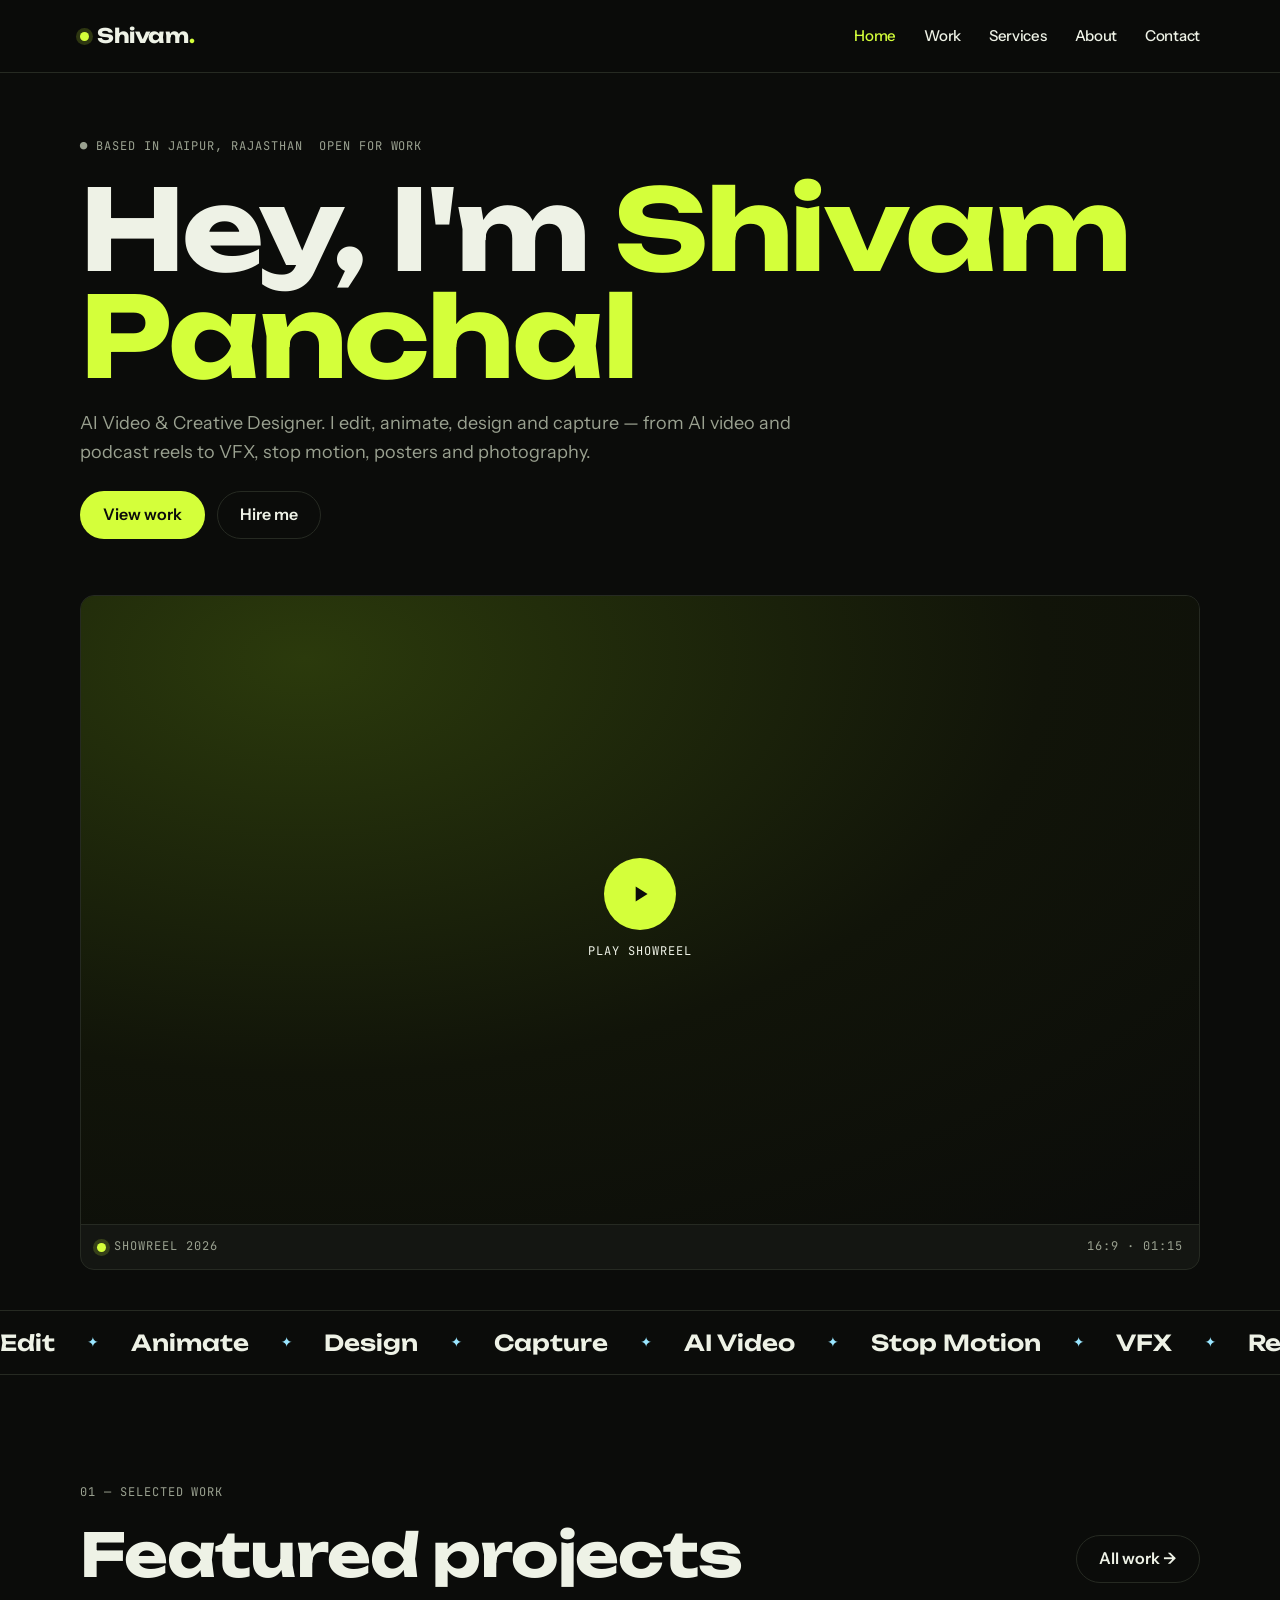
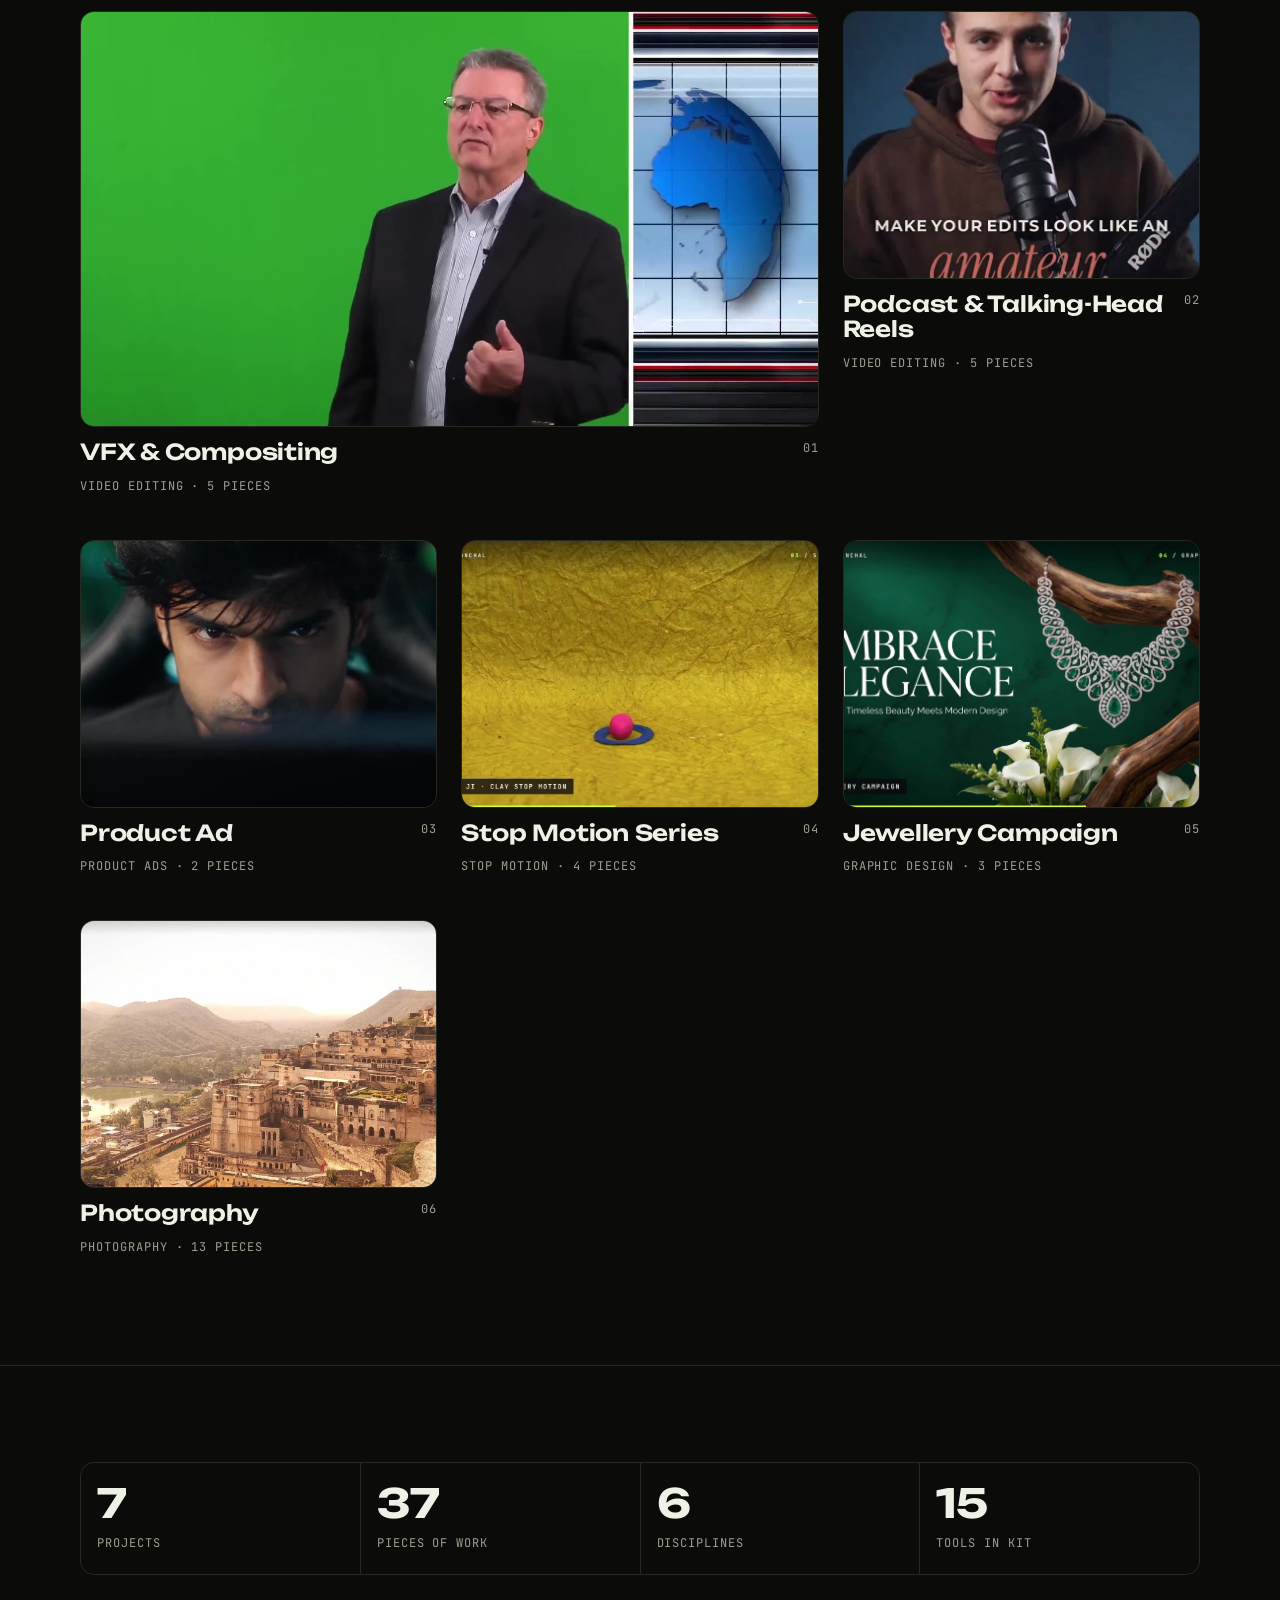
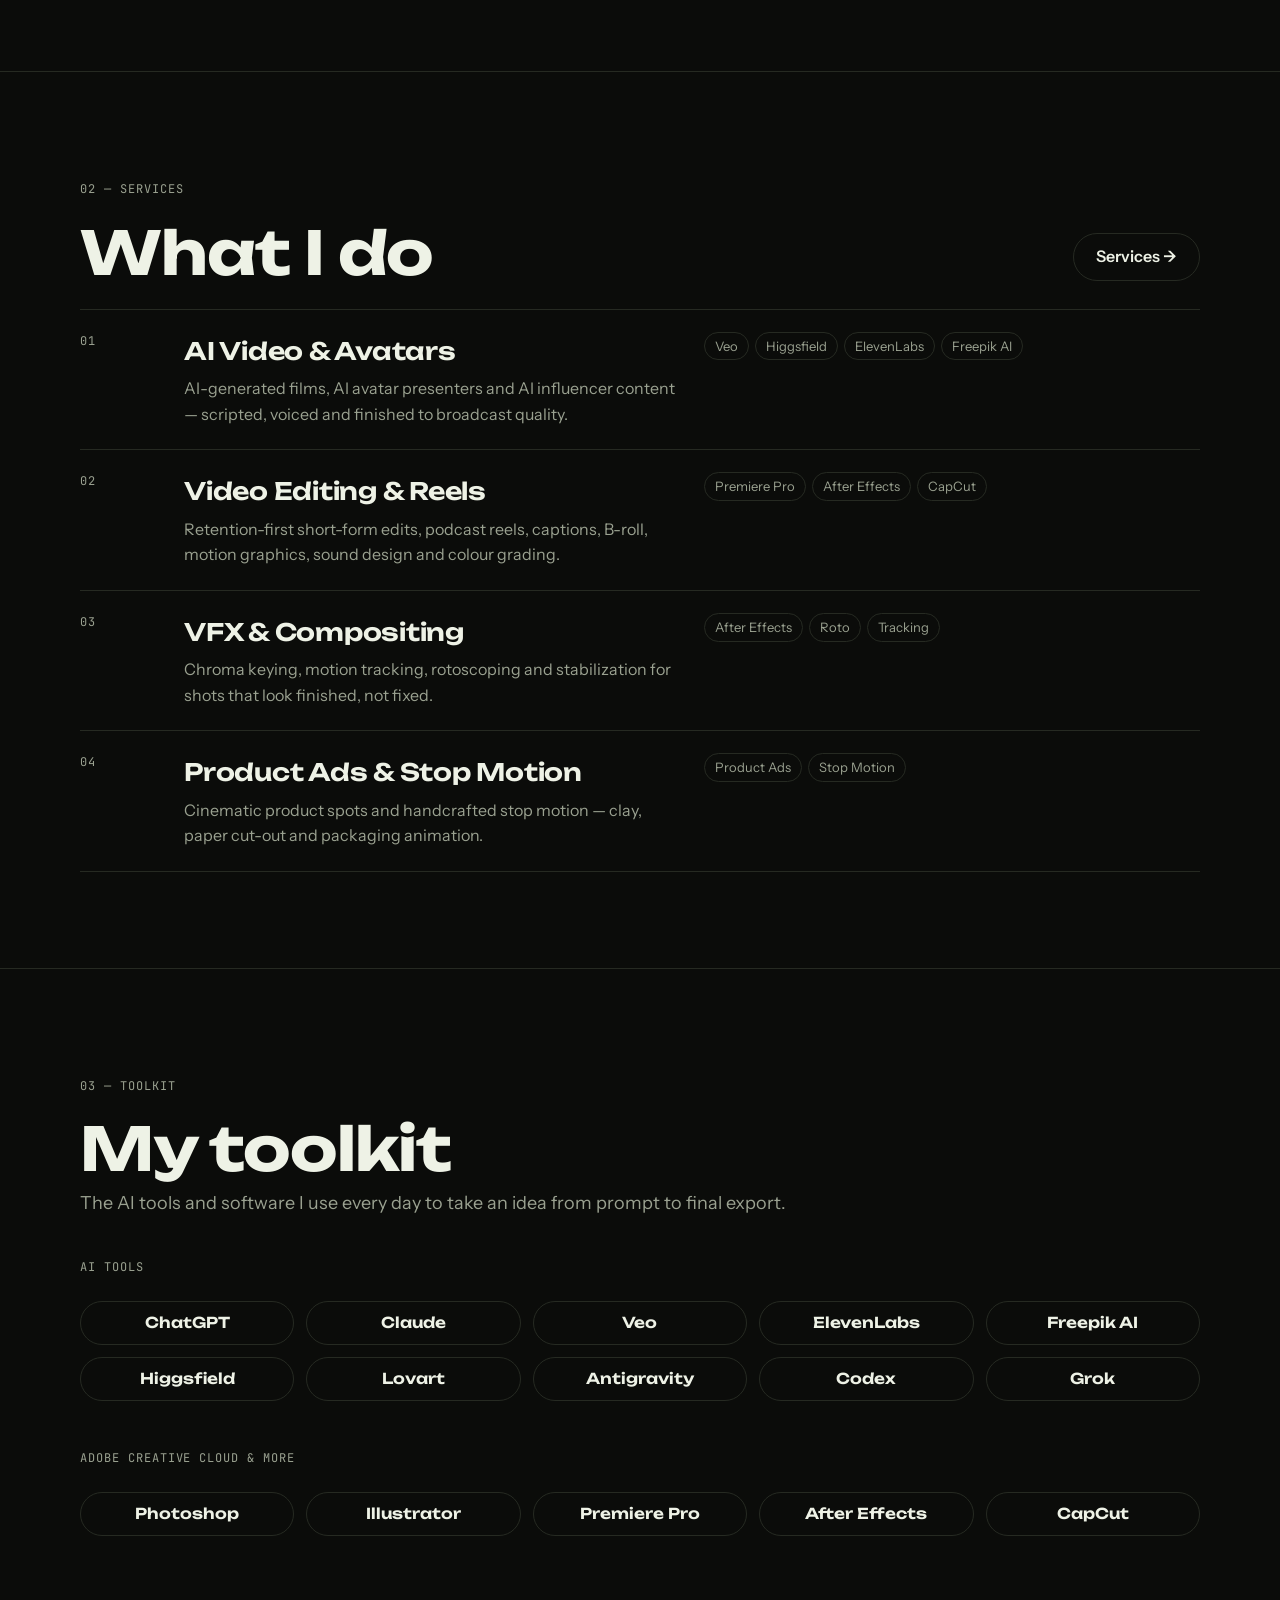
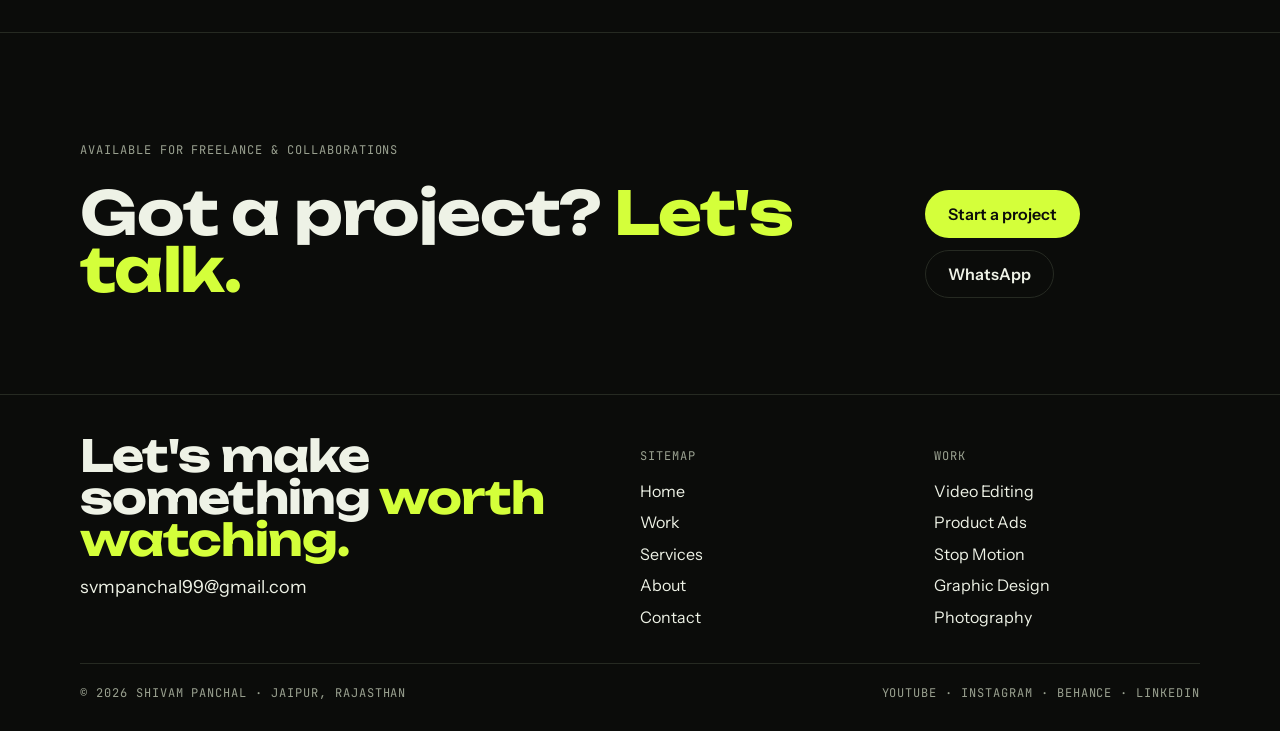
<file: index.html>
<!DOCTYPE html><html lang="en"><head><meta charSet="utf-8"/><meta name="viewport" content="width=device-width, initial-scale=1"/><link rel="preload" as="image" href="./work/vfx-compositing/chroma-key.jpg"/><link rel="preload" as="image" href="./work/podcast-reels/3-mistakes.jpg"/><link rel="preconnect" href="https://fonts.googleapis.com"/><link rel="preconnect" href="https://fonts.gstatic.com" crossorigin=""/><meta name="theme-color" content="#0b0c0a"/><title>Shivam Panchal — AI Video &amp; Creative Designer</title><meta name="description" content="Showreel &amp; portfolio of Shivam Panchal — AI video, AI avatar &amp; influencer content, reels editing, graphic design and photography from Jaipur."/><link rel="canonical" href="https://www.shivampanchal.com/"/><meta property="og:title" content="Shivam Panchal — AI Video &amp; Creative Designer"/><meta property="og:description" content="Showreel &amp; portfolio of Shivam Panchal — AI video, AI avatar &amp; influencer content, reels editing, graphic design and photography from Jaipur."/><meta property="og:url" content="https://www.shivampanchal.com/"/><meta property="og:site_name" content="Shivam Panchal"/><meta property="og:image" content="https://www.shivampanchal.com/showreel-poster.jpg"/><meta property="og:type" content="website"/><meta name="twitter:card" content="summary_large_image"/><meta name="twitter:title" content="Shivam Panchal — AI Video &amp; Creative Designer"/><meta name="twitter:description" content="Showreel &amp; portfolio of Shivam Panchal — AI video, AI avatar &amp; influencer content, reels editing, graphic design and photography from Jaipur."/><meta name="twitter:image" content="https://www.shivampanchal.com/showreel-poster.jpg"/><link rel="stylesheet" href="https://fonts.googleapis.com/css2?family=Unbounded:wght@500;600;700;800&amp;family=Instrument+Sans:wght@400;500;600&amp;family=JetBrains+Mono:wght@400;500&amp;display=swap"/><link rel="stylesheet" href="./assets/style.css"/><script src="./assets/site.js" defer></script></head><body><a class="skip" href="#main">Skip to content</a><header class="header"><div class="container"><div class="header__bar"><a class="logo" aria-label="Shivam Panchal — home" href="./index.html"><span class="rec" aria-hidden="true"></span><span>Shivam<span class="accent">.</span></span></a><button class="menu-btn" aria-expanded="false" aria-controls="site-nav">Menu</button></div><nav id="site-nav" class="nav " aria-label="Main"><ul><li><a aria-current="page" href="./index.html">Home<span>0<!-- -->1</span></a></li><li><a href="./work/index.html">Work<span>0<!-- -->2</span></a></li><li><a href="./services/index.html">Services<span>0<!-- -->3</span></a></li><li><a href="./about/index.html">About<span>0<!-- -->4</span></a></li><li><a href="./contact/index.html">Contact<span>0<!-- -->5</span></a></li></ul></nav></div></header><main id="main"><section class="hero"><div class="container"><div class="hero__meta"><span class="mono">● Based in <!-- -->Jaipur, Rajasthan</span><span class="mono">Open for work</span></div><h1 class="display hero__title">Hey, I&#x27;m <em>Shivam Panchal</em></h1><p class="lead">AI Video &amp; Creative Designer<!-- -->. I edit, animate, design and capture — from AI video and podcast reels to VFX, stop motion, posters and photography.</p><div class="hero__cta"><a class="btn btn--primary" href="./work/index.html">View work</a><a class="btn btn--ghost" href="./contact/index.html">Hire me</a></div></div></section><section aria-label="Showreel"><div class="container" style="padding-bottom:40px"><figure class="reel" style="margin:0" data-src="./showreel.mp4" data-poster="./showreel-poster.jpg"><div class="reel__screen"><button class="reel__play" aria-label="Play showreel"><span class="reel__play-icon" aria-hidden="true"><svg width="26" height="26" viewBox="0 0 24 24" fill="var(--on-accent)"><path d="M8 5v14l11-7z"></path></svg></span><span class="mono" style="color:var(--text)">Play showreel</span></button></div><figcaption class="reel__bar"><span class="mono" style="display:flex;align-items:center;gap:8px"><span class="rec" aria-hidden="true"></span> Showreel 2026</span><span class="mono">16:9 · <!-- -->01:15</span></figcaption></figure></div></section><div class="ticker" aria-hidden="true"><div class="ticker__track"><span class="ticker__item">Edit</span><span class="ticker__item">Animate</span><span class="ticker__item">Design</span><span class="ticker__item">Capture</span><span class="ticker__item">AI Video</span><span class="ticker__item">Stop Motion</span><span class="ticker__item">VFX</span><span class="ticker__item">Reels</span><span class="ticker__item">Edit</span><span class="ticker__item">Animate</span><span class="ticker__item">Design</span><span class="ticker__item">Capture</span><span class="ticker__item">AI Video</span><span class="ticker__item">Stop Motion</span><span class="ticker__item">VFX</span><span class="ticker__item">Reels</span></div></div><section class="section"><div class="container"><div class="section-head"><p class="mono">01 — Selected work</p><div class="section-head__row"><h2 class="display">Featured projects</h2><a class="btn btn--ghost" href="./work/index.html">All work →</a></div></div><div class="grid grid--feature"><a class="card" href="./work/vfx-compositing/index.html"><div class="card__thumb"><div class="media-box " style="--t1:#1c2a1a;--t2:#0e0f0c"><img src="./work/vfx-compositing/chroma-key.jpg" alt="Chroma Key — green screen to news studio" loading="eager"/></div></div><div class="card__body"><div><h3 class="card__title">VFX &amp; Compositing</h3><p class="mono">Video Editing<!-- --> · <!-- -->5<!-- --> <!-- -->pieces</p></div><span class="mono" aria-hidden="true">01</span></div></a><a class="card" href="./work/podcast-reels/index.html"><div class="card__thumb"><div class="media-box " style="--t1:#2a1f33;--t2:#0e0d10"><img src="./work/podcast-reels/3-mistakes.jpg" alt="3 Mistakes" loading="eager"/></div></div><div class="card__body"><div><h3 class="card__title">Podcast &amp; Talking-Head Reels</h3><p class="mono">Video Editing<!-- --> · <!-- -->5<!-- --> <!-- -->pieces</p></div><span class="mono" aria-hidden="true">02</span></div></a><a class="card" href="./work/product-ads/index.html"><div class="card__thumb"><div class="media-box " style="--t1:#0f2a12;--t2:#060806"><img src="./work/product-ads/monster-energy.jpg" alt="Monster Energy — 26s spot" loading="lazy"/></div></div><div class="card__body"><div><h3 class="card__title">Product Ad</h3><p class="mono">Product Ads<!-- --> · <!-- -->2<!-- --> <!-- -->pieces</p></div><span class="mono" aria-hidden="true">03</span></div></a><a class="card" href="./work/stop-motion-series/index.html"><div class="card__thumb"><div class="media-box " style="--t1:#4a3a08;--t2:#140f02"><img src="./work/stop-motion-series/ganesh-ji.jpg" alt="Ganesh Ji — clay stop motion" loading="lazy"/></div></div><div class="card__body"><div><h3 class="card__title">Stop Motion Series</h3><p class="mono">Stop Motion<!-- --> · <!-- -->4<!-- --> <!-- -->pieces</p></div><span class="mono" aria-hidden="true">04</span></div></a><a class="card" href="./work/jewellery-campaign/index.html"><div class="card__thumb"><div class="media-box " style="--t1:#0e2a22;--t2:#05100c"><img src="./work/jewellery-campaign/embrace-elegance.jpg" alt="Embrace Elegance" loading="lazy"/></div></div><div class="card__body"><div><h3 class="card__title">Jewellery Campaign</h3><p class="mono">Graphic Design<!-- --> · <!-- -->3<!-- --> <!-- -->pieces</p></div><span class="mono" aria-hidden="true">05</span></div></a><a class="card" href="./work/bundi-frames/index.html"><div class="card__thumb"><div class="media-box " style="--t1:#2a2620;--t2:#0c0b09"><img src="./work/bundi-frames/bundi-palace.jpg" alt="Bundi Palace" loading="lazy"/></div></div><div class="card__body"><div><h3 class="card__title">Photography</h3><p class="mono">Photography<!-- --> · <!-- -->13<!-- --> <!-- -->pieces</p></div><span class="mono" aria-hidden="true">06</span></div></a></div></div></section><section class="section"><div class="container"><div class="stats"><div class="stat"><strong>7</strong><span class="mono">Projects</span></div><div class="stat"><strong>37</strong><span class="mono">Pieces of work</span></div><div class="stat"><strong>6</strong><span class="mono">Disciplines</span></div><div class="stat"><strong>15</strong><span class="mono">Tools in kit</span></div></div></div></section><section class="section"><div class="container"><div class="section-head"><p class="mono">02 — Services</p><div class="section-head__row"><h2 class="display">What I do</h2><a class="btn btn--ghost" href="./services/index.html">Services →</a></div></div><ol class="services"><li class="service"><span class="mono">01</span><div><h3>AI Video &amp; Avatars</h3><p>AI-generated films, AI avatar presenters and AI influencer content — scripted, voiced and finished to broadcast quality.</p></div><ul class="tags"><li>Veo</li><li>Higgsfield</li><li>ElevenLabs</li><li>Freepik AI</li></ul></li><li class="service"><span class="mono">02</span><div><h3>Video Editing &amp; Reels</h3><p>Retention-first short-form edits, podcast reels, captions, B-roll, motion graphics, sound design and colour grading.</p></div><ul class="tags"><li>Premiere Pro</li><li>After Effects</li><li>CapCut</li></ul></li><li class="service"><span class="mono">03</span><div><h3>VFX &amp; Compositing</h3><p>Chroma keying, motion tracking, rotoscoping and stabilization for shots that look finished, not fixed.</p></div><ul class="tags"><li>After Effects</li><li>Roto</li><li>Tracking</li></ul></li><li class="service"><span class="mono">04</span><div><h3>Product Ads &amp; Stop Motion</h3><p>Cinematic product spots and handcrafted stop motion — clay, paper cut-out and packaging animation.</p></div><ul class="tags"><li>Product Ads</li><li>Stop Motion</li></ul></li></ol></div></section><section class="section"><div class="container"><div class="section-head"><p class="mono">03 — Toolkit</p><div class="section-head__row"><h2 class="display">My toolkit</h2></div><p class="lead">The AI tools and software I use every day to take an idea from prompt to final export.</p></div><div class="toolkit"><div class="toolkit__group"><p class="mono">AI Tools</p><ul class="toolkit__list"><li>ChatGPT</li><li>Claude</li><li>Veo</li><li>ElevenLabs</li><li>Freepik AI</li><li>Higgsfield</li><li>Lovart</li><li>Antigravity</li><li>Codex</li><li>Grok</li></ul></div><div class="toolkit__group"><p class="mono">Adobe Creative Cloud &amp; More</p><ul class="toolkit__list"><li>Photoshop</li><li>Illustrator</li><li>Premiere Pro</li><li>After Effects</li><li>CapCut</li></ul></div></div></div></section><section class="section"><div class="container cta-band"><div class="stack" style="gap:12px"><p class="mono">Available for freelance &amp; collaborations</p><h2 class="display">Got a project? <span class="accent">Let&#x27;s talk.</span></h2></div><div class="hero__cta" style="margin-top:0"><a class="btn btn--primary" href="./contact/index.html">Start a project</a><a href="https://wa.me/916378853658" class="btn btn--ghost" target="_blank" rel="noopener noreferrer">WhatsApp</a></div></div></section></main><footer class="footer"><div class="container"><div class="footer__grid"><div class="stack" style="gap:12px"><p class="display" style="font-size:clamp(26px, 6vw, 44px)">Let&#x27;s make something <span class="accent">worth watching.</span></p><a href="mailto:svmpanchal99@gmail.com" class="lead" style="color:var(--text)">svmpanchal99@gmail.com</a></div><div><p class="mono">Sitemap</p><ul><li><a href="./index.html">Home</a></li><li><a href="./work/index.html">Work</a></li><li><a href="./services/index.html">Services</a></li><li><a href="./about/index.html">About</a></li><li><a href="./contact/index.html">Contact</a></li></ul></div><div><p class="mono">Work</p><ul><li><a href="./work/index.html?category=editing">Video Editing</a></li><li><a href="./work/index.html?category=ads">Product Ads</a></li><li><a href="./work/index.html?category=stop-motion">Stop Motion</a></li><li><a href="./work/index.html?category=design">Graphic Design</a></li><li><a href="./work/index.html?category=photography">Photography</a></li></ul></div></div><div class="footer__bottom"><span class="mono">© <!-- -->2026<!-- --> <!-- -->Shivam Panchal<!-- --> · <!-- -->Jaipur, Rajasthan</span><span class="mono"><span><a href="https://www.youtube.com/@ShivammPanchall" target="_blank" rel="noopener noreferrer">YouTube</a></span><span> · <a href="https://www.instagram.com/shivam__panchall/" target="_blank" rel="noopener noreferrer">Instagram</a></span><span> · <a href="https://www.behance.net/shivampanchal8" target="_blank" rel="noopener noreferrer">Behance</a></span><span> · <a href="https://www.linkedin.com/in/shivam-panchal-155638215/" target="_blank" rel="noopener noreferrer">LinkedIn</a></span></span></div></div></footer></body></html>
</file>
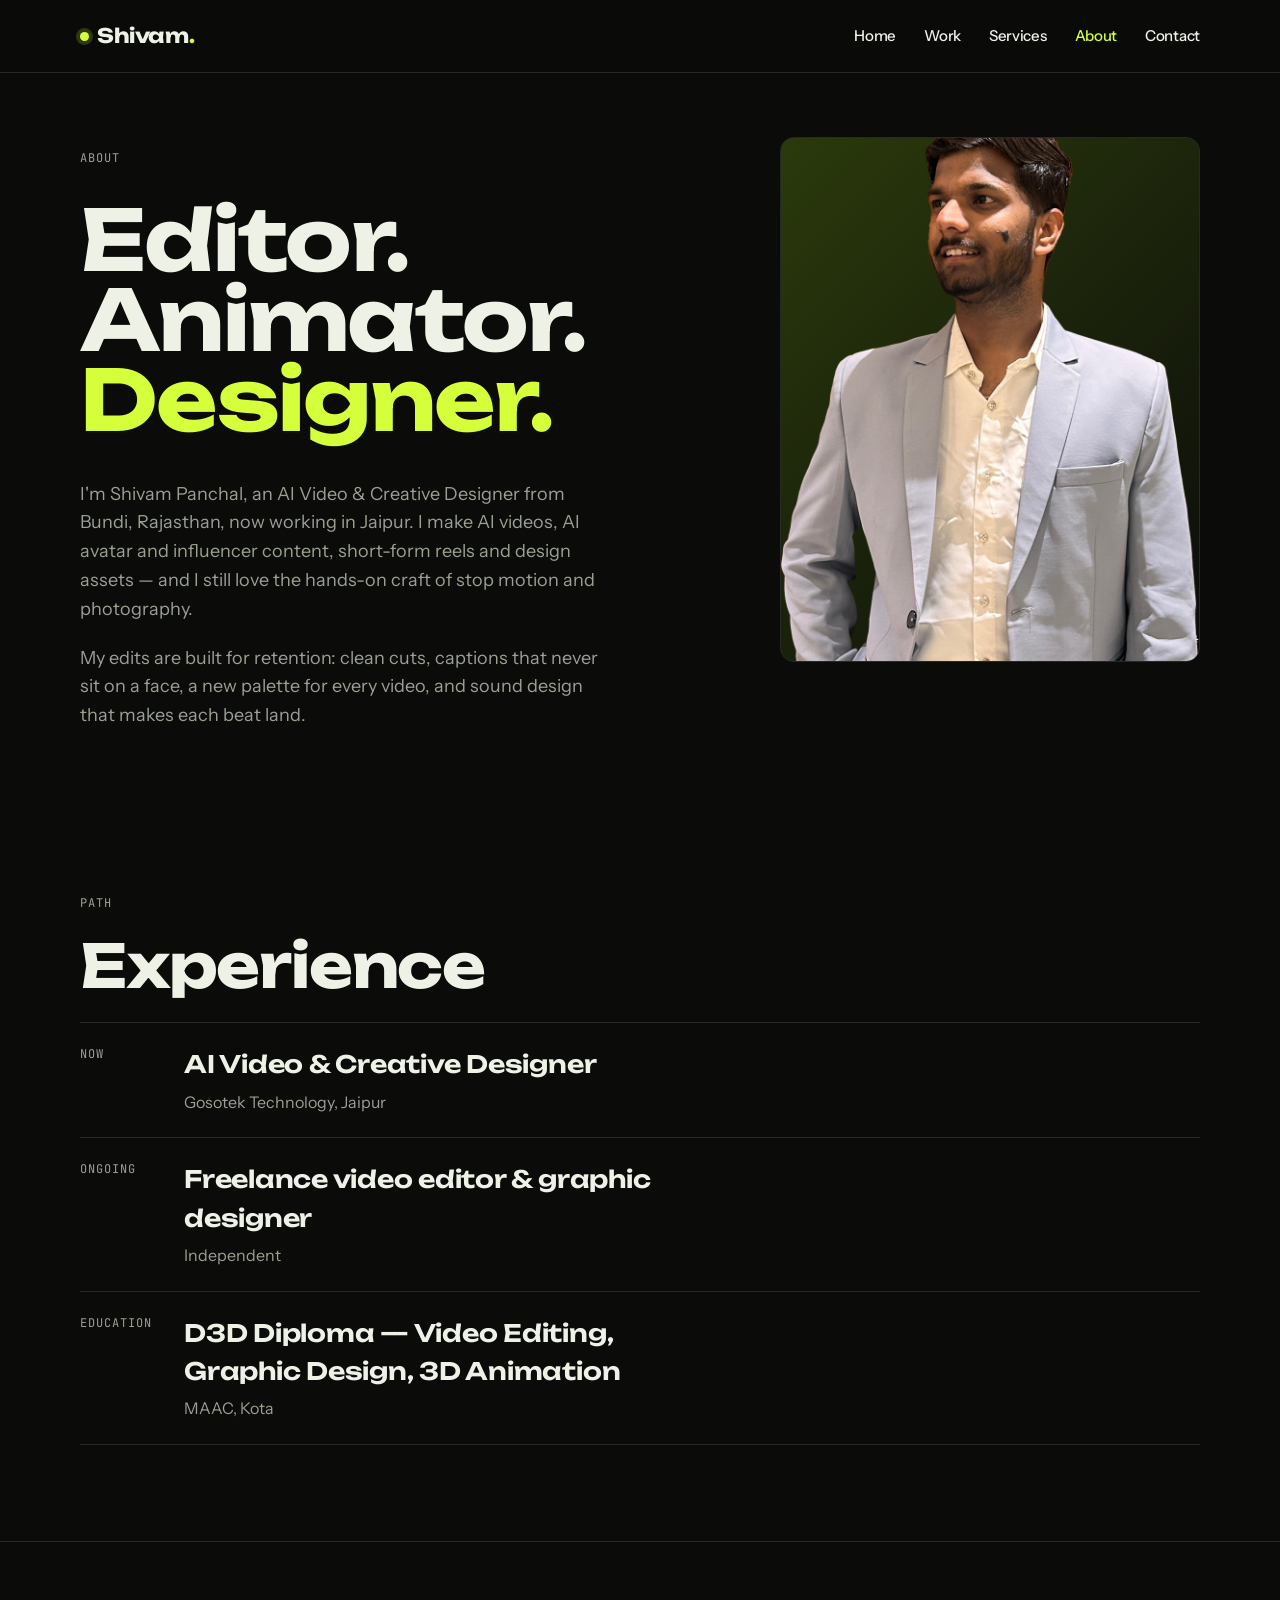
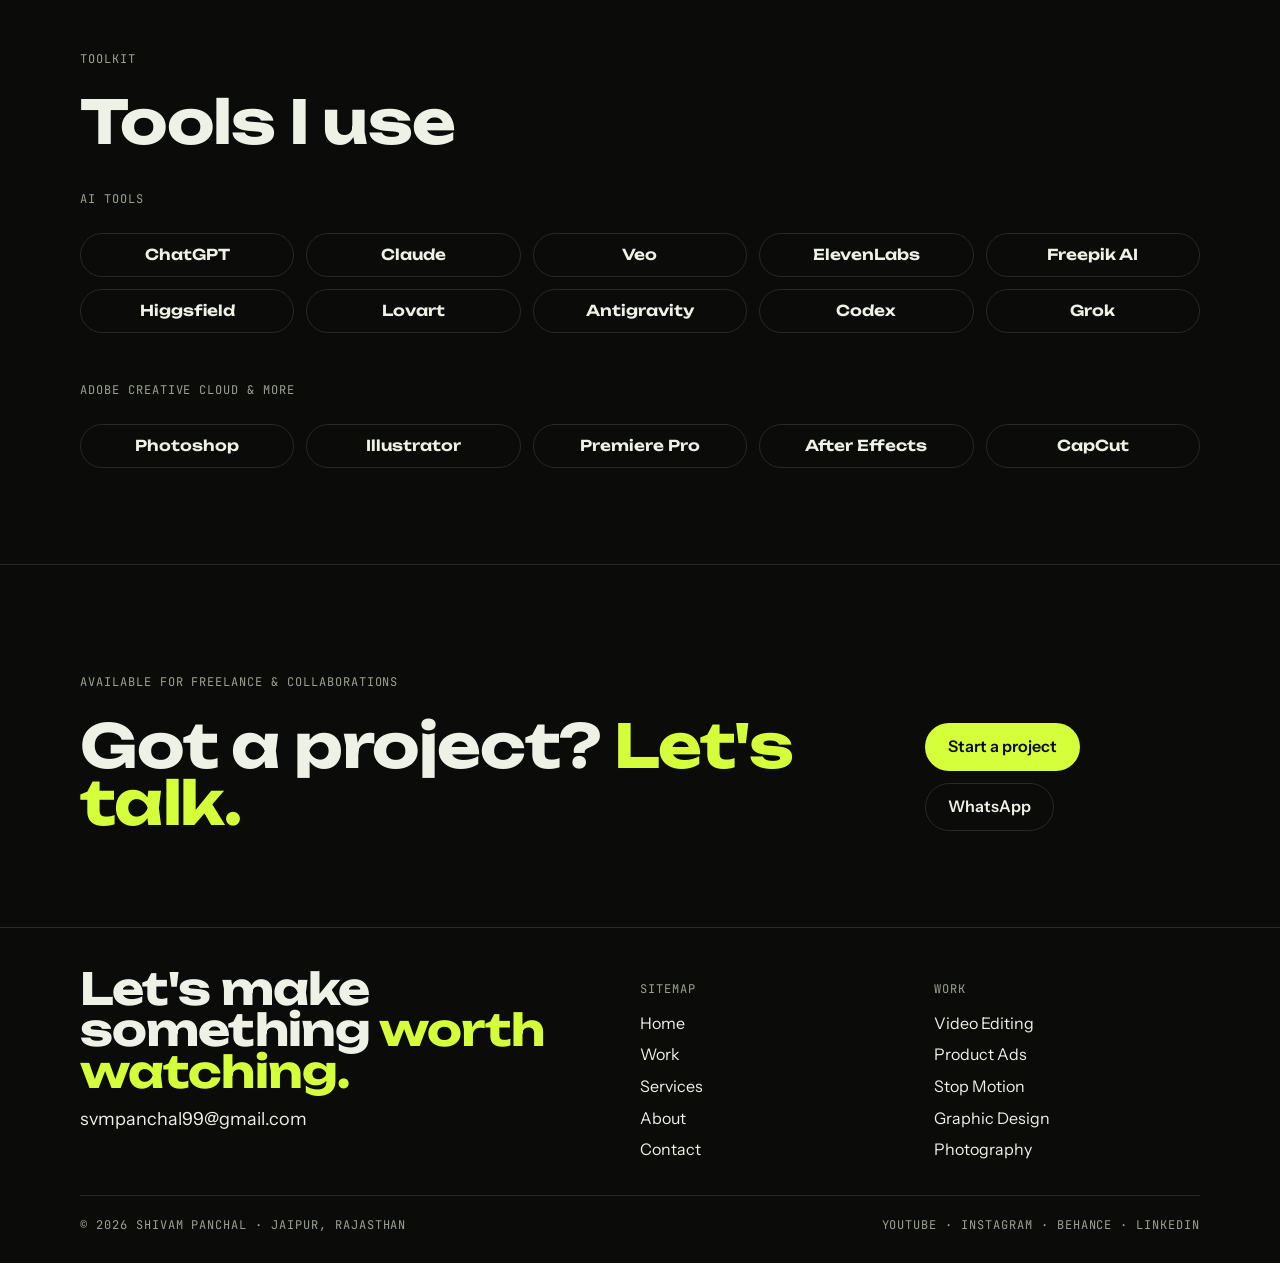
<file: about/index.html>
<!DOCTYPE html><html lang="en"><head><meta charSet="utf-8"/><meta name="viewport" content="width=device-width, initial-scale=1"/><link rel="preload" as="image" href="../me.png"/><link rel="preconnect" href="https://fonts.googleapis.com"/><link rel="preconnect" href="https://fonts.gstatic.com" crossorigin=""/><meta name="theme-color" content="#0b0c0a"/><title>About · Shivam Panchal</title><meta name="description" content="About Shivam Panchal — AI Video &amp; Creative Designer based in Jaipur, Rajasthan."/><link rel="canonical" href="https://www.shivampanchal.com/about/"/><meta property="og:title" content="About · Shivam Panchal"/><meta property="og:description" content="About Shivam Panchal — AI Video &amp; Creative Designer based in Jaipur, Rajasthan."/><meta property="og:url" content="https://www.shivampanchal.com/"/><meta property="og:site_name" content="Shivam Panchal"/><meta property="og:image" content="https://www.shivampanchal.com/showreel-poster.jpg"/><meta property="og:type" content="website"/><meta name="twitter:card" content="summary_large_image"/><meta name="twitter:title" content="About · Shivam Panchal"/><meta name="twitter:description" content="About Shivam Panchal — AI Video &amp; Creative Designer based in Jaipur, Rajasthan."/><meta name="twitter:image" content="https://www.shivampanchal.com/showreel-poster.jpg"/><link rel="stylesheet" href="https://fonts.googleapis.com/css2?family=Unbounded:wght@500;600;700;800&amp;family=Instrument+Sans:wght@400;500;600&amp;family=JetBrains+Mono:wght@400;500&amp;display=swap"/><link rel="stylesheet" href="../assets/style.css"/><script src="../assets/site.js" defer></script></head><body><a class="skip" href="#main">Skip to content</a><header class="header"><div class="container"><div class="header__bar"><a class="logo" aria-label="Shivam Panchal — home" href="../index.html"><span class="rec" aria-hidden="true"></span><span>Shivam<span class="accent">.</span></span></a><button class="menu-btn" aria-expanded="false" aria-controls="site-nav">Menu</button></div><nav id="site-nav" class="nav " aria-label="Main"><ul><li><a href="../index.html">Home<span>0<!-- -->1</span></a></li><li><a href="../work/index.html">Work<span>0<!-- -->2</span></a></li><li><a href="../services/index.html">Services<span>0<!-- -->3</span></a></li><li><a aria-current="page" href="../about/index.html">About<span>0<!-- -->4</span></a></li><li><a href="../contact/index.html">Contact<span>0<!-- -->5</span></a></li></ul></nav></div></header><main id="main"><section class="hero"><div class="container split"><div class="stack" style="gap:20px"><p class="mono">About</p><h1 class="display hero__title" style="font-size:clamp(34px, 9vw, 84px)">Editor. Animator. <em>Designer.</em></h1><p class="lead">I&#x27;m Shivam Panchal, an AI Video &amp; Creative Designer from Bundi, Rajasthan, now working in Jaipur. I make AI videos, AI avatar and influencer content, short-form reels and design assets — and I still love the hands-on craft of stop motion and photography.</p><p class="lead">My edits are built for retention: clean cuts, captions that never sit on a face, a new palette for every video, and sound design that makes each beat land.</p></div><div class="about-photo"><div class="media-box " style="--t1:#2b3a0c;--t2:#0b0c0a;aspect-ratio:4 / 5"><img src="../me.png" alt="Portrait of Shivam Panchal" loading="eager"/></div></div></div></section><section class="section"><div class="container"><div class="section-head"><p class="mono">Path</p><div class="section-head__row"><h2 class="display">Experience</h2></div></div><ol class="services"><li class="service"><span class="mono">Now</span><div><h3>AI Video &amp; Creative Designer</h3><p>Gosotek Technology, Jaipur</p></div></li><li class="service"><span class="mono">Ongoing</span><div><h3>Freelance video editor &amp; graphic designer</h3><p>Independent</p></div></li><li class="service"><span class="mono">Education</span><div><h3>D3D Diploma — Video Editing, Graphic Design, 3D Animation</h3><p>MAAC, Kota</p></div></li></ol></div></section><section class="section"><div class="container"><div class="section-head"><p class="mono">Toolkit</p><div class="section-head__row"><h2 class="display">Tools I use</h2></div></div><div class="toolkit"><div class="toolkit__group"><p class="mono">AI Tools</p><ul class="toolkit__list"><li>ChatGPT</li><li>Claude</li><li>Veo</li><li>ElevenLabs</li><li>Freepik AI</li><li>Higgsfield</li><li>Lovart</li><li>Antigravity</li><li>Codex</li><li>Grok</li></ul></div><div class="toolkit__group"><p class="mono">Adobe Creative Cloud &amp; More</p><ul class="toolkit__list"><li>Photoshop</li><li>Illustrator</li><li>Premiere Pro</li><li>After Effects</li><li>CapCut</li></ul></div></div></div></section><section class="section"><div class="container cta-band"><div class="stack" style="gap:12px"><p class="mono">Available for freelance &amp; collaborations</p><h2 class="display">Got a project? <span class="accent">Let&#x27;s talk.</span></h2></div><div class="hero__cta" style="margin-top:0"><a class="btn btn--primary" href="../contact/index.html">Start a project</a><a href="https://wa.me/916378853658" class="btn btn--ghost" target="_blank" rel="noopener noreferrer">WhatsApp</a></div></div></section></main><footer class="footer"><div class="container"><div class="footer__grid"><div class="stack" style="gap:12px"><p class="display" style="font-size:clamp(26px, 6vw, 44px)">Let&#x27;s make something <span class="accent">worth watching.</span></p><a href="mailto:svmpanchal99@gmail.com" class="lead" style="color:var(--text)">svmpanchal99@gmail.com</a></div><div><p class="mono">Sitemap</p><ul><li><a href="../index.html">Home</a></li><li><a href="../work/index.html">Work</a></li><li><a href="../services/index.html">Services</a></li><li><a href="../about/index.html">About</a></li><li><a href="../contact/index.html">Contact</a></li></ul></div><div><p class="mono">Work</p><ul><li><a href="../work/index.html?category=editing">Video Editing</a></li><li><a href="../work/index.html?category=ads">Product Ads</a></li><li><a href="../work/index.html?category=stop-motion">Stop Motion</a></li><li><a href="../work/index.html?category=design">Graphic Design</a></li><li><a href="../work/index.html?category=photography">Photography</a></li></ul></div></div><div class="footer__bottom"><span class="mono">© <!-- -->2026<!-- --> <!-- -->Shivam Panchal<!-- --> · <!-- -->Jaipur, Rajasthan</span><span class="mono"><span><a href="https://www.youtube.com/@ShivammPanchall" target="_blank" rel="noopener noreferrer">YouTube</a></span><span> · <a href="https://www.instagram.com/shivam__panchall/" target="_blank" rel="noopener noreferrer">Instagram</a></span><span> · <a href="https://www.behance.net/shivampanchal8" target="_blank" rel="noopener noreferrer">Behance</a></span><span> · <a href="https://www.linkedin.com/in/shivam-panchal-155638215/" target="_blank" rel="noopener noreferrer">LinkedIn</a></span></span></div></div></footer></body></html>
</file>
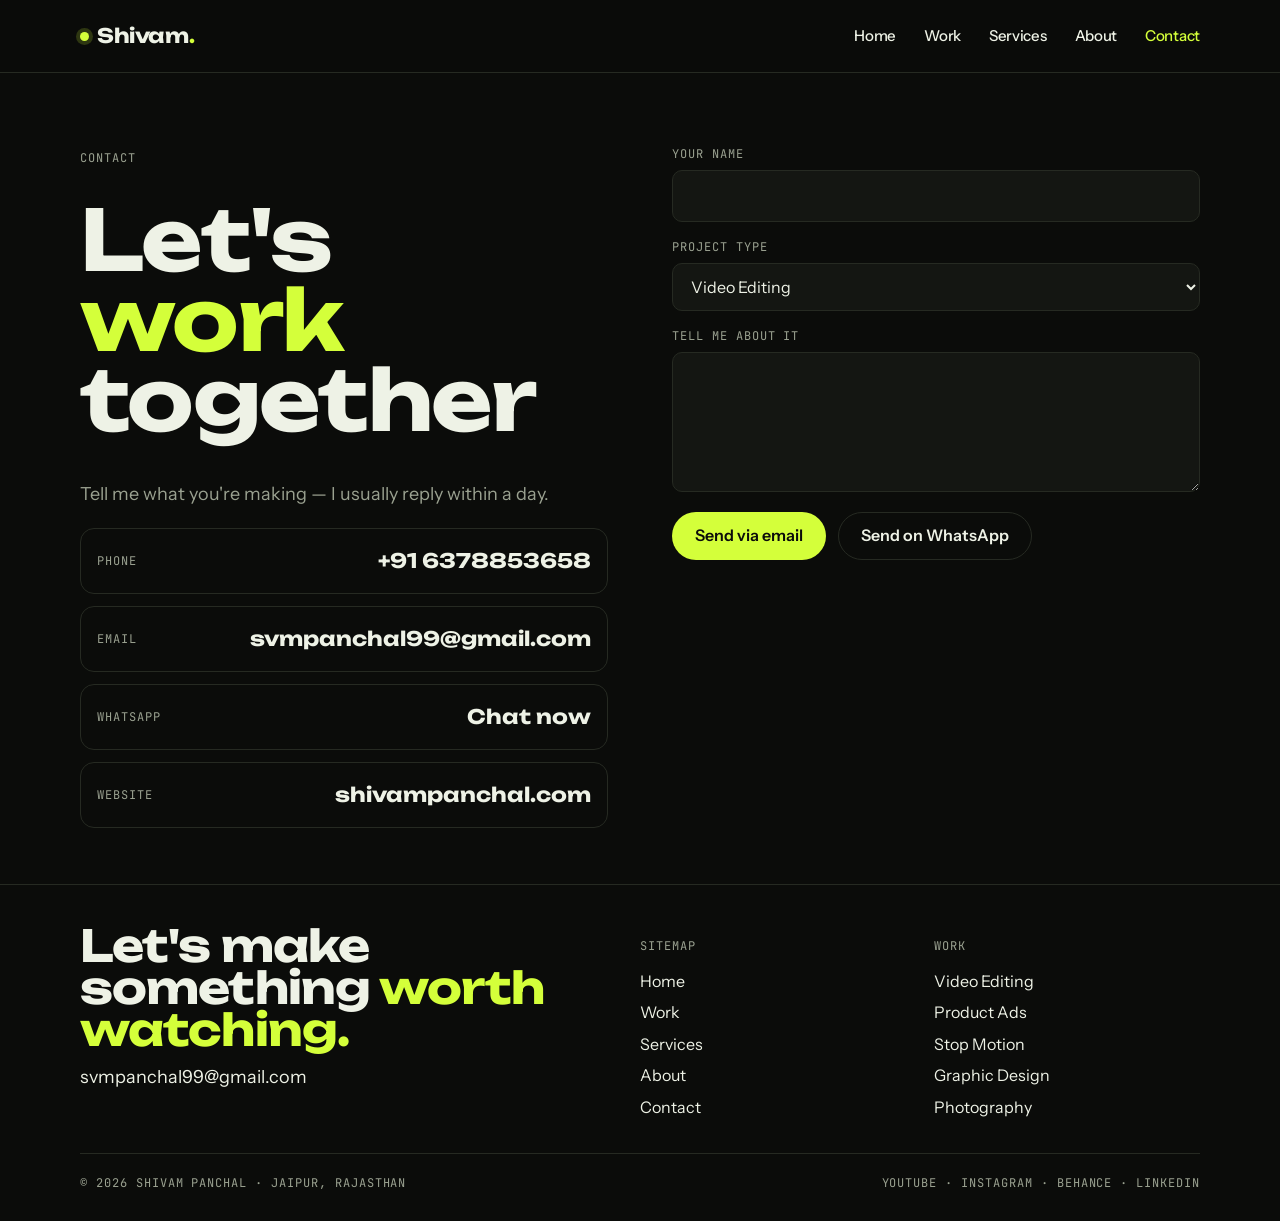
<file: contact/index.html>
<!DOCTYPE html><html lang="en"><head><meta charSet="utf-8"/><meta name="viewport" content="width=device-width, initial-scale=1"/><link rel="preconnect" href="https://fonts.googleapis.com"/><link rel="preconnect" href="https://fonts.gstatic.com" crossorigin=""/><meta name="theme-color" content="#0b0c0a"/><title>Contact · Shivam Panchal</title><meta name="description" content="Hire Shivam Panchal for AI video, editing, design and photography."/><link rel="canonical" href="https://www.shivampanchal.com/contact/"/><meta property="og:title" content="Contact · Shivam Panchal"/><meta property="og:description" content="Hire Shivam Panchal for AI video, editing, design and photography."/><meta property="og:url" content="https://www.shivampanchal.com/"/><meta property="og:site_name" content="Shivam Panchal"/><meta property="og:image" content="https://www.shivampanchal.com/showreel-poster.jpg"/><meta property="og:type" content="website"/><meta name="twitter:card" content="summary_large_image"/><meta name="twitter:title" content="Contact · Shivam Panchal"/><meta name="twitter:description" content="Hire Shivam Panchal for AI video, editing, design and photography."/><meta name="twitter:image" content="https://www.shivampanchal.com/showreel-poster.jpg"/><link rel="stylesheet" href="https://fonts.googleapis.com/css2?family=Unbounded:wght@500;600;700;800&amp;family=Instrument+Sans:wght@400;500;600&amp;family=JetBrains+Mono:wght@400;500&amp;display=swap"/><link rel="stylesheet" href="../assets/style.css"/><script src="../assets/site.js" defer></script></head><body><a class="skip" href="#main">Skip to content</a><header class="header"><div class="container"><div class="header__bar"><a class="logo" aria-label="Shivam Panchal — home" href="../index.html"><span class="rec" aria-hidden="true"></span><span>Shivam<span class="accent">.</span></span></a><button class="menu-btn" aria-expanded="false" aria-controls="site-nav">Menu</button></div><nav id="site-nav" class="nav " aria-label="Main"><ul><li><a href="../index.html">Home<span>0<!-- -->1</span></a></li><li><a href="../work/index.html">Work<span>0<!-- -->2</span></a></li><li><a href="../services/index.html">Services<span>0<!-- -->3</span></a></li><li><a href="../about/index.html">About<span>0<!-- -->4</span></a></li><li><a aria-current="page" href="../contact/index.html">Contact<span>0<!-- -->5</span></a></li></ul></nav></div></header><main id="main"><section class="hero"><div class="container split"><div class="stack" style="gap:20px"><p class="mono">Contact</p><h1 class="display hero__title" style="font-size:clamp(34px, 9vw, 84px)">Let&#x27;s <em>work</em> together</h1><p class="lead">Tell me what you&#x27;re making — I usually reply within a day.</p><div class="contact-links"><a href="tel:+916378853658" rel="noopener noreferrer"><span class="mono">Phone</span><strong>+91 6378853658</strong></a><a href="mailto:svmpanchal99@gmail.com" rel="noopener noreferrer"><span class="mono">Email</span><strong>svmpanchal99@gmail.com</strong></a><a href="https://wa.me/916378853658" target="_blank" rel="noopener noreferrer"><span class="mono">WhatsApp</span><strong>Chat now</strong></a><a href="https://www.shivampanchal.com" target="_blank" rel="noopener noreferrer"><span class="mono">Website</span><strong>shivampanchal.com</strong></a></div></div><div style="padding-top:8px"><form class="form"><div class="field"><label class="mono" for="name">Your name</label><input id="name" required="" autoComplete="name" value=""/></div><div class="field"><label class="mono" for="type">Project type</label><select id="type"><option>AI Video</option><option selected="">Video Editing</option><option>Reels</option><option>Product Ad</option><option>Stop Motion</option><option>Graphic Design</option><option>Photography</option><option>Other</option></select></div><div class="field"><label class="mono" for="message">Tell me about it</label><textarea id="message" required=""></textarea></div><div class="hero__cta" style="margin-top:4px"><button type="submit" class="btn btn--primary">Send via email</button><a class="btn btn--ghost" href="https://wa.me/916378853658?text=Hi%20Shivam%2C%20I&#x27;m%20%E2%80%94.%0AProject%3A%20Video%20Editing%0A%0A" target="_blank" rel="noopener noreferrer">Send on WhatsApp</a></div></form></div></div></section></main><footer class="footer"><div class="container"><div class="footer__grid"><div class="stack" style="gap:12px"><p class="display" style="font-size:clamp(26px, 6vw, 44px)">Let&#x27;s make something <span class="accent">worth watching.</span></p><a href="mailto:svmpanchal99@gmail.com" class="lead" style="color:var(--text)">svmpanchal99@gmail.com</a></div><div><p class="mono">Sitemap</p><ul><li><a href="../index.html">Home</a></li><li><a href="../work/index.html">Work</a></li><li><a href="../services/index.html">Services</a></li><li><a href="../about/index.html">About</a></li><li><a href="../contact/index.html">Contact</a></li></ul></div><div><p class="mono">Work</p><ul><li><a href="../work/index.html?category=editing">Video Editing</a></li><li><a href="../work/index.html?category=ads">Product Ads</a></li><li><a href="../work/index.html?category=stop-motion">Stop Motion</a></li><li><a href="../work/index.html?category=design">Graphic Design</a></li><li><a href="../work/index.html?category=photography">Photography</a></li></ul></div></div><div class="footer__bottom"><span class="mono">© <!-- -->2026<!-- --> <!-- -->Shivam Panchal<!-- --> · <!-- -->Jaipur, Rajasthan</span><span class="mono"><span><a href="https://www.youtube.com/@ShivammPanchall" target="_blank" rel="noopener noreferrer">YouTube</a></span><span> · <a href="https://www.instagram.com/shivam__panchall/" target="_blank" rel="noopener noreferrer">Instagram</a></span><span> · <a href="https://www.behance.net/shivampanchal8" target="_blank" rel="noopener noreferrer">Behance</a></span><span> · <a href="https://www.linkedin.com/in/shivam-panchal-155638215/" target="_blank" rel="noopener noreferrer">LinkedIn</a></span></span></div></div></footer></body></html>
</file>
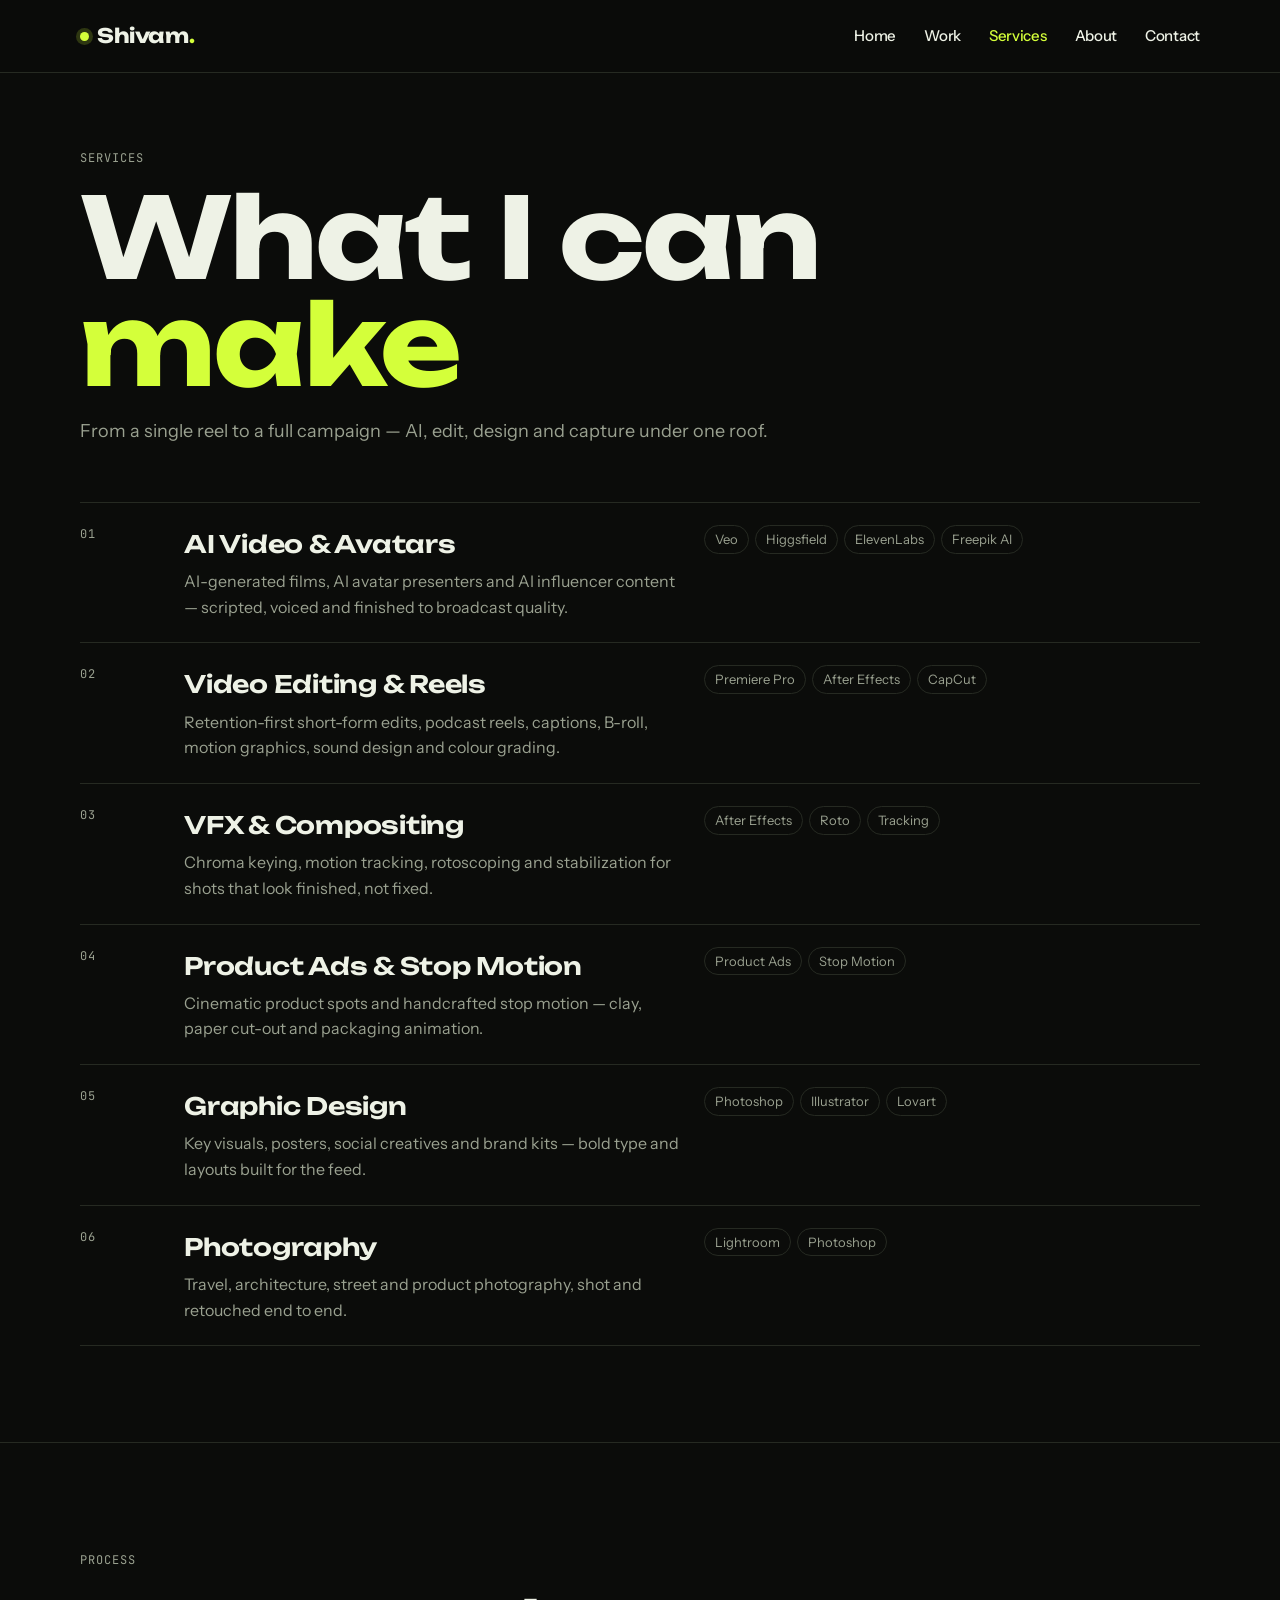
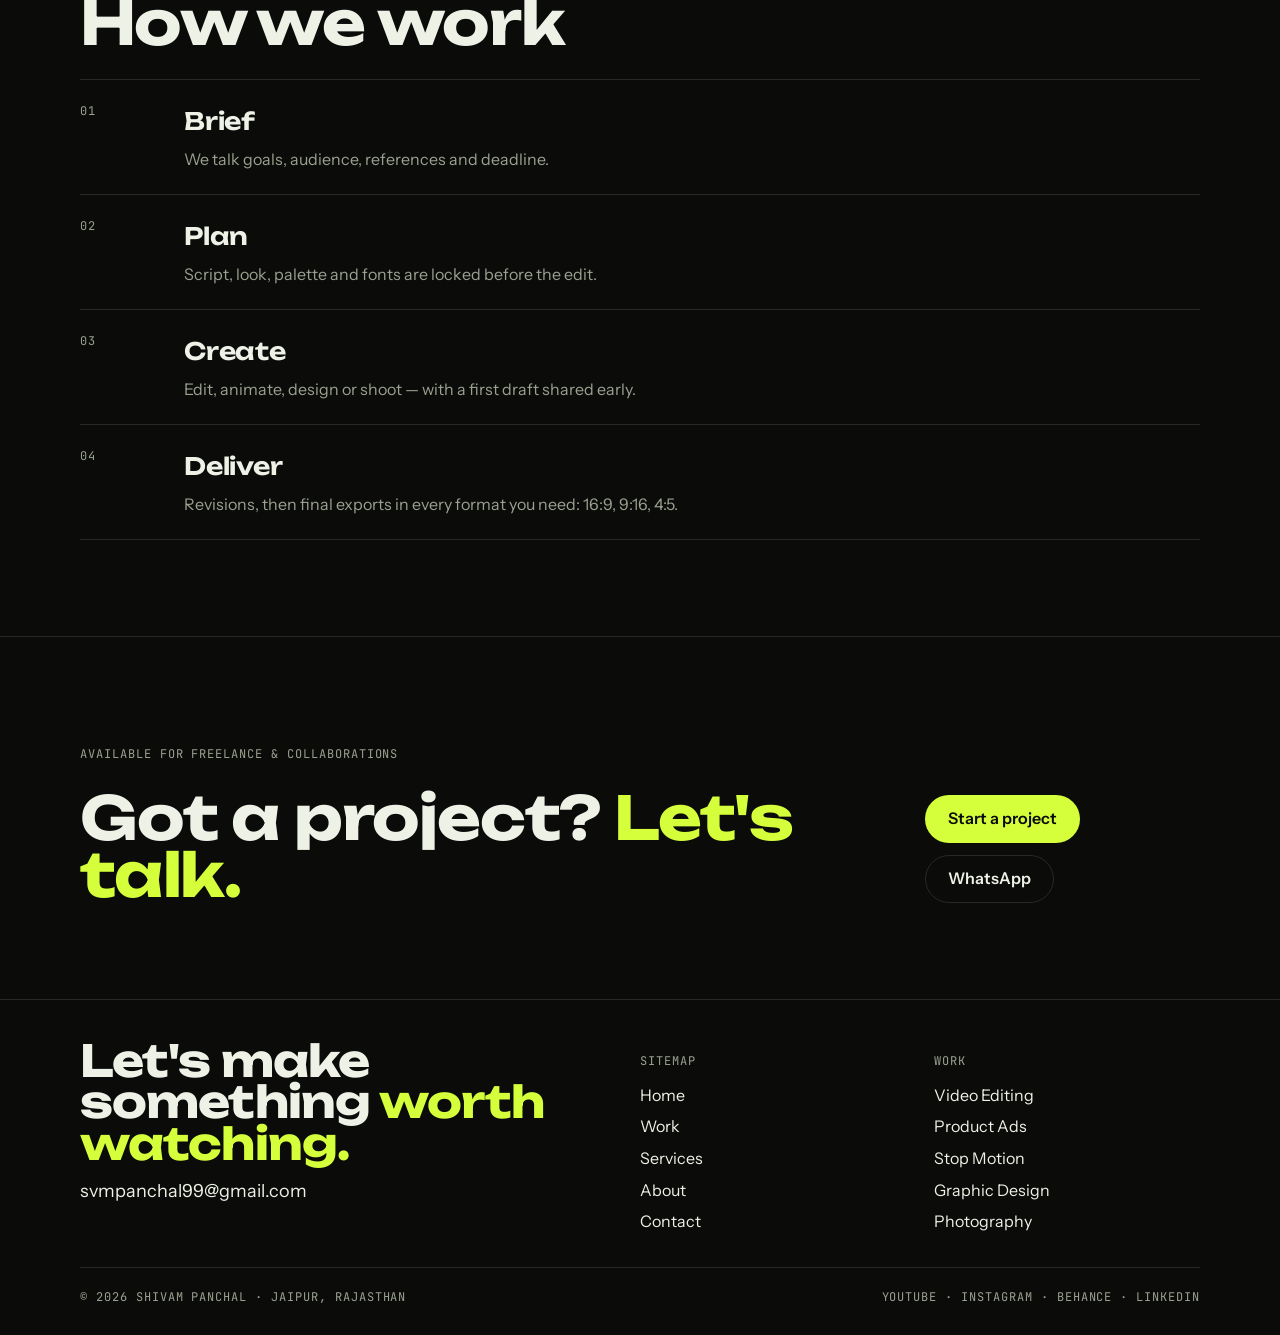
<file: services/index.html>
<!DOCTYPE html><html lang="en"><head><meta charSet="utf-8"/><meta name="viewport" content="width=device-width, initial-scale=1"/><link rel="preconnect" href="https://fonts.googleapis.com"/><link rel="preconnect" href="https://fonts.gstatic.com" crossorigin=""/><meta name="theme-color" content="#0b0c0a"/><title>Services · Shivam Panchal</title><meta name="description" content="AI video, video editing, VFX, product ads, stop motion, graphic design and photography services."/><link rel="canonical" href="https://www.shivampanchal.com/services/"/><meta property="og:title" content="Services · Shivam Panchal"/><meta property="og:description" content="AI video, video editing, VFX, product ads, stop motion, graphic design and photography services."/><meta property="og:url" content="https://www.shivampanchal.com/"/><meta property="og:site_name" content="Shivam Panchal"/><meta property="og:image" content="https://www.shivampanchal.com/showreel-poster.jpg"/><meta property="og:type" content="website"/><meta name="twitter:card" content="summary_large_image"/><meta name="twitter:title" content="Services · Shivam Panchal"/><meta name="twitter:description" content="AI video, video editing, VFX, product ads, stop motion, graphic design and photography services."/><meta name="twitter:image" content="https://www.shivampanchal.com/showreel-poster.jpg"/><link rel="stylesheet" href="https://fonts.googleapis.com/css2?family=Unbounded:wght@500;600;700;800&amp;family=Instrument+Sans:wght@400;500;600&amp;family=JetBrains+Mono:wght@400;500&amp;display=swap"/><link rel="stylesheet" href="../assets/style.css"/><script src="../assets/site.js" defer></script></head><body><a class="skip" href="#main">Skip to content</a><header class="header"><div class="container"><div class="header__bar"><a class="logo" aria-label="Shivam Panchal — home" href="../index.html"><span class="rec" aria-hidden="true"></span><span>Shivam<span class="accent">.</span></span></a><button class="menu-btn" aria-expanded="false" aria-controls="site-nav">Menu</button></div><nav id="site-nav" class="nav " aria-label="Main"><ul><li><a href="../index.html">Home<span>0<!-- -->1</span></a></li><li><a href="../work/index.html">Work<span>0<!-- -->2</span></a></li><li><a aria-current="page" href="../services/index.html">Services<span>0<!-- -->3</span></a></li><li><a href="../about/index.html">About<span>0<!-- -->4</span></a></li><li><a href="../contact/index.html">Contact<span>0<!-- -->5</span></a></li></ul></nav></div></header><main id="main"><section class="hero"><div class="container"><p class="mono" style="margin-bottom:16px">Services</p><h1 class="display hero__title">What I can <em>make</em></h1><p class="lead">From a single reel to a full campaign — AI, edit, design and capture under one roof.</p></div></section><section class="section" style="padding-top:0"><div class="container"><ol class="services"><li class="service"><span class="mono">01</span><div><h3>AI Video &amp; Avatars</h3><p>AI-generated films, AI avatar presenters and AI influencer content — scripted, voiced and finished to broadcast quality.</p></div><ul class="tags"><li>Veo</li><li>Higgsfield</li><li>ElevenLabs</li><li>Freepik AI</li></ul></li><li class="service"><span class="mono">02</span><div><h3>Video Editing &amp; Reels</h3><p>Retention-first short-form edits, podcast reels, captions, B-roll, motion graphics, sound design and colour grading.</p></div><ul class="tags"><li>Premiere Pro</li><li>After Effects</li><li>CapCut</li></ul></li><li class="service"><span class="mono">03</span><div><h3>VFX &amp; Compositing</h3><p>Chroma keying, motion tracking, rotoscoping and stabilization for shots that look finished, not fixed.</p></div><ul class="tags"><li>After Effects</li><li>Roto</li><li>Tracking</li></ul></li><li class="service"><span class="mono">04</span><div><h3>Product Ads &amp; Stop Motion</h3><p>Cinematic product spots and handcrafted stop motion — clay, paper cut-out and packaging animation.</p></div><ul class="tags"><li>Product Ads</li><li>Stop Motion</li></ul></li><li class="service"><span class="mono">05</span><div><h3>Graphic Design</h3><p>Key visuals, posters, social creatives and brand kits — bold type and layouts built for the feed.</p></div><ul class="tags"><li>Photoshop</li><li>Illustrator</li><li>Lovart</li></ul></li><li class="service"><span class="mono">06</span><div><h3>Photography</h3><p>Travel, architecture, street and product photography, shot and retouched end to end.</p></div><ul class="tags"><li>Lightroom</li><li>Photoshop</li></ul></li></ol></div></section><section class="section"><div class="container"><div class="section-head"><p class="mono">Process</p><div class="section-head__row"><h2 class="display">How we work</h2></div></div><ol class="services"><li class="service"><span class="mono">01</span><div><h3>Brief</h3><p>We talk goals, audience, references and deadline.</p></div><ul class="tags"></ul></li><li class="service"><span class="mono">02</span><div><h3>Plan</h3><p>Script, look, palette and fonts are locked before the edit.</p></div><ul class="tags"></ul></li><li class="service"><span class="mono">03</span><div><h3>Create</h3><p>Edit, animate, design or shoot — with a first draft shared early.</p></div><ul class="tags"></ul></li><li class="service"><span class="mono">04</span><div><h3>Deliver</h3><p>Revisions, then final exports in every format you need: 16:9, 9:16, 4:5.</p></div><ul class="tags"></ul></li></ol></div></section><section class="section"><div class="container cta-band"><div class="stack" style="gap:12px"><p class="mono">Available for freelance &amp; collaborations</p><h2 class="display">Got a project? <span class="accent">Let&#x27;s talk.</span></h2></div><div class="hero__cta" style="margin-top:0"><a class="btn btn--primary" href="../contact/index.html">Start a project</a><a href="https://wa.me/916378853658" class="btn btn--ghost" target="_blank" rel="noopener noreferrer">WhatsApp</a></div></div></section></main><footer class="footer"><div class="container"><div class="footer__grid"><div class="stack" style="gap:12px"><p class="display" style="font-size:clamp(26px, 6vw, 44px)">Let&#x27;s make something <span class="accent">worth watching.</span></p><a href="mailto:svmpanchal99@gmail.com" class="lead" style="color:var(--text)">svmpanchal99@gmail.com</a></div><div><p class="mono">Sitemap</p><ul><li><a href="../index.html">Home</a></li><li><a href="../work/index.html">Work</a></li><li><a href="../services/index.html">Services</a></li><li><a href="../about/index.html">About</a></li><li><a href="../contact/index.html">Contact</a></li></ul></div><div><p class="mono">Work</p><ul><li><a href="../work/index.html?category=editing">Video Editing</a></li><li><a href="../work/index.html?category=ads">Product Ads</a></li><li><a href="../work/index.html?category=stop-motion">Stop Motion</a></li><li><a href="../work/index.html?category=design">Graphic Design</a></li><li><a href="../work/index.html?category=photography">Photography</a></li></ul></div></div><div class="footer__bottom"><span class="mono">© <!-- -->2026<!-- --> <!-- -->Shivam Panchal<!-- --> · <!-- -->Jaipur, Rajasthan</span><span class="mono"><span><a href="https://www.youtube.com/@ShivammPanchall" target="_blank" rel="noopener noreferrer">YouTube</a></span><span> · <a href="https://www.instagram.com/shivam__panchall/" target="_blank" rel="noopener noreferrer">Instagram</a></span><span> · <a href="https://www.behance.net/shivampanchal8" target="_blank" rel="noopener noreferrer">Behance</a></span><span> · <a href="https://www.linkedin.com/in/shivam-panchal-155638215/" target="_blank" rel="noopener noreferrer">LinkedIn</a></span></span></div></div></footer></body></html>
</file>
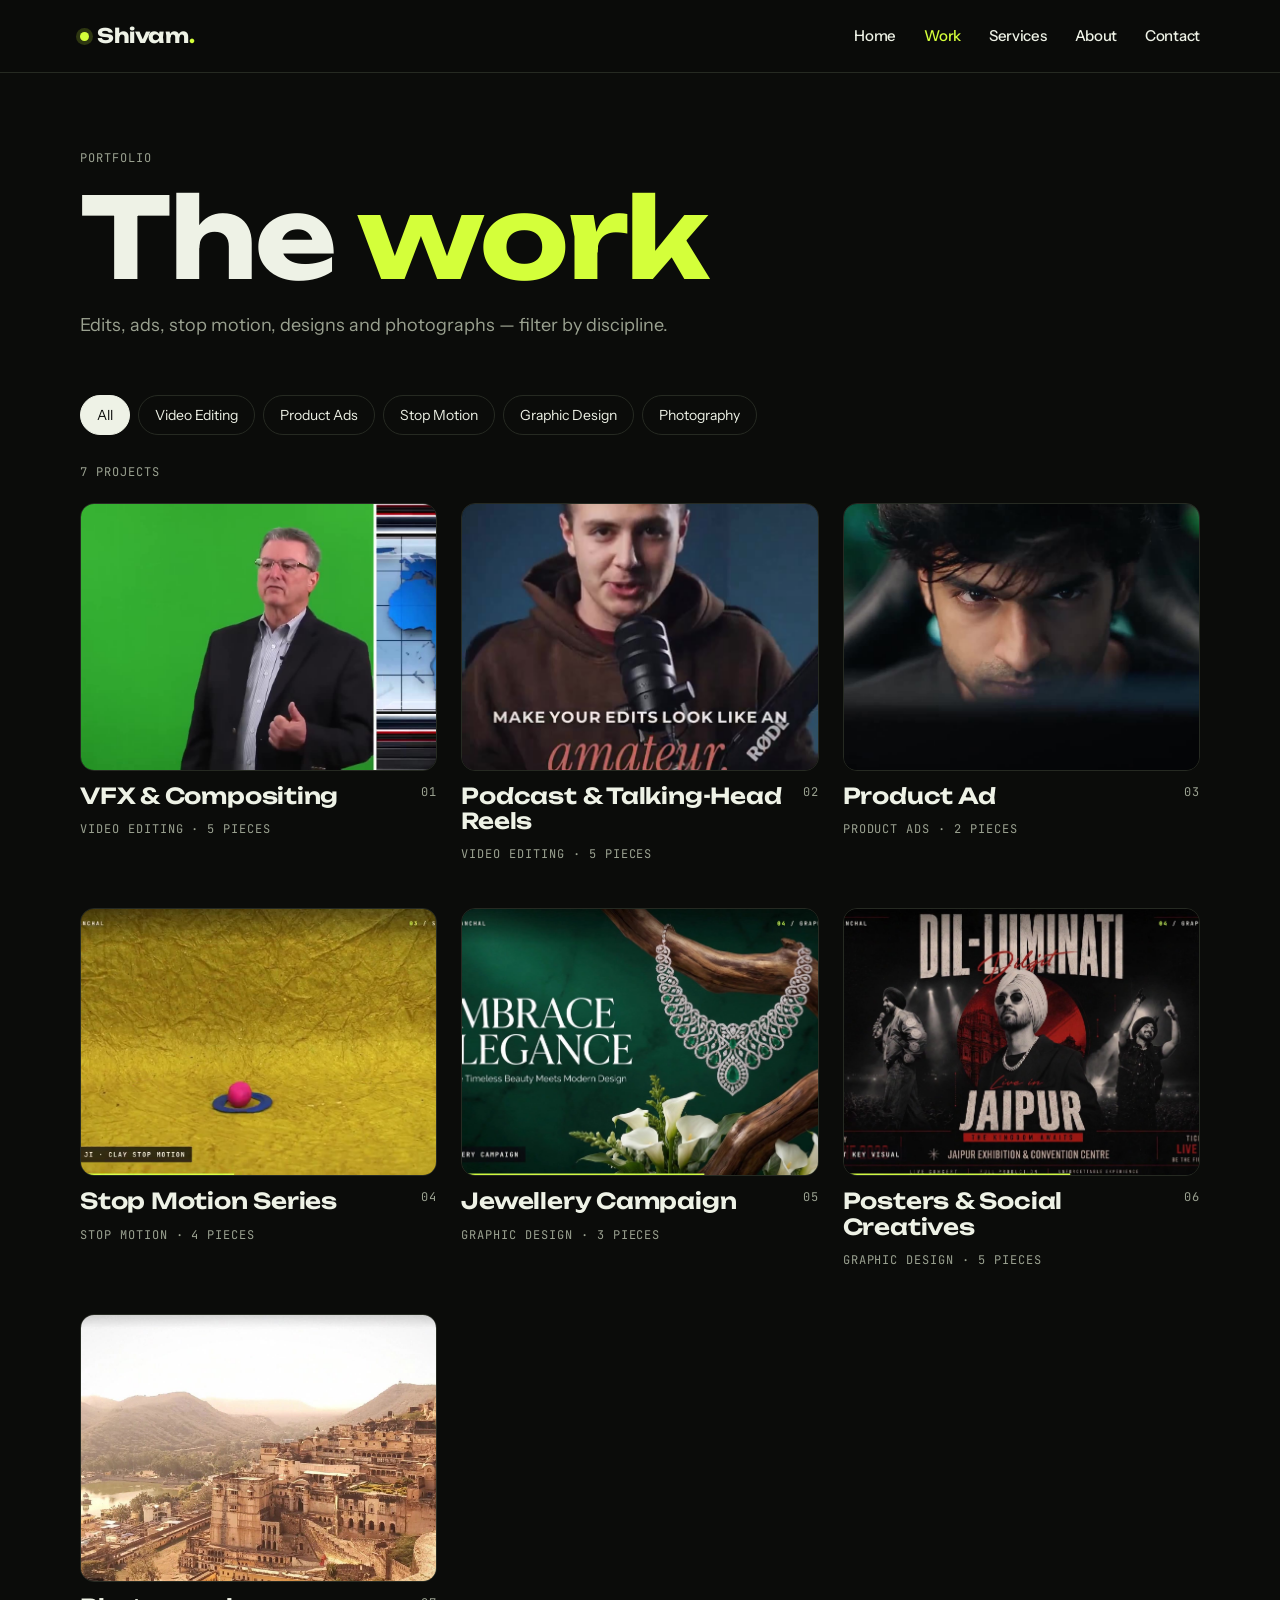
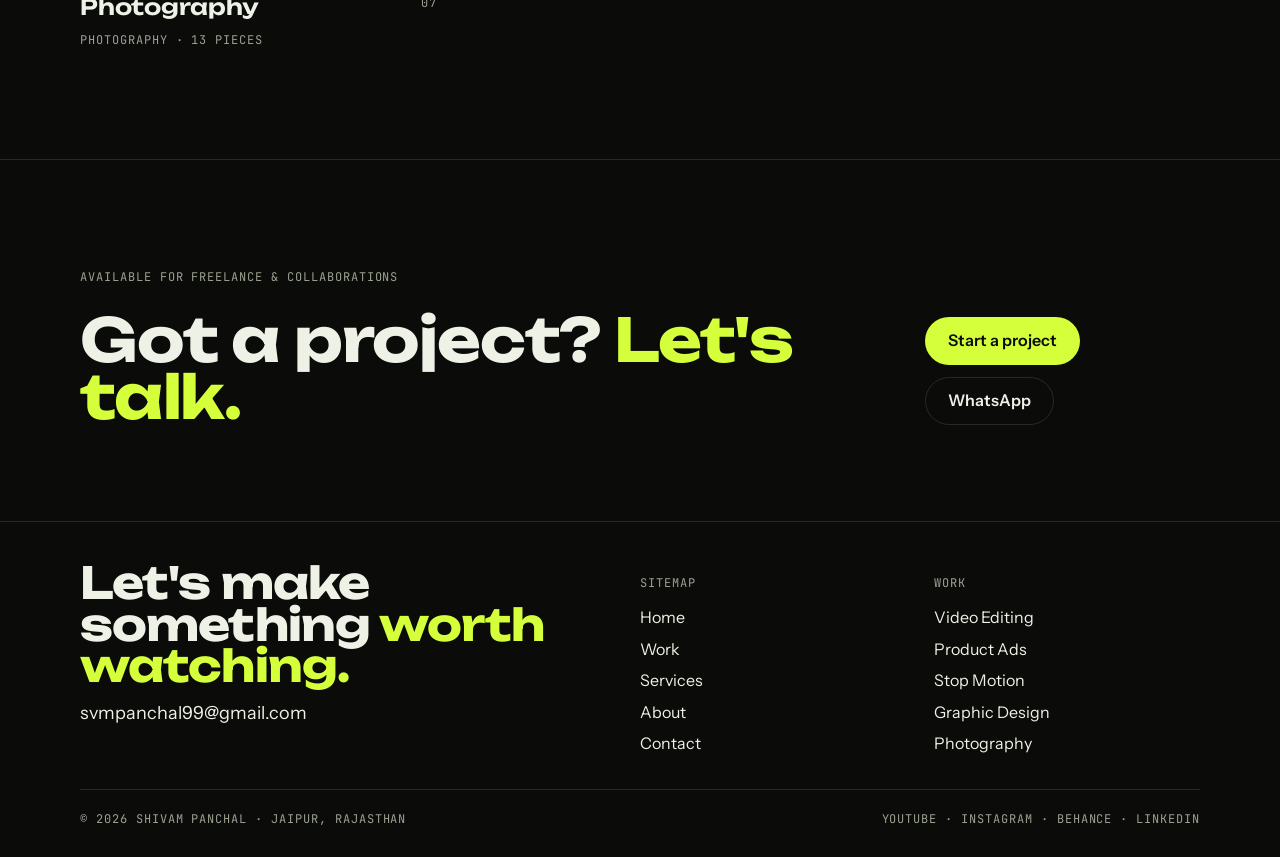
<file: work/index.html>
<!DOCTYPE html><html lang="en"><head><meta charSet="utf-8"/><meta name="viewport" content="width=device-width, initial-scale=1"/><link rel="preload" as="image" href="../work/vfx-compositing/chroma-key.jpg"/><link rel="preload" as="image" href="../work/podcast-reels/3-mistakes.jpg"/><link rel="preconnect" href="https://fonts.googleapis.com"/><link rel="preconnect" href="https://fonts.gstatic.com" crossorigin=""/><meta name="theme-color" content="#0b0c0a"/><title>Work · Shivam Panchal</title><meta name="description" content="Video editing, VFX, product ads, stop motion, graphic design and photography by Shivam Panchal."/><link rel="canonical" href="https://www.shivampanchal.com/work/"/><meta property="og:title" content="Work · Shivam Panchal"/><meta property="og:description" content="Video editing, VFX, product ads, stop motion, graphic design and photography by Shivam Panchal."/><meta property="og:url" content="https://www.shivampanchal.com/"/><meta property="og:site_name" content="Shivam Panchal"/><meta property="og:image" content="https://www.shivampanchal.com/showreel-poster.jpg"/><meta property="og:type" content="website"/><meta name="twitter:card" content="summary_large_image"/><meta name="twitter:title" content="Work · Shivam Panchal"/><meta name="twitter:description" content="Video editing, VFX, product ads, stop motion, graphic design and photography by Shivam Panchal."/><meta name="twitter:image" content="https://www.shivampanchal.com/showreel-poster.jpg"/><link rel="stylesheet" href="https://fonts.googleapis.com/css2?family=Unbounded:wght@500;600;700;800&amp;family=Instrument+Sans:wght@400;500;600&amp;family=JetBrains+Mono:wght@400;500&amp;display=swap"/><link rel="stylesheet" href="../assets/style.css"/><script src="../assets/site.js" defer></script></head><body><a class="skip" href="#main">Skip to content</a><header class="header"><div class="container"><div class="header__bar"><a class="logo" aria-label="Shivam Panchal — home" href="../index.html"><span class="rec" aria-hidden="true"></span><span>Shivam<span class="accent">.</span></span></a><button class="menu-btn" aria-expanded="false" aria-controls="site-nav">Menu</button></div><nav id="site-nav" class="nav " aria-label="Main"><ul><li><a href="../index.html">Home<span>0<!-- -->1</span></a></li><li><a aria-current="page" href="../work/index.html">Work<span>0<!-- -->2</span></a></li><li><a href="../services/index.html">Services<span>0<!-- -->3</span></a></li><li><a href="../about/index.html">About<span>0<!-- -->4</span></a></li><li><a href="../contact/index.html">Contact<span>0<!-- -->5</span></a></li></ul></nav></div></header><main id="main"><section class="hero"><div class="container"><p class="mono" style="margin-bottom:16px">Portfolio</p><h1 class="display hero__title">The <em>work</em></h1><p class="lead">Edits, ads, stop motion, designs and photographs — filter by discipline.</p></div></section><section class="section" style="padding-top:0"><div class="container"><div class="filters" role="group" aria-label="Filter work by category"><button class="chip" data-filter="all" aria-pressed="true">All</button><button class="chip" data-filter="editing" aria-pressed="false">Video Editing</button><button class="chip" data-filter="ads" aria-pressed="false">Product Ads</button><button class="chip" data-filter="stop-motion" aria-pressed="false">Stop Motion</button><button class="chip" data-filter="design" aria-pressed="false">Graphic Design</button><button class="chip" data-filter="photography" aria-pressed="false">Photography</button></div><p class="mono" aria-live="polite" style="margin-bottom:20px"><span data-count="true">7</span> projects</p><div class="grid"><div data-cat="editing" class="grid__cell"><a class="card" href="../work/vfx-compositing/index.html"><div class="card__thumb"><div class="media-box " style="--t1:#1c2a1a;--t2:#0e0f0c"><img src="../work/vfx-compositing/chroma-key.jpg" alt="Chroma Key — green screen to news studio" loading="eager"/></div></div><div class="card__body"><div><h3 class="card__title">VFX &amp; Compositing</h3><p class="mono">Video Editing<!-- --> · <!-- -->5<!-- --> <!-- -->pieces</p></div><span class="mono" aria-hidden="true">01</span></div></a></div><div data-cat="editing" class="grid__cell"><a class="card" href="../work/podcast-reels/index.html"><div class="card__thumb"><div class="media-box " style="--t1:#2a1f33;--t2:#0e0d10"><img src="../work/podcast-reels/3-mistakes.jpg" alt="3 Mistakes" loading="eager"/></div></div><div class="card__body"><div><h3 class="card__title">Podcast &amp; Talking-Head Reels</h3><p class="mono">Video Editing<!-- --> · <!-- -->5<!-- --> <!-- -->pieces</p></div><span class="mono" aria-hidden="true">02</span></div></a></div><div data-cat="ads" class="grid__cell"><a class="card" href="../work/product-ads/index.html"><div class="card__thumb"><div class="media-box " style="--t1:#0f2a12;--t2:#060806"><img src="../work/product-ads/monster-energy.jpg" alt="Monster Energy — 26s spot" loading="lazy"/></div></div><div class="card__body"><div><h3 class="card__title">Product Ad</h3><p class="mono">Product Ads<!-- --> · <!-- -->2<!-- --> <!-- -->pieces</p></div><span class="mono" aria-hidden="true">03</span></div></a></div><div data-cat="stop-motion" class="grid__cell"><a class="card" href="../work/stop-motion-series/index.html"><div class="card__thumb"><div class="media-box " style="--t1:#4a3a08;--t2:#140f02"><img src="../work/stop-motion-series/ganesh-ji.jpg" alt="Ganesh Ji — clay stop motion" loading="lazy"/></div></div><div class="card__body"><div><h3 class="card__title">Stop Motion Series</h3><p class="mono">Stop Motion<!-- --> · <!-- -->4<!-- --> <!-- -->pieces</p></div><span class="mono" aria-hidden="true">04</span></div></a></div><div data-cat="design" class="grid__cell"><a class="card" href="../work/jewellery-campaign/index.html"><div class="card__thumb"><div class="media-box " style="--t1:#0e2a22;--t2:#05100c"><img src="../work/jewellery-campaign/embrace-elegance.jpg" alt="Embrace Elegance" loading="lazy"/></div></div><div class="card__body"><div><h3 class="card__title">Jewellery Campaign</h3><p class="mono">Graphic Design<!-- --> · <!-- -->3<!-- --> <!-- -->pieces</p></div><span class="mono" aria-hidden="true">05</span></div></a></div><div data-cat="design" class="grid__cell"><a class="card" href="../work/posters-social/index.html"><div class="card__thumb"><div class="media-box " style="--t1:#2a1608;--t2:#0d0703"><img src="../work/posters-social/dil-luminati.jpg" alt="Dil-Luminati — concert poster" loading="lazy"/></div></div><div class="card__body"><div><h3 class="card__title">Posters &amp; Social Creatives</h3><p class="mono">Graphic Design<!-- --> · <!-- -->5<!-- --> <!-- -->pieces</p></div><span class="mono" aria-hidden="true">06</span></div></a></div><div data-cat="photography" class="grid__cell"><a class="card" href="../work/bundi-frames/index.html"><div class="card__thumb"><div class="media-box " style="--t1:#2a2620;--t2:#0c0b09"><img src="../work/bundi-frames/bundi-palace.jpg" alt="Bundi Palace" loading="lazy"/></div></div><div class="card__body"><div><h3 class="card__title">Photography</h3><p class="mono">Photography<!-- --> · <!-- -->13<!-- --> <!-- -->pieces</p></div><span class="mono" aria-hidden="true">07</span></div></a></div></div></div></section><section class="section"><div class="container cta-band"><div class="stack" style="gap:12px"><p class="mono">Available for freelance &amp; collaborations</p><h2 class="display">Got a project? <span class="accent">Let&#x27;s talk.</span></h2></div><div class="hero__cta" style="margin-top:0"><a class="btn btn--primary" href="../contact/index.html">Start a project</a><a href="https://wa.me/916378853658" class="btn btn--ghost" target="_blank" rel="noopener noreferrer">WhatsApp</a></div></div></section></main><footer class="footer"><div class="container"><div class="footer__grid"><div class="stack" style="gap:12px"><p class="display" style="font-size:clamp(26px, 6vw, 44px)">Let&#x27;s make something <span class="accent">worth watching.</span></p><a href="mailto:svmpanchal99@gmail.com" class="lead" style="color:var(--text)">svmpanchal99@gmail.com</a></div><div><p class="mono">Sitemap</p><ul><li><a href="../index.html">Home</a></li><li><a href="../work/index.html">Work</a></li><li><a href="../services/index.html">Services</a></li><li><a href="../about/index.html">About</a></li><li><a href="../contact/index.html">Contact</a></li></ul></div><div><p class="mono">Work</p><ul><li><a href="../work/index.html?category=editing">Video Editing</a></li><li><a href="../work/index.html?category=ads">Product Ads</a></li><li><a href="../work/index.html?category=stop-motion">Stop Motion</a></li><li><a href="../work/index.html?category=design">Graphic Design</a></li><li><a href="../work/index.html?category=photography">Photography</a></li></ul></div></div><div class="footer__bottom"><span class="mono">© <!-- -->2026<!-- --> <!-- -->Shivam Panchal<!-- --> · <!-- -->Jaipur, Rajasthan</span><span class="mono"><span><a href="https://www.youtube.com/@ShivammPanchall" target="_blank" rel="noopener noreferrer">YouTube</a></span><span> · <a href="https://www.instagram.com/shivam__panchall/" target="_blank" rel="noopener noreferrer">Instagram</a></span><span> · <a href="https://www.behance.net/shivampanchal8" target="_blank" rel="noopener noreferrer">Behance</a></span><span> · <a href="https://www.linkedin.com/in/shivam-panchal-155638215/" target="_blank" rel="noopener noreferrer">LinkedIn</a></span></span></div></div></footer></body></html>
</file>
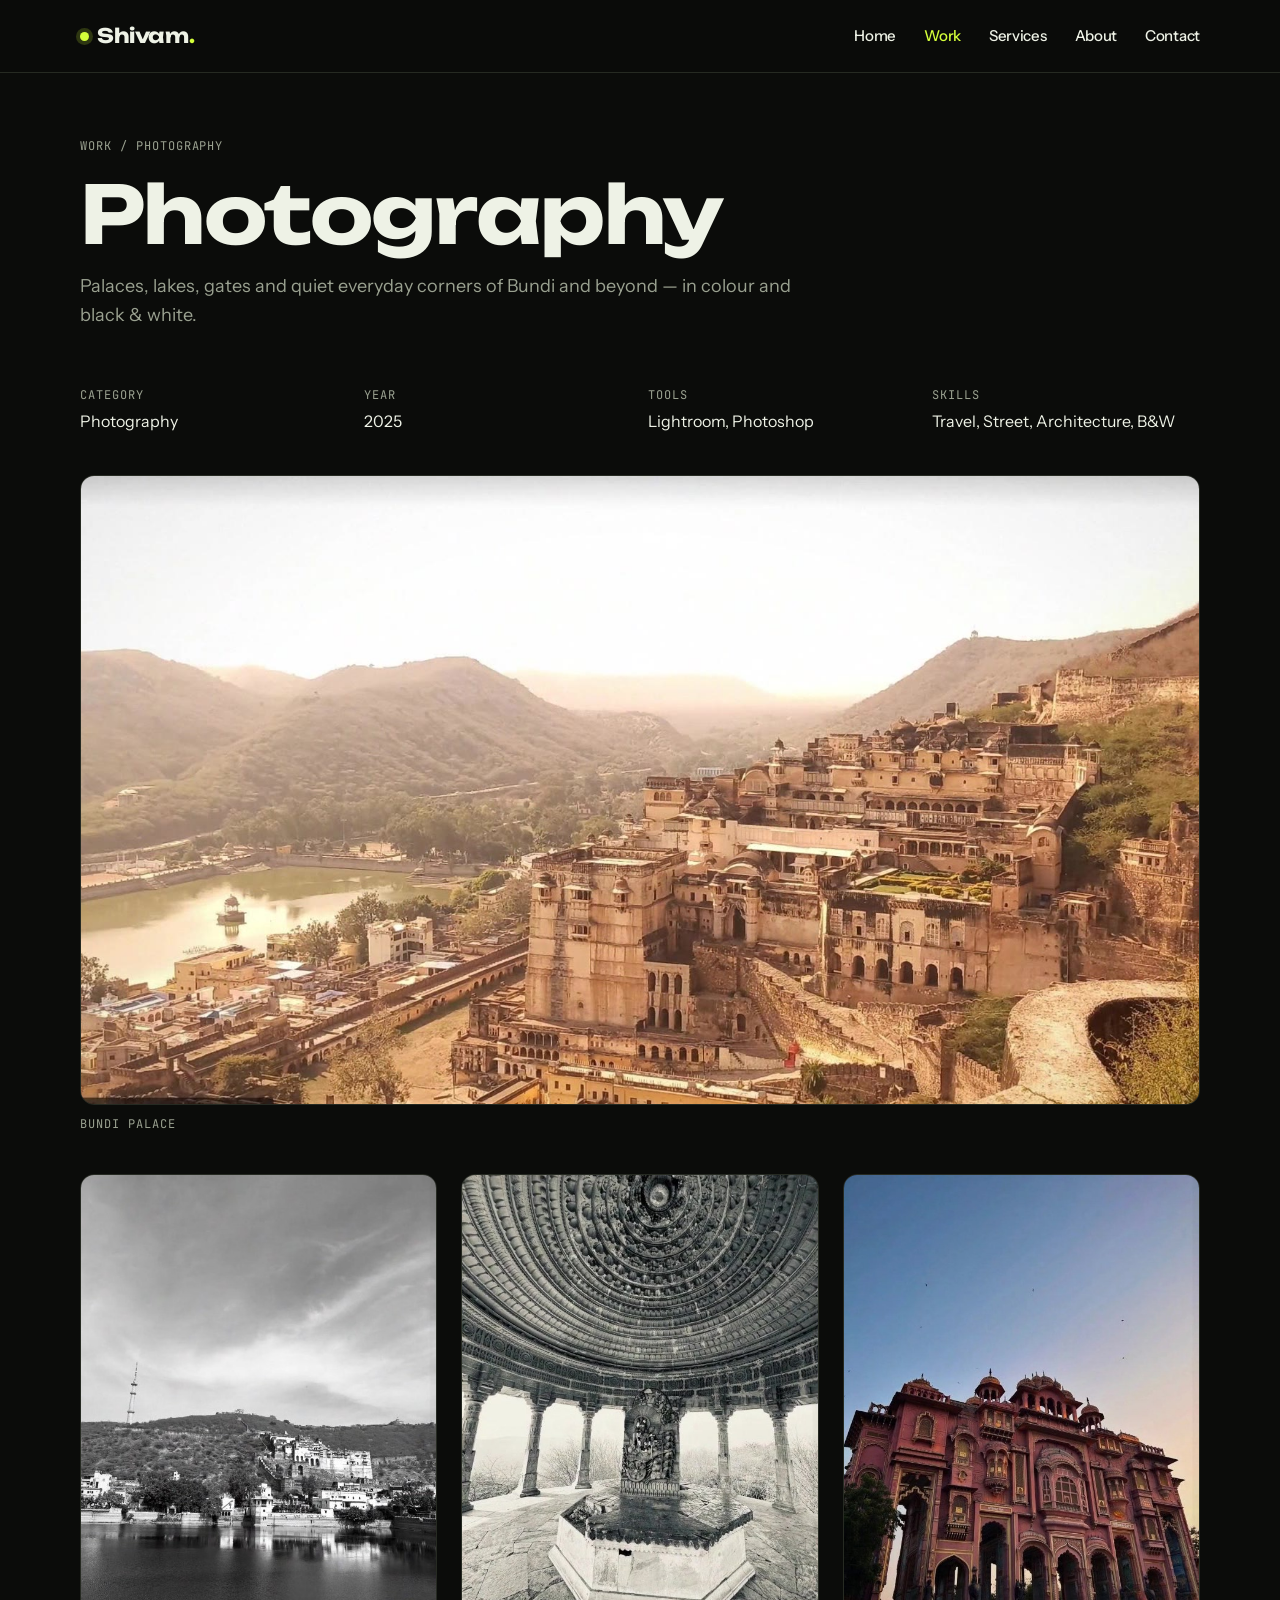
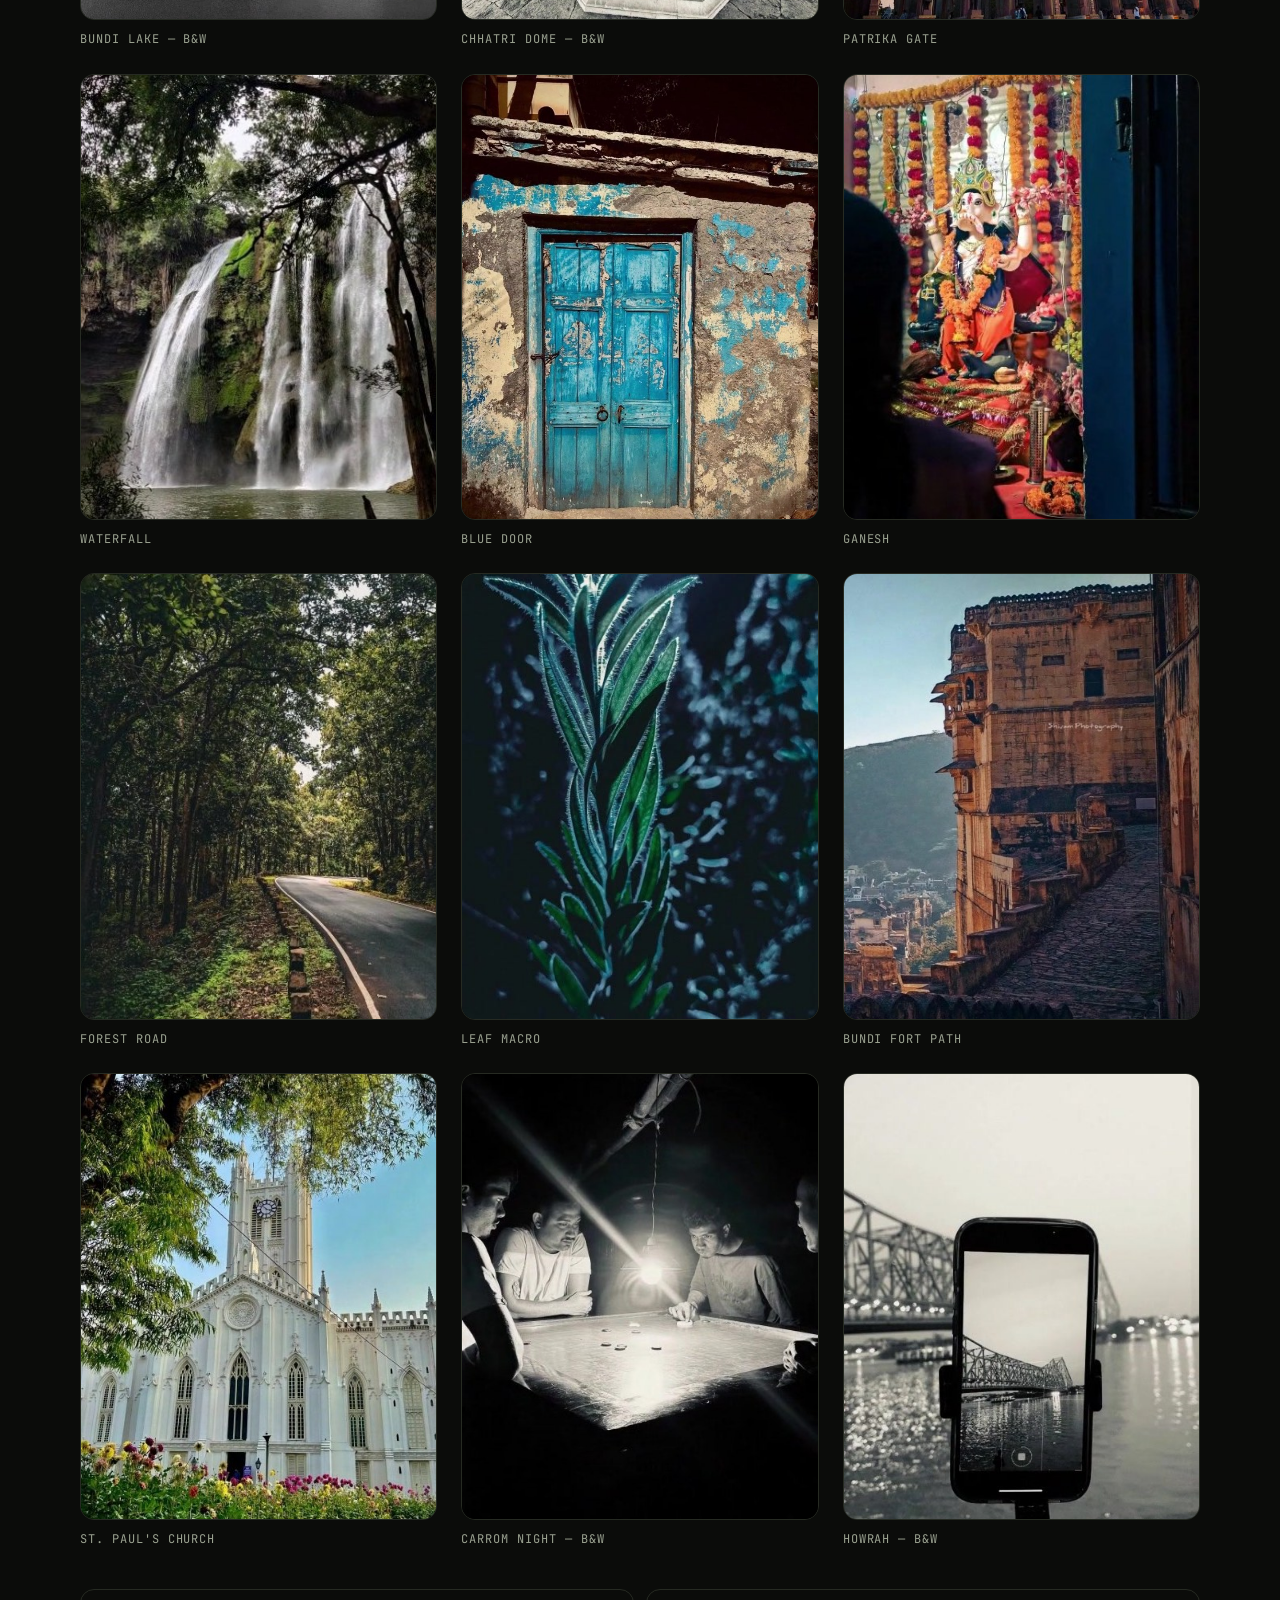
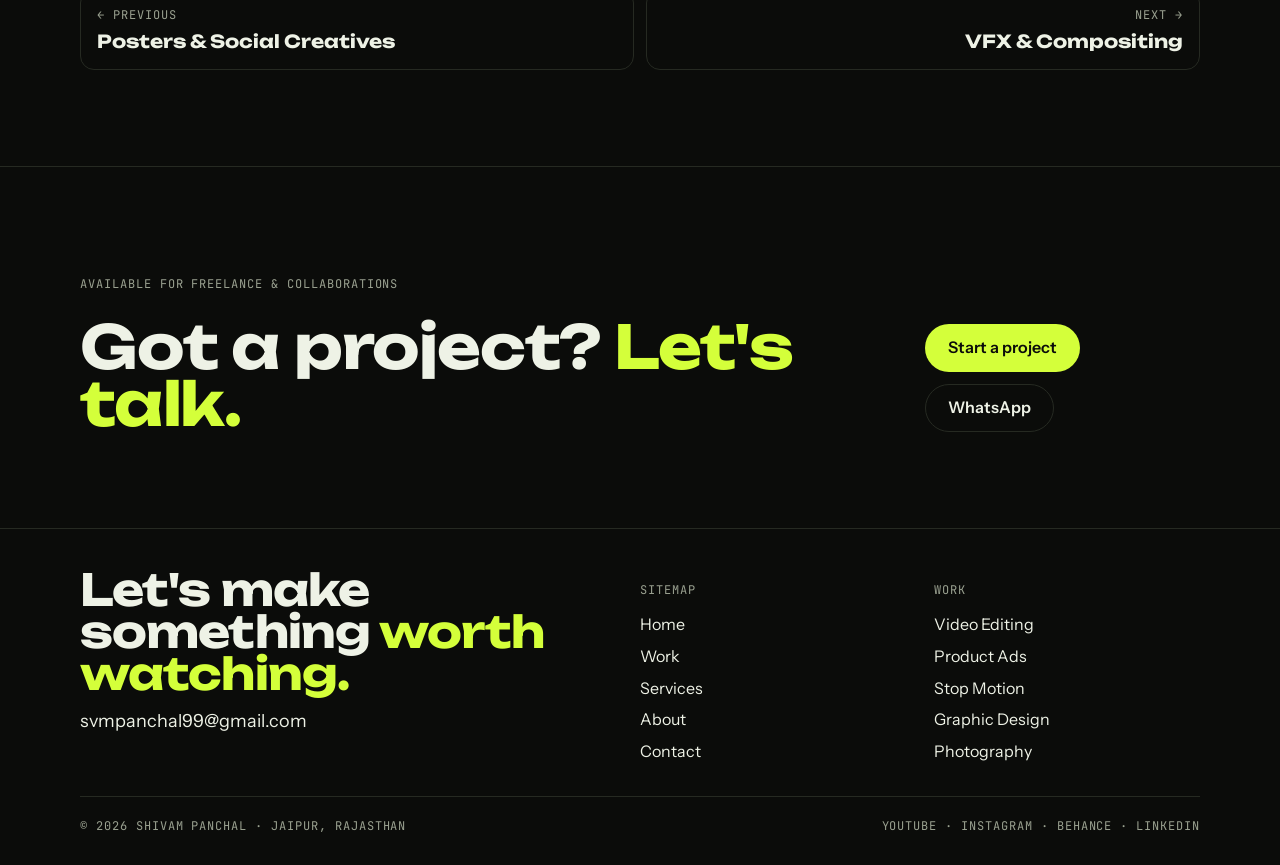
<file: work/bundi-frames/index.html>
<!DOCTYPE html><html lang="en"><head><meta charSet="utf-8"/><meta name="viewport" content="width=device-width, initial-scale=1"/><link rel="preload" as="image" href="../../work/bundi-frames/bundi-palace.jpg"/><link rel="preconnect" href="https://fonts.googleapis.com"/><link rel="preconnect" href="https://fonts.gstatic.com" crossorigin=""/><meta name="theme-color" content="#0b0c0a"/><title>Photography · Shivam Panchal</title><meta name="description" content="Palaces, lakes, gates and quiet everyday corners of Bundi and beyond — in colour and black &amp; white."/><link rel="canonical" href="https://www.shivampanchal.com/work/bundi-frames/"/><meta property="og:title" content="Photography · Shivam Panchal"/><meta property="og:description" content="Palaces, lakes, gates and quiet everyday corners of Bundi and beyond — in colour and black &amp; white."/><meta property="og:url" content="https://www.shivampanchal.com/"/><meta property="og:site_name" content="Shivam Panchal"/><meta property="og:image" content="https://www.shivampanchal.com/showreel-poster.jpg"/><meta property="og:type" content="website"/><meta name="twitter:card" content="summary_large_image"/><meta name="twitter:title" content="Photography · Shivam Panchal"/><meta name="twitter:description" content="Palaces, lakes, gates and quiet everyday corners of Bundi and beyond — in colour and black &amp; white."/><meta name="twitter:image" content="https://www.shivampanchal.com/showreel-poster.jpg"/><link rel="stylesheet" href="https://fonts.googleapis.com/css2?family=Unbounded:wght@500;600;700;800&amp;family=Instrument+Sans:wght@400;500;600&amp;family=JetBrains+Mono:wght@400;500&amp;display=swap"/><link rel="stylesheet" href="../../assets/style.css"/><script src="../../assets/site.js" defer></script></head><body><a class="skip" href="#main">Skip to content</a><header class="header"><div class="container"><div class="header__bar"><a class="logo" aria-label="Shivam Panchal — home" href="../../index.html"><span class="rec" aria-hidden="true"></span><span>Shivam<span class="accent">.</span></span></a><button class="menu-btn" aria-expanded="false" aria-controls="site-nav">Menu</button></div><nav id="site-nav" class="nav " aria-label="Main"><ul><li><a href="../../index.html">Home<span>0<!-- -->1</span></a></li><li><a aria-current="page" href="../../work/index.html">Work<span>0<!-- -->2</span></a></li><li><a href="../../services/index.html">Services<span>0<!-- -->3</span></a></li><li><a href="../../about/index.html">About<span>0<!-- -->4</span></a></li><li><a href="../../contact/index.html">Contact<span>0<!-- -->5</span></a></li></ul></nav></div></header><main id="main"><section class="hero"><div class="container"><nav class="crumbs mono" aria-label="Breadcrumb"><a href="../../work/index.html">Work</a><span aria-hidden="true">/</span><a href="../../work/index.html?category=photography">Photography</a></nav><h1 class="display hero__title" style="font-size:clamp(32px, 8vw, 80px)">Photography</h1><p class="lead">Palaces, lakes, gates and quiet everyday corners of Bundi and beyond — in colour and black &amp; white.</p></div></section><section class="section" style="padding-top:0"><div class="container stack" style="gap:40px"><dl class="facts"><div><dt class="mono">Category</dt><dd>Photography</dd></div><div><dt class="mono">Year</dt><dd>2025</dd></div><div><dt class="mono">Tools</dt><dd>Lightroom, Photoshop</dd></div><div><dt class="mono">Skills</dt><dd>Travel, Street, Architecture, B&amp;W</dd></div></dl><div class="gallery gallery--wide"><figure class="gallery__item"><div class="media-box " style="--t1:#2a2620;--t2:#0c0b09;aspect-ratio:16 / 9"><img src="../../work/bundi-frames/bundi-palace.jpg" alt="Bundi Palace" loading="eager"/></div><figcaption class="mono">Bundi Palace</figcaption></figure></div><div class="gallery gallery--tall "><figure class="gallery__item"><div class="media-box " style="--t1:#2a2620;--t2:#0c0b09;aspect-ratio:4 / 5"><img src="../../work/bundi-frames/bundi-lake.jpg" alt="Bundi Lake — B&amp;W" loading="lazy"/></div><figcaption class="mono">Bundi Lake — B&amp;W</figcaption></figure><figure class="gallery__item"><div class="media-box " style="--t1:#2a2620;--t2:#0c0b09;aspect-ratio:4 / 5"><img src="../../work/bundi-frames/chhatri-dome.jpg" alt="Chhatri Dome — B&amp;W" loading="lazy"/></div><figcaption class="mono">Chhatri Dome — B&amp;W</figcaption></figure><figure class="gallery__item"><div class="media-box " style="--t1:#2a2620;--t2:#0c0b09;aspect-ratio:4 / 5"><img src="../../work/bundi-frames/patrika-gate.jpg" alt="Patrika Gate" loading="lazy"/></div><figcaption class="mono">Patrika Gate</figcaption></figure><figure class="gallery__item"><div class="media-box " style="--t1:#2a2620;--t2:#0c0b09;aspect-ratio:4 / 5"><img src="../../work/bundi-frames/waterfall.jpg" alt="Waterfall" loading="lazy"/></div><figcaption class="mono">Waterfall</figcaption></figure><figure class="gallery__item"><div class="media-box " style="--t1:#2a2620;--t2:#0c0b09;aspect-ratio:4 / 5"><img src="../../work/bundi-frames/blue-door.jpg" alt="Blue Door" loading="lazy"/></div><figcaption class="mono">Blue Door</figcaption></figure><figure class="gallery__item"><div class="media-box " style="--t1:#2a2620;--t2:#0c0b09;aspect-ratio:4 / 5"><img src="../../work/bundi-frames/ganesh.jpg" alt="Ganesh" loading="lazy"/></div><figcaption class="mono">Ganesh</figcaption></figure><figure class="gallery__item"><div class="media-box " style="--t1:#2a2620;--t2:#0c0b09;aspect-ratio:4 / 5"><img src="../../work/bundi-frames/forest-road.jpg" alt="Forest Road" loading="lazy"/></div><figcaption class="mono">Forest Road</figcaption></figure><figure class="gallery__item"><div class="media-box " style="--t1:#2a2620;--t2:#0c0b09;aspect-ratio:4 / 5"><img src="../../work/bundi-frames/leaf-macro.jpg" alt="Leaf Macro" loading="lazy"/></div><figcaption class="mono">Leaf Macro</figcaption></figure><figure class="gallery__item"><div class="media-box " style="--t1:#2a2620;--t2:#0c0b09;aspect-ratio:4 / 5"><img src="../../work/bundi-frames/fort-path.jpg" alt="Bundi Fort Path" loading="lazy"/></div><figcaption class="mono">Bundi Fort Path</figcaption></figure><figure class="gallery__item"><div class="media-box " style="--t1:#2a2620;--t2:#0c0b09;aspect-ratio:4 / 5"><img src="../../work/bundi-frames/st-pauls.jpg" alt="St. Paul&#x27;s Church" loading="lazy"/></div><figcaption class="mono">St. Paul&#x27;s Church</figcaption></figure><figure class="gallery__item"><div class="media-box " style="--t1:#2a2620;--t2:#0c0b09;aspect-ratio:4 / 5"><img src="../../work/bundi-frames/carrom-night.jpg" alt="Carrom Night — B&amp;W" loading="lazy"/></div><figcaption class="mono">Carrom Night — B&amp;W</figcaption></figure><figure class="gallery__item"><div class="media-box " style="--t1:#2a2620;--t2:#0c0b09;aspect-ratio:4 / 5"><img src="../../work/bundi-frames/howrah.jpg" alt="Howrah — B&amp;W" loading="lazy"/></div><figcaption class="mono">Howrah — B&amp;W</figcaption></figure></div><nav class="pager" aria-label="More projects"><a href="../../work/posters-social/index.html"><span class="mono">← Previous</span><strong>Posters &amp; Social Creatives</strong></a><a href="../../work/vfx-compositing/index.html"><span class="mono">Next →</span><strong>VFX &amp; Compositing</strong></a></nav></div></section><section class="section"><div class="container cta-band"><div class="stack" style="gap:12px"><p class="mono">Available for freelance &amp; collaborations</p><h2 class="display">Got a project? <span class="accent">Let&#x27;s talk.</span></h2></div><div class="hero__cta" style="margin-top:0"><a class="btn btn--primary" href="../../contact/index.html">Start a project</a><a href="https://wa.me/916378853658" class="btn btn--ghost" target="_blank" rel="noopener noreferrer">WhatsApp</a></div></div></section></main><footer class="footer"><div class="container"><div class="footer__grid"><div class="stack" style="gap:12px"><p class="display" style="font-size:clamp(26px, 6vw, 44px)">Let&#x27;s make something <span class="accent">worth watching.</span></p><a href="mailto:svmpanchal99@gmail.com" class="lead" style="color:var(--text)">svmpanchal99@gmail.com</a></div><div><p class="mono">Sitemap</p><ul><li><a href="../../index.html">Home</a></li><li><a href="../../work/index.html">Work</a></li><li><a href="../../services/index.html">Services</a></li><li><a href="../../about/index.html">About</a></li><li><a href="../../contact/index.html">Contact</a></li></ul></div><div><p class="mono">Work</p><ul><li><a href="../../work/index.html?category=editing">Video Editing</a></li><li><a href="../../work/index.html?category=ads">Product Ads</a></li><li><a href="../../work/index.html?category=stop-motion">Stop Motion</a></li><li><a href="../../work/index.html?category=design">Graphic Design</a></li><li><a href="../../work/index.html?category=photography">Photography</a></li></ul></div></div><div class="footer__bottom"><span class="mono">© <!-- -->2026<!-- --> <!-- -->Shivam Panchal<!-- --> · <!-- -->Jaipur, Rajasthan</span><span class="mono"><span><a href="https://www.youtube.com/@ShivammPanchall" target="_blank" rel="noopener noreferrer">YouTube</a></span><span> · <a href="https://www.instagram.com/shivam__panchall/" target="_blank" rel="noopener noreferrer">Instagram</a></span><span> · <a href="https://www.behance.net/shivampanchal8" target="_blank" rel="noopener noreferrer">Behance</a></span><span> · <a href="https://www.linkedin.com/in/shivam-panchal-155638215/" target="_blank" rel="noopener noreferrer">LinkedIn</a></span></span></div></div></footer></body></html>
</file>
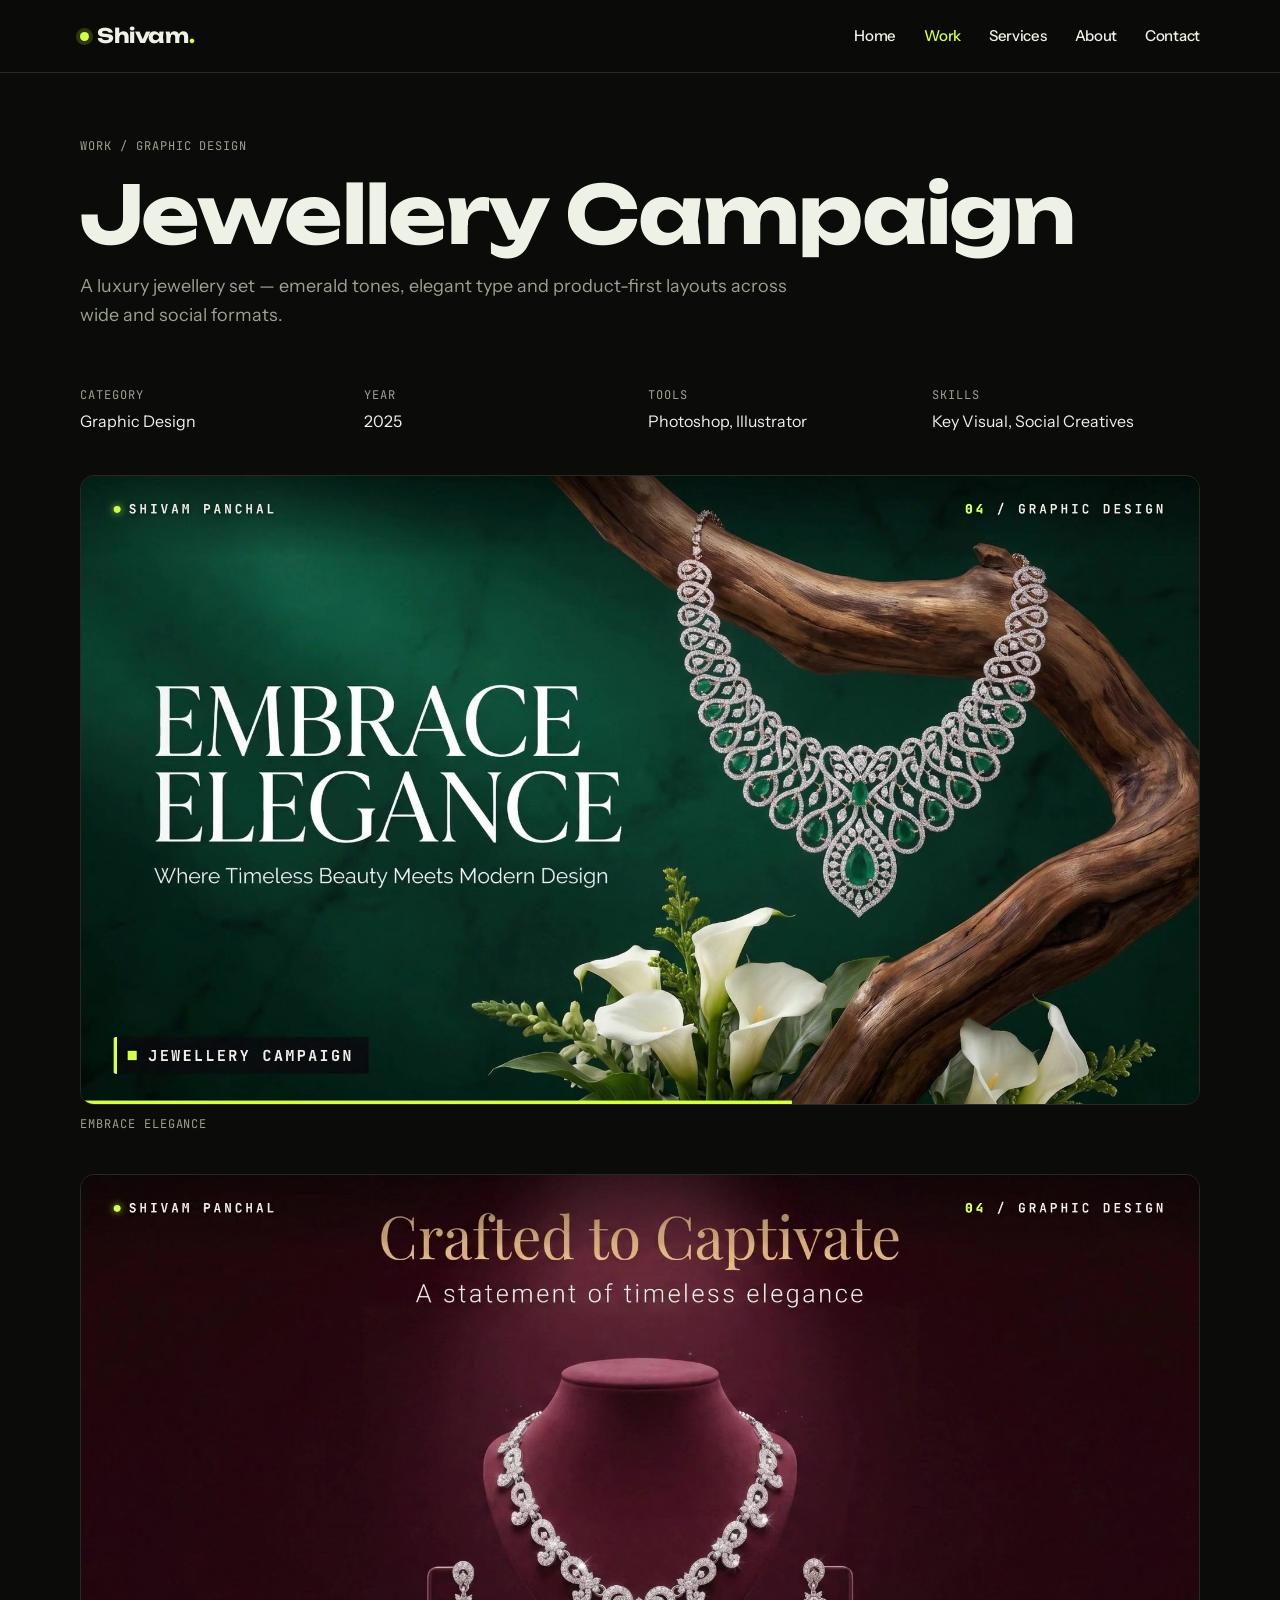
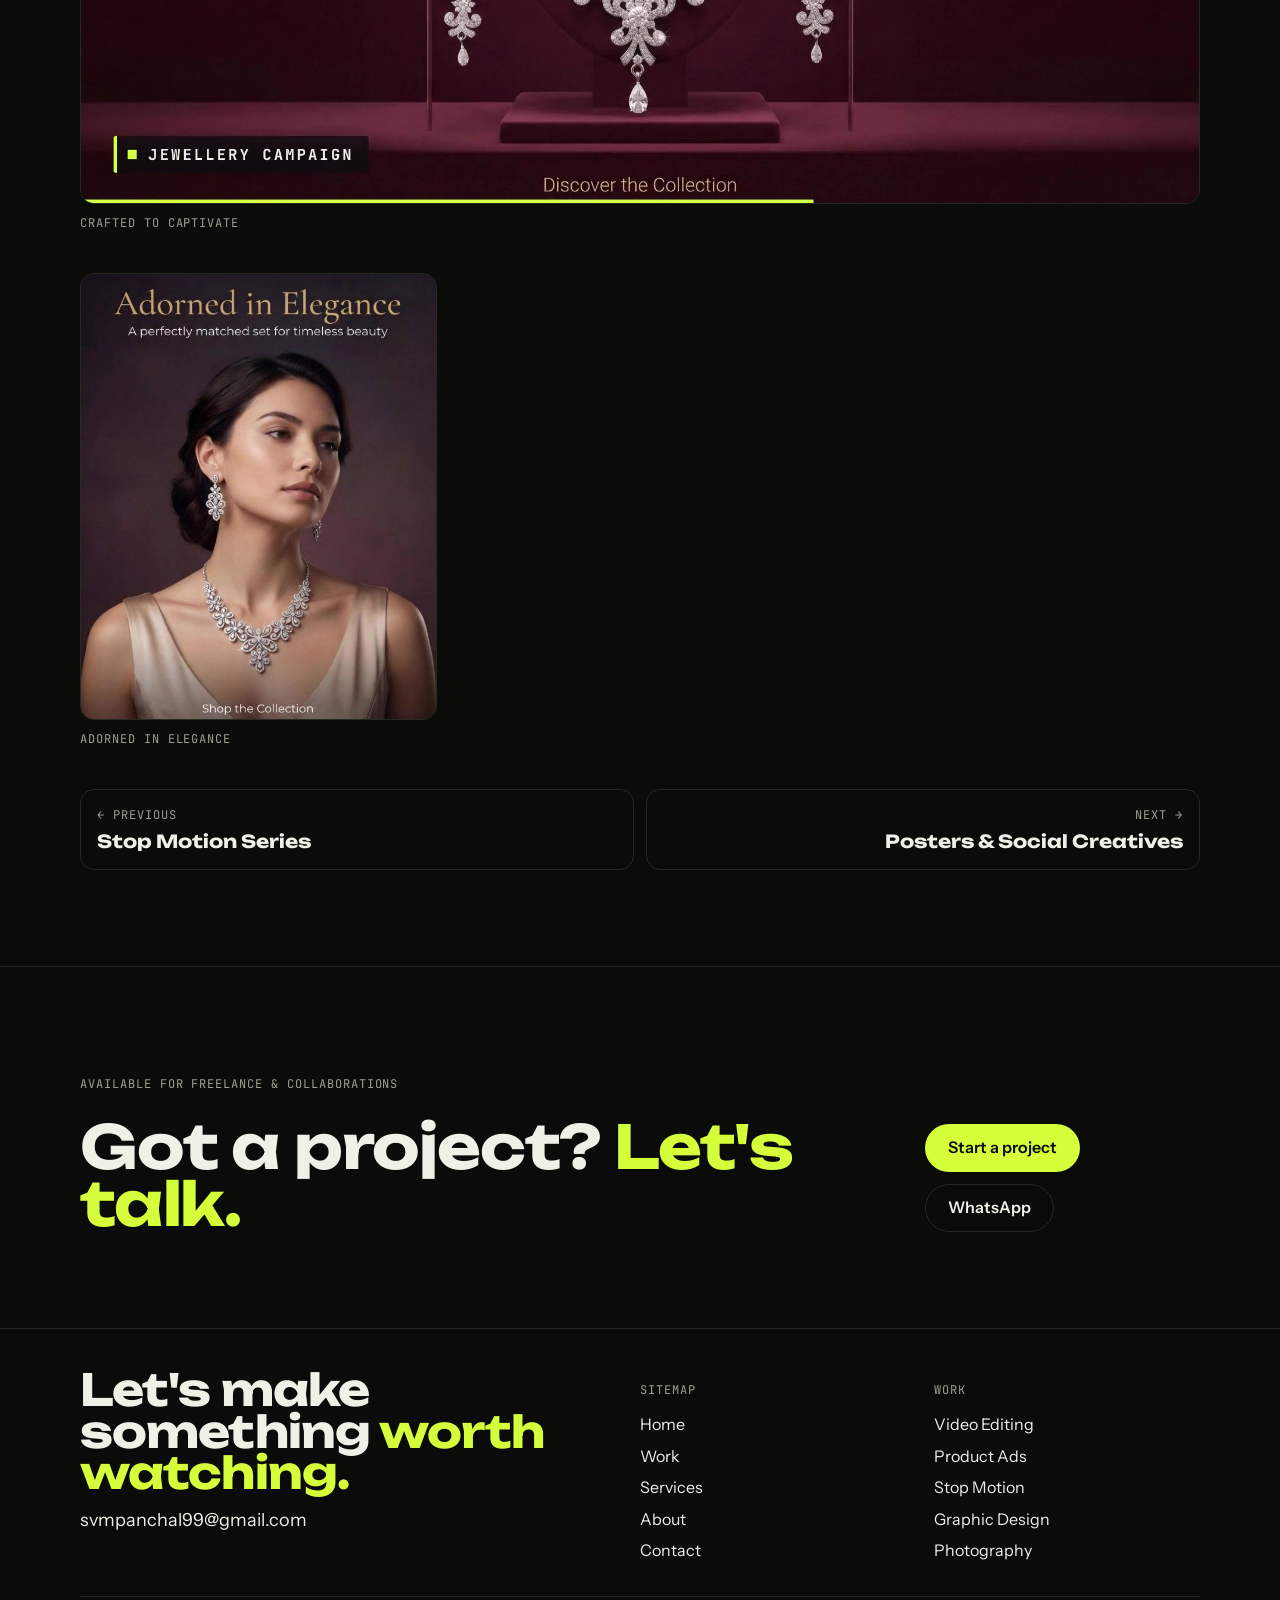
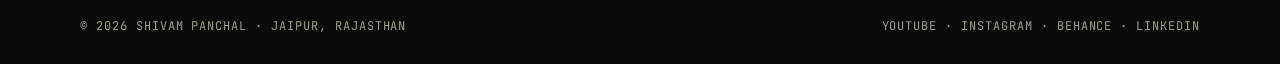
<file: work/jewellery-campaign/index.html>
<!DOCTYPE html><html lang="en"><head><meta charSet="utf-8"/><meta name="viewport" content="width=device-width, initial-scale=1"/><link rel="preload" as="image" href="../../work/jewellery-campaign/embrace-elegance.jpg"/><link rel="preload" as="image" href="../../work/jewellery-campaign/crafted-to-captivate.jpg"/><link rel="preconnect" href="https://fonts.googleapis.com"/><link rel="preconnect" href="https://fonts.gstatic.com" crossorigin=""/><meta name="theme-color" content="#0b0c0a"/><title>Jewellery Campaign · Shivam Panchal</title><meta name="description" content="A luxury jewellery set — emerald tones, elegant type and product-first layouts across wide and social formats."/><link rel="canonical" href="https://www.shivampanchal.com/work/jewellery-campaign/"/><meta property="og:title" content="Jewellery Campaign · Shivam Panchal"/><meta property="og:description" content="A luxury jewellery set — emerald tones, elegant type and product-first layouts across wide and social formats."/><meta property="og:url" content="https://www.shivampanchal.com/"/><meta property="og:site_name" content="Shivam Panchal"/><meta property="og:image" content="https://www.shivampanchal.com/showreel-poster.jpg"/><meta property="og:type" content="website"/><meta name="twitter:card" content="summary_large_image"/><meta name="twitter:title" content="Jewellery Campaign · Shivam Panchal"/><meta name="twitter:description" content="A luxury jewellery set — emerald tones, elegant type and product-first layouts across wide and social formats."/><meta name="twitter:image" content="https://www.shivampanchal.com/showreel-poster.jpg"/><link rel="stylesheet" href="https://fonts.googleapis.com/css2?family=Unbounded:wght@500;600;700;800&amp;family=Instrument+Sans:wght@400;500;600&amp;family=JetBrains+Mono:wght@400;500&amp;display=swap"/><link rel="stylesheet" href="../../assets/style.css"/><script src="../../assets/site.js" defer></script></head><body><a class="skip" href="#main">Skip to content</a><header class="header"><div class="container"><div class="header__bar"><a class="logo" aria-label="Shivam Panchal — home" href="../../index.html"><span class="rec" aria-hidden="true"></span><span>Shivam<span class="accent">.</span></span></a><button class="menu-btn" aria-expanded="false" aria-controls="site-nav">Menu</button></div><nav id="site-nav" class="nav " aria-label="Main"><ul><li><a href="../../index.html">Home<span>0<!-- -->1</span></a></li><li><a aria-current="page" href="../../work/index.html">Work<span>0<!-- -->2</span></a></li><li><a href="../../services/index.html">Services<span>0<!-- -->3</span></a></li><li><a href="../../about/index.html">About<span>0<!-- -->4</span></a></li><li><a href="../../contact/index.html">Contact<span>0<!-- -->5</span></a></li></ul></nav></div></header><main id="main"><section class="hero"><div class="container"><nav class="crumbs mono" aria-label="Breadcrumb"><a href="../../work/index.html">Work</a><span aria-hidden="true">/</span><a href="../../work/index.html?category=design">Graphic Design</a></nav><h1 class="display hero__title" style="font-size:clamp(32px, 8vw, 80px)">Jewellery Campaign</h1><p class="lead">A luxury jewellery set — emerald tones, elegant type and product-first layouts across wide and social formats.</p></div></section><section class="section" style="padding-top:0"><div class="container stack" style="gap:40px"><dl class="facts"><div><dt class="mono">Category</dt><dd>Graphic Design</dd></div><div><dt class="mono">Year</dt><dd>2025</dd></div><div><dt class="mono">Tools</dt><dd>Photoshop, Illustrator</dd></div><div><dt class="mono">Skills</dt><dd>Key Visual, Social Creatives</dd></div></dl><div class="gallery gallery--wide"><figure class="gallery__item"><div class="media-box " style="--t1:#0e2a22;--t2:#05100c;aspect-ratio:16 / 9"><img src="../../work/jewellery-campaign/embrace-elegance.jpg" alt="Embrace Elegance" loading="eager"/></div><figcaption class="mono">Embrace Elegance</figcaption></figure><figure class="gallery__item"><div class="media-box " style="--t1:#0e2a22;--t2:#05100c;aspect-ratio:16 / 9"><img src="../../work/jewellery-campaign/crafted-to-captivate.jpg" alt="Crafted to Captivate" loading="eager"/></div><figcaption class="mono">Crafted to Captivate</figcaption></figure></div><div class="gallery gallery--tall "><figure class="gallery__item"><div class="media-box " style="--t1:#0e2a22;--t2:#05100c;aspect-ratio:4 / 5"><img src="../../work/jewellery-campaign/adorned-in-elegance.jpg" alt="Adorned in Elegance" loading="lazy"/></div><figcaption class="mono">Adorned in Elegance</figcaption></figure></div><nav class="pager" aria-label="More projects"><a href="../../work/stop-motion-series/index.html"><span class="mono">← Previous</span><strong>Stop Motion Series</strong></a><a href="../../work/posters-social/index.html"><span class="mono">Next →</span><strong>Posters &amp; Social Creatives</strong></a></nav></div></section><section class="section"><div class="container cta-band"><div class="stack" style="gap:12px"><p class="mono">Available for freelance &amp; collaborations</p><h2 class="display">Got a project? <span class="accent">Let&#x27;s talk.</span></h2></div><div class="hero__cta" style="margin-top:0"><a class="btn btn--primary" href="../../contact/index.html">Start a project</a><a href="https://wa.me/916378853658" class="btn btn--ghost" target="_blank" rel="noopener noreferrer">WhatsApp</a></div></div></section></main><footer class="footer"><div class="container"><div class="footer__grid"><div class="stack" style="gap:12px"><p class="display" style="font-size:clamp(26px, 6vw, 44px)">Let&#x27;s make something <span class="accent">worth watching.</span></p><a href="mailto:svmpanchal99@gmail.com" class="lead" style="color:var(--text)">svmpanchal99@gmail.com</a></div><div><p class="mono">Sitemap</p><ul><li><a href="../../index.html">Home</a></li><li><a href="../../work/index.html">Work</a></li><li><a href="../../services/index.html">Services</a></li><li><a href="../../about/index.html">About</a></li><li><a href="../../contact/index.html">Contact</a></li></ul></div><div><p class="mono">Work</p><ul><li><a href="../../work/index.html?category=editing">Video Editing</a></li><li><a href="../../work/index.html?category=ads">Product Ads</a></li><li><a href="../../work/index.html?category=stop-motion">Stop Motion</a></li><li><a href="../../work/index.html?category=design">Graphic Design</a></li><li><a href="../../work/index.html?category=photography">Photography</a></li></ul></div></div><div class="footer__bottom"><span class="mono">© <!-- -->2026<!-- --> <!-- -->Shivam Panchal<!-- --> · <!-- -->Jaipur, Rajasthan</span><span class="mono"><span><a href="https://www.youtube.com/@ShivammPanchall" target="_blank" rel="noopener noreferrer">YouTube</a></span><span> · <a href="https://www.instagram.com/shivam__panchall/" target="_blank" rel="noopener noreferrer">Instagram</a></span><span> · <a href="https://www.behance.net/shivampanchal8" target="_blank" rel="noopener noreferrer">Behance</a></span><span> · <a href="https://www.linkedin.com/in/shivam-panchal-155638215/" target="_blank" rel="noopener noreferrer">LinkedIn</a></span></span></div></div></footer></body></html>
</file>
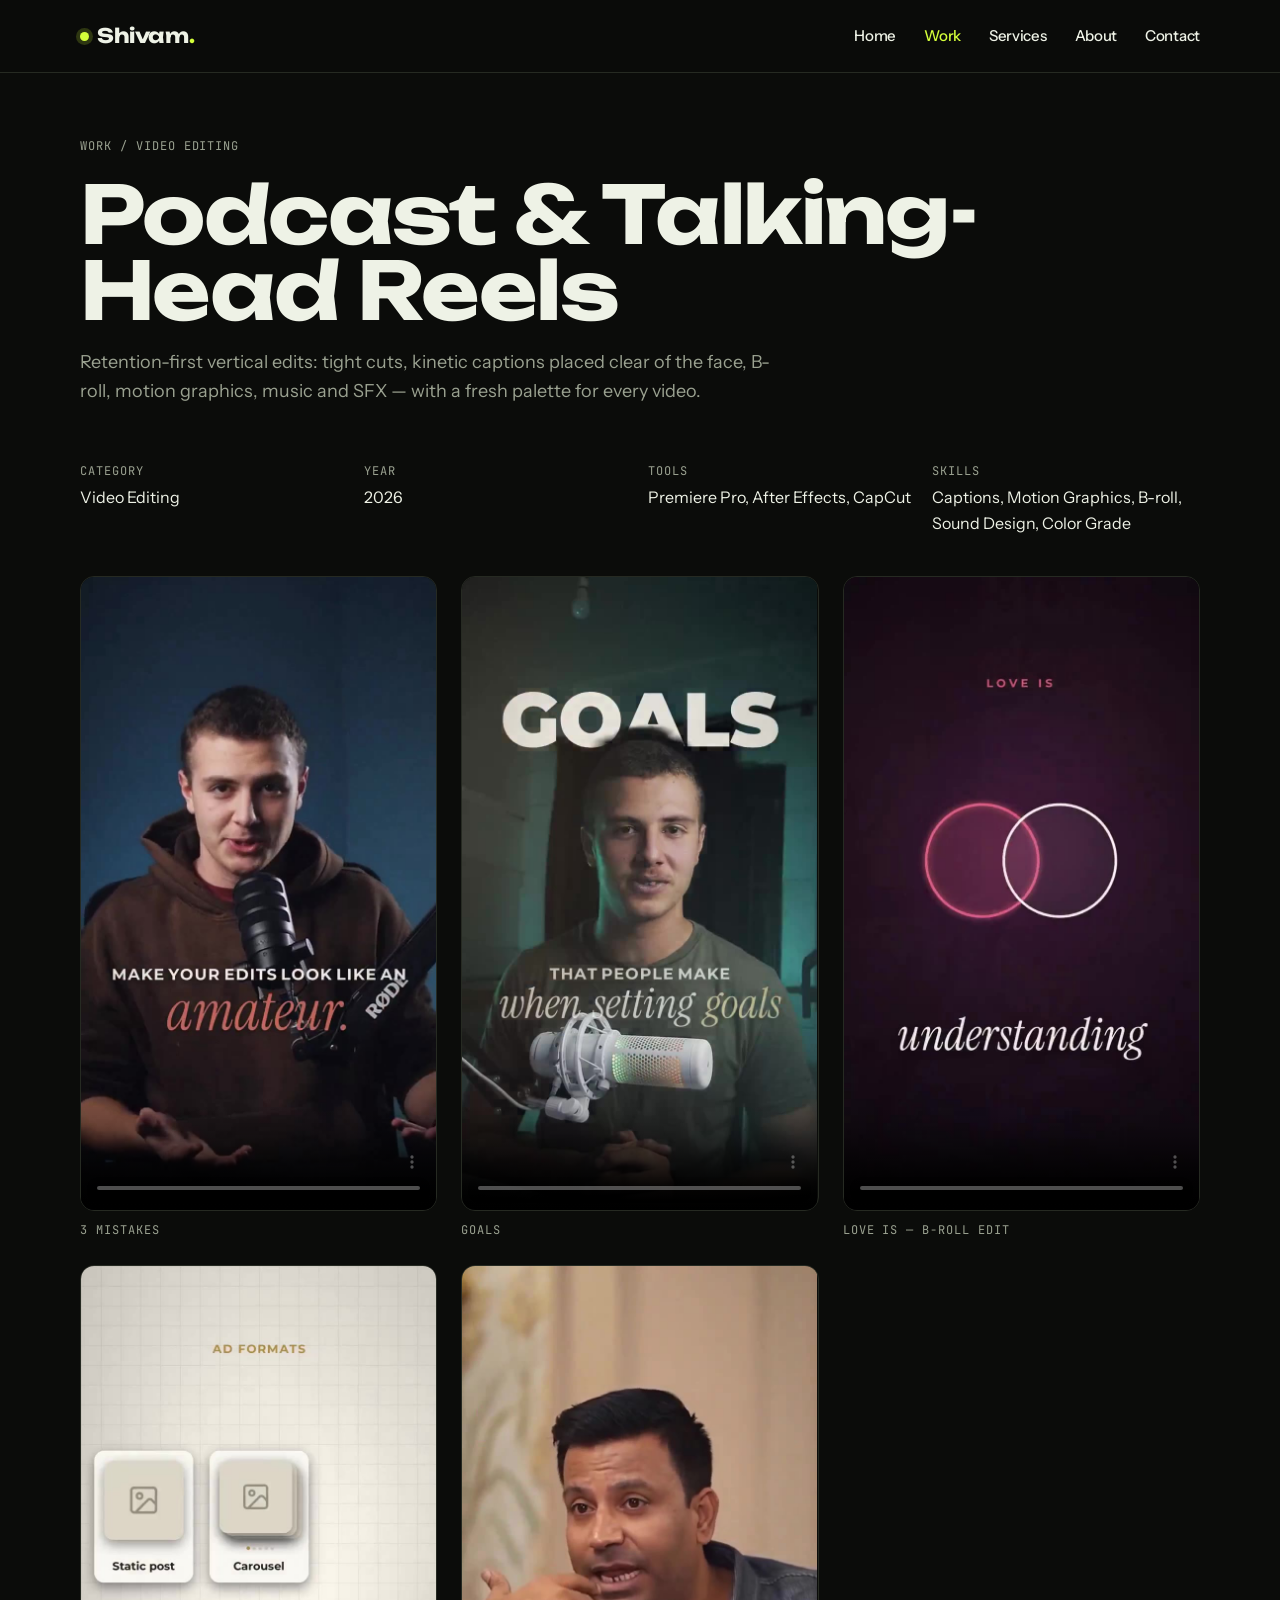
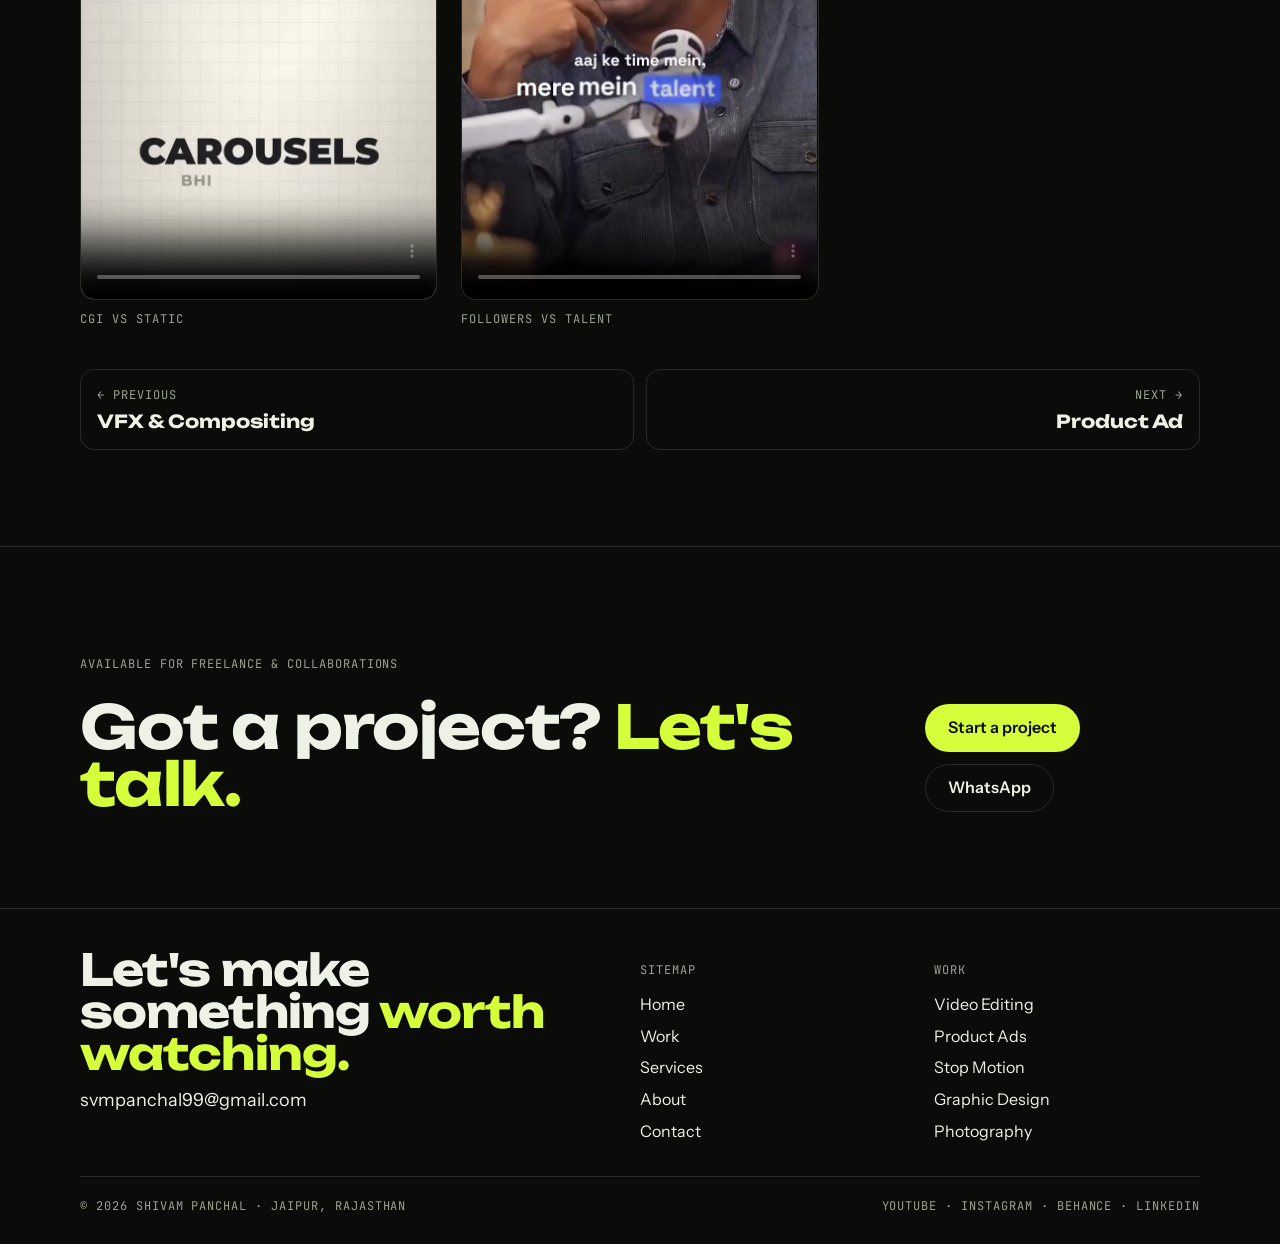
<file: work/podcast-reels/index.html>
<!DOCTYPE html><html lang="en"><head><meta charSet="utf-8"/><meta name="viewport" content="width=device-width, initial-scale=1"/><link rel="preconnect" href="https://fonts.googleapis.com"/><link rel="preconnect" href="https://fonts.gstatic.com" crossorigin=""/><meta name="theme-color" content="#0b0c0a"/><title>Podcast &amp; Talking-Head Reels · Shivam Panchal</title><meta name="description" content="Retention-first vertical edits: tight cuts, kinetic captions placed clear of the face, B-roll, motion graphics, music and SFX — with a fresh palette for every video."/><link rel="canonical" href="https://www.shivampanchal.com/work/podcast-reels/"/><meta property="og:title" content="Podcast &amp; Talking-Head Reels · Shivam Panchal"/><meta property="og:description" content="Retention-first vertical edits: tight cuts, kinetic captions placed clear of the face, B-roll, motion graphics, music and SFX — with a fresh palette for every video."/><meta property="og:url" content="https://www.shivampanchal.com/"/><meta property="og:site_name" content="Shivam Panchal"/><meta property="og:image" content="https://www.shivampanchal.com/showreel-poster.jpg"/><meta property="og:type" content="website"/><meta name="twitter:card" content="summary_large_image"/><meta name="twitter:title" content="Podcast &amp; Talking-Head Reels · Shivam Panchal"/><meta name="twitter:description" content="Retention-first vertical edits: tight cuts, kinetic captions placed clear of the face, B-roll, motion graphics, music and SFX — with a fresh palette for every video."/><meta name="twitter:image" content="https://www.shivampanchal.com/showreel-poster.jpg"/><link rel="stylesheet" href="https://fonts.googleapis.com/css2?family=Unbounded:wght@500;600;700;800&amp;family=Instrument+Sans:wght@400;500;600&amp;family=JetBrains+Mono:wght@400;500&amp;display=swap"/><link rel="stylesheet" href="../../assets/style.css"/><script src="../../assets/site.js" defer></script></head><body><a class="skip" href="#main">Skip to content</a><header class="header"><div class="container"><div class="header__bar"><a class="logo" aria-label="Shivam Panchal — home" href="../../index.html"><span class="rec" aria-hidden="true"></span><span>Shivam<span class="accent">.</span></span></a><button class="menu-btn" aria-expanded="false" aria-controls="site-nav">Menu</button></div><nav id="site-nav" class="nav " aria-label="Main"><ul><li><a href="../../index.html">Home<span>0<!-- -->1</span></a></li><li><a aria-current="page" href="../../work/index.html">Work<span>0<!-- -->2</span></a></li><li><a href="../../services/index.html">Services<span>0<!-- -->3</span></a></li><li><a href="../../about/index.html">About<span>0<!-- -->4</span></a></li><li><a href="../../contact/index.html">Contact<span>0<!-- -->5</span></a></li></ul></nav></div></header><main id="main"><section class="hero"><div class="container"><nav class="crumbs mono" aria-label="Breadcrumb"><a href="../../work/index.html">Work</a><span aria-hidden="true">/</span><a href="../../work/index.html?category=editing">Video Editing</a></nav><h1 class="display hero__title" style="font-size:clamp(32px, 8vw, 80px)">Podcast &amp; Talking-Head Reels</h1><p class="lead">Retention-first vertical edits: tight cuts, kinetic captions placed clear of the face, B-roll, motion graphics, music and SFX — with a fresh palette for every video.</p></div></section><section class="section" style="padding-top:0"><div class="container stack" style="gap:40px"><dl class="facts"><div><dt class="mono">Category</dt><dd>Video Editing</dd></div><div><dt class="mono">Year</dt><dd>2026</dd></div><div><dt class="mono">Tools</dt><dd>Premiere Pro, After Effects, CapCut</dd></div><div><dt class="mono">Skills</dt><dd>Captions, Motion Graphics, B-roll, Sound Design, Color Grade</dd></div></dl><div class="gallery gallery--tall gallery--reels"><figure class="gallery__item"><div class="media-box media-box--vertical" style="--t1:#2a1f33;--t2:#0e0d10;aspect-ratio:9 / 16"><video controls="" playsInline="" preload="metadata" poster="../../work/podcast-reels/3-mistakes.jpg" aria-label="3 Mistakes"><source src="../../work/podcast-reels/3-mistakes.mp4" type="video/mp4"/></video></div><figcaption class="mono">3 Mistakes</figcaption></figure><figure class="gallery__item"><div class="media-box media-box--vertical" style="--t1:#2a1f33;--t2:#0e0d10;aspect-ratio:9 / 16"><video controls="" playsInline="" preload="metadata" poster="../../work/podcast-reels/goals.jpg" aria-label="Goals"><source src="../../work/podcast-reels/goals.mp4" type="video/mp4"/></video></div><figcaption class="mono">Goals</figcaption></figure><figure class="gallery__item"><div class="media-box media-box--vertical" style="--t1:#2a1f33;--t2:#0e0d10;aspect-ratio:9 / 16"><video controls="" playsInline="" preload="metadata" poster="../../work/podcast-reels/love-is.jpg" aria-label="Love Is — B-roll edit"><source src="../../work/podcast-reels/love-is.mp4" type="video/mp4"/></video></div><figcaption class="mono">Love Is — B-roll edit</figcaption></figure><figure class="gallery__item"><div class="media-box media-box--vertical" style="--t1:#2a1f33;--t2:#0e0d10;aspect-ratio:9 / 16"><video controls="" playsInline="" preload="metadata" poster="../../work/podcast-reels/cgi-vs-static.jpg" aria-label="CGI vs Static"><source src="../../work/podcast-reels/cgi-vs-static.mp4" type="video/mp4"/></video></div><figcaption class="mono">CGI vs Static</figcaption></figure><figure class="gallery__item"><div class="media-box media-box--vertical" style="--t1:#2a1f33;--t2:#0e0d10;aspect-ratio:9 / 16"><video controls="" playsInline="" preload="metadata" poster="../../work/podcast-reels/followers-vs-talent.jpg" aria-label="Followers vs Talent"><source src="../../work/podcast-reels/followers-vs-talent.mp4" type="video/mp4"/></video></div><figcaption class="mono">Followers vs Talent</figcaption></figure></div><nav class="pager" aria-label="More projects"><a href="../../work/vfx-compositing/index.html"><span class="mono">← Previous</span><strong>VFX &amp; Compositing</strong></a><a href="../../work/product-ads/index.html"><span class="mono">Next →</span><strong>Product Ad</strong></a></nav></div></section><section class="section"><div class="container cta-band"><div class="stack" style="gap:12px"><p class="mono">Available for freelance &amp; collaborations</p><h2 class="display">Got a project? <span class="accent">Let&#x27;s talk.</span></h2></div><div class="hero__cta" style="margin-top:0"><a class="btn btn--primary" href="../../contact/index.html">Start a project</a><a href="https://wa.me/916378853658" class="btn btn--ghost" target="_blank" rel="noopener noreferrer">WhatsApp</a></div></div></section></main><footer class="footer"><div class="container"><div class="footer__grid"><div class="stack" style="gap:12px"><p class="display" style="font-size:clamp(26px, 6vw, 44px)">Let&#x27;s make something <span class="accent">worth watching.</span></p><a href="mailto:svmpanchal99@gmail.com" class="lead" style="color:var(--text)">svmpanchal99@gmail.com</a></div><div><p class="mono">Sitemap</p><ul><li><a href="../../index.html">Home</a></li><li><a href="../../work/index.html">Work</a></li><li><a href="../../services/index.html">Services</a></li><li><a href="../../about/index.html">About</a></li><li><a href="../../contact/index.html">Contact</a></li></ul></div><div><p class="mono">Work</p><ul><li><a href="../../work/index.html?category=editing">Video Editing</a></li><li><a href="../../work/index.html?category=ads">Product Ads</a></li><li><a href="../../work/index.html?category=stop-motion">Stop Motion</a></li><li><a href="../../work/index.html?category=design">Graphic Design</a></li><li><a href="../../work/index.html?category=photography">Photography</a></li></ul></div></div><div class="footer__bottom"><span class="mono">© <!-- -->2026<!-- --> <!-- -->Shivam Panchal<!-- --> · <!-- -->Jaipur, Rajasthan</span><span class="mono"><span><a href="https://www.youtube.com/@ShivammPanchall" target="_blank" rel="noopener noreferrer">YouTube</a></span><span> · <a href="https://www.instagram.com/shivam__panchall/" target="_blank" rel="noopener noreferrer">Instagram</a></span><span> · <a href="https://www.behance.net/shivampanchal8" target="_blank" rel="noopener noreferrer">Behance</a></span><span> · <a href="https://www.linkedin.com/in/shivam-panchal-155638215/" target="_blank" rel="noopener noreferrer">LinkedIn</a></span></span></div></div></footer></body></html>
</file>
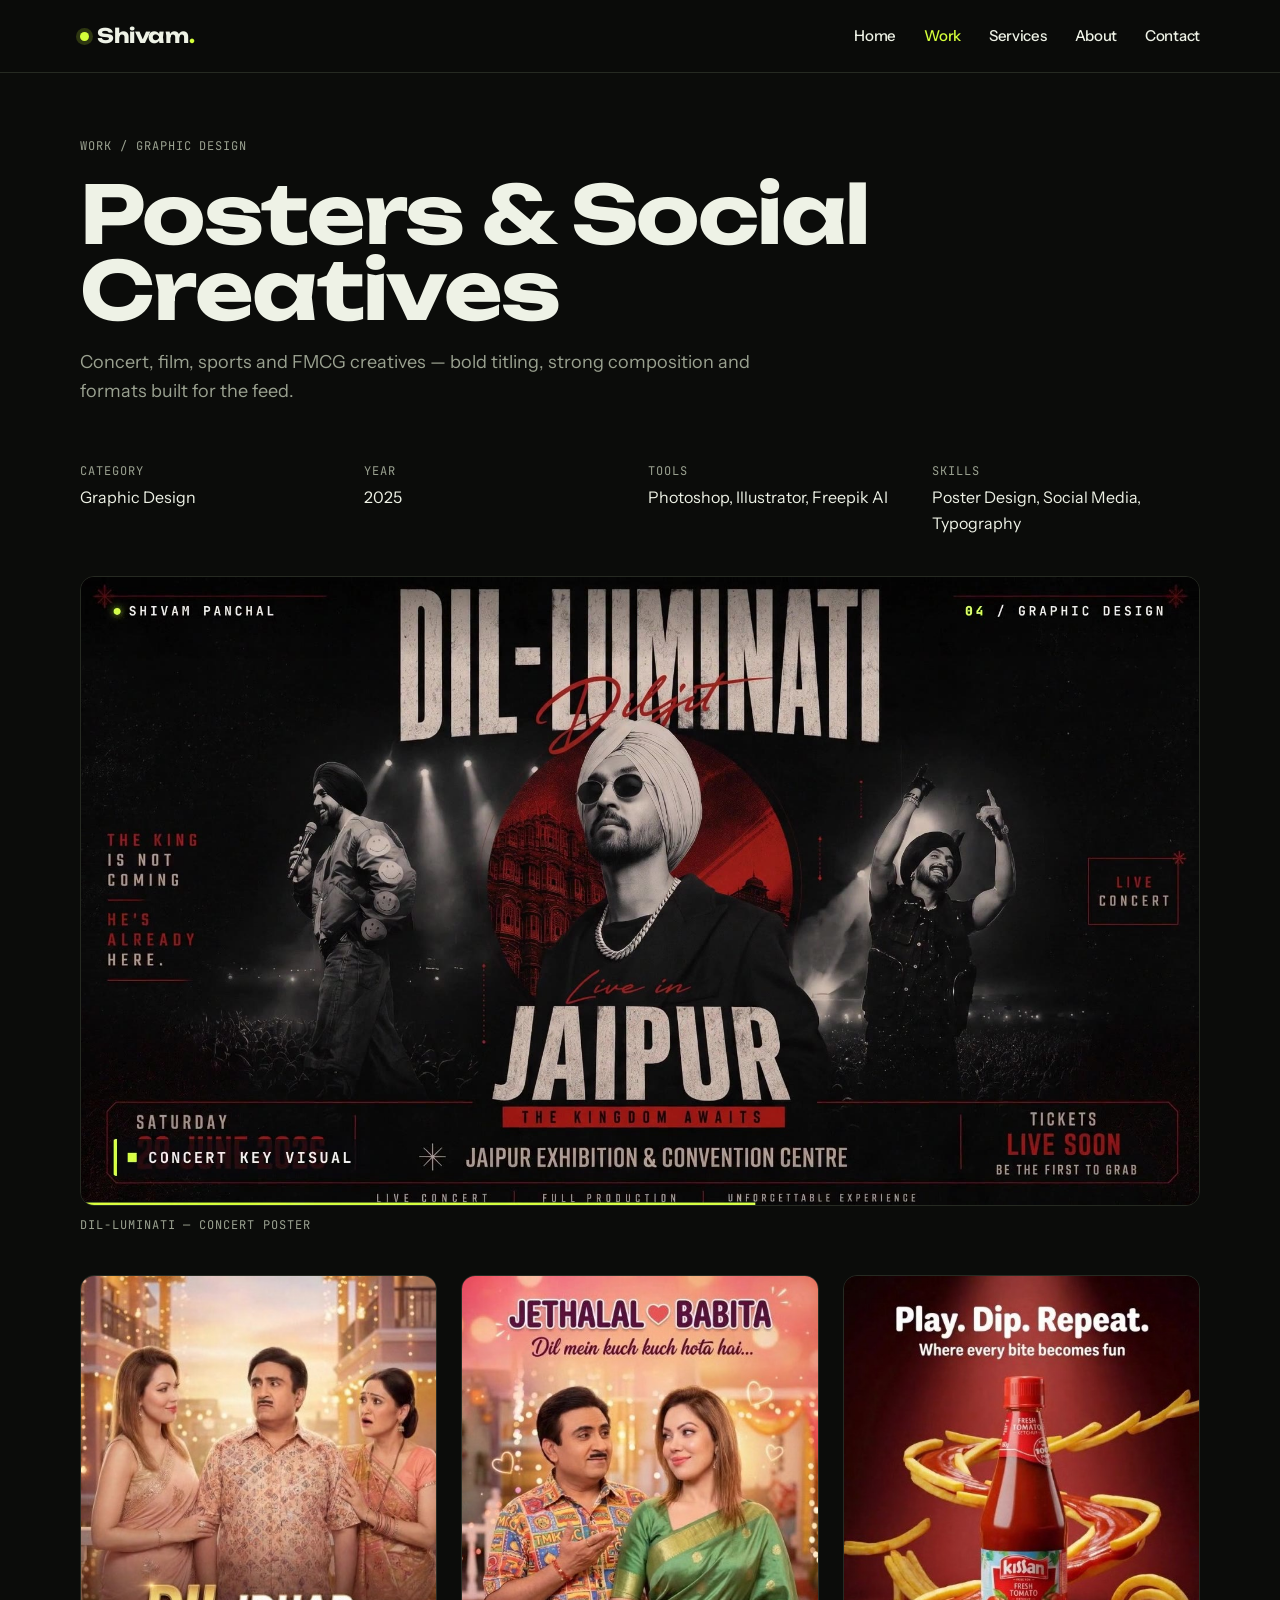
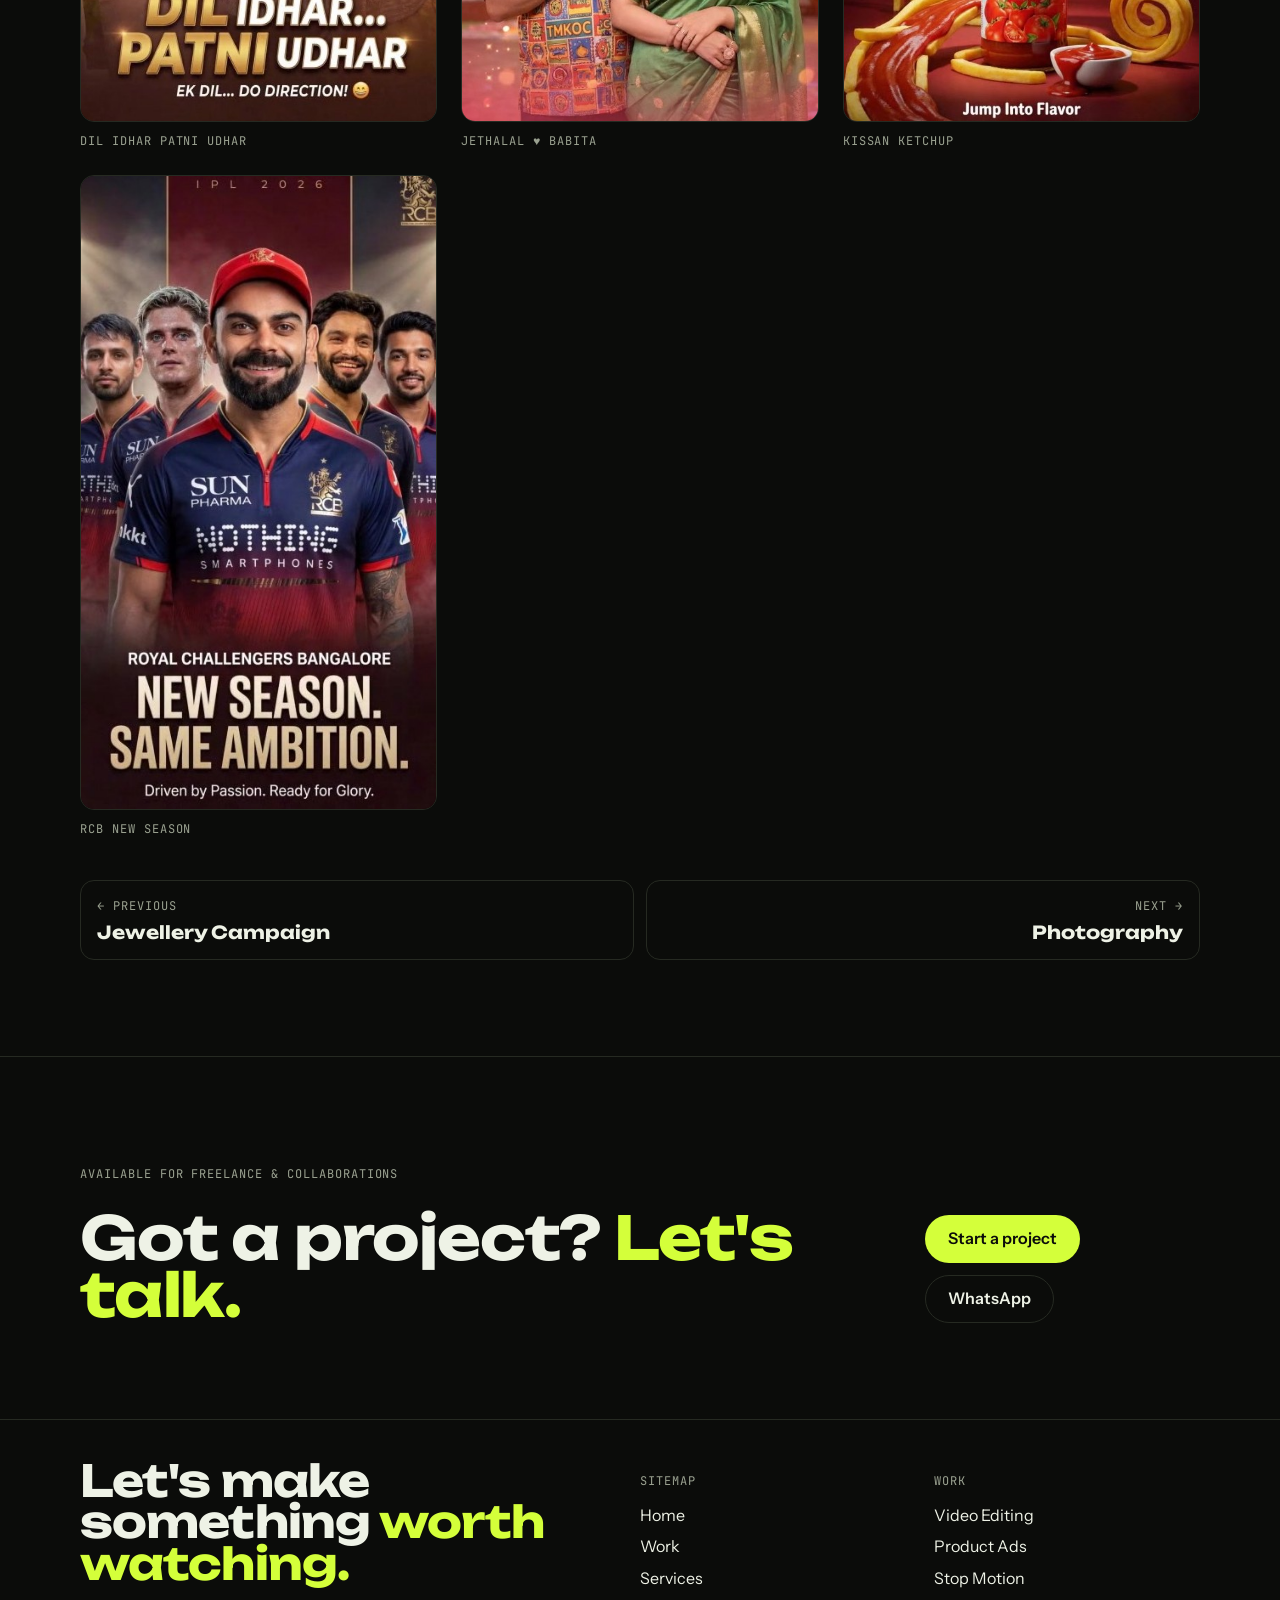
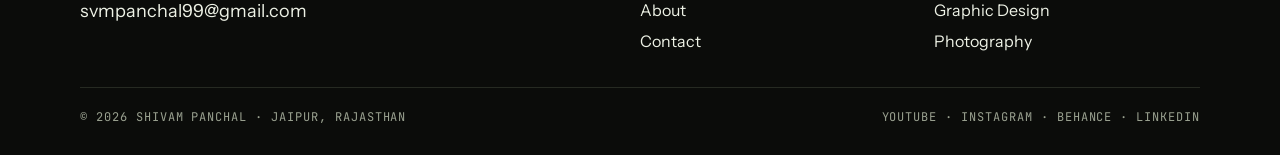
<file: work/posters-social/index.html>
<!DOCTYPE html><html lang="en"><head><meta charSet="utf-8"/><meta name="viewport" content="width=device-width, initial-scale=1"/><link rel="preload" as="image" href="../../work/posters-social/dil-luminati.jpg"/><link rel="preconnect" href="https://fonts.googleapis.com"/><link rel="preconnect" href="https://fonts.gstatic.com" crossorigin=""/><meta name="theme-color" content="#0b0c0a"/><title>Posters &amp; Social Creatives · Shivam Panchal</title><meta name="description" content="Concert, film, sports and FMCG creatives — bold titling, strong composition and formats built for the feed."/><link rel="canonical" href="https://www.shivampanchal.com/work/posters-social/"/><meta property="og:title" content="Posters &amp; Social Creatives · Shivam Panchal"/><meta property="og:description" content="Concert, film, sports and FMCG creatives — bold titling, strong composition and formats built for the feed."/><meta property="og:url" content="https://www.shivampanchal.com/"/><meta property="og:site_name" content="Shivam Panchal"/><meta property="og:image" content="https://www.shivampanchal.com/showreel-poster.jpg"/><meta property="og:type" content="website"/><meta name="twitter:card" content="summary_large_image"/><meta name="twitter:title" content="Posters &amp; Social Creatives · Shivam Panchal"/><meta name="twitter:description" content="Concert, film, sports and FMCG creatives — bold titling, strong composition and formats built for the feed."/><meta name="twitter:image" content="https://www.shivampanchal.com/showreel-poster.jpg"/><link rel="stylesheet" href="https://fonts.googleapis.com/css2?family=Unbounded:wght@500;600;700;800&amp;family=Instrument+Sans:wght@400;500;600&amp;family=JetBrains+Mono:wght@400;500&amp;display=swap"/><link rel="stylesheet" href="../../assets/style.css"/><script src="../../assets/site.js" defer></script></head><body><a class="skip" href="#main">Skip to content</a><header class="header"><div class="container"><div class="header__bar"><a class="logo" aria-label="Shivam Panchal — home" href="../../index.html"><span class="rec" aria-hidden="true"></span><span>Shivam<span class="accent">.</span></span></a><button class="menu-btn" aria-expanded="false" aria-controls="site-nav">Menu</button></div><nav id="site-nav" class="nav " aria-label="Main"><ul><li><a href="../../index.html">Home<span>0<!-- -->1</span></a></li><li><a aria-current="page" href="../../work/index.html">Work<span>0<!-- -->2</span></a></li><li><a href="../../services/index.html">Services<span>0<!-- -->3</span></a></li><li><a href="../../about/index.html">About<span>0<!-- -->4</span></a></li><li><a href="../../contact/index.html">Contact<span>0<!-- -->5</span></a></li></ul></nav></div></header><main id="main"><section class="hero"><div class="container"><nav class="crumbs mono" aria-label="Breadcrumb"><a href="../../work/index.html">Work</a><span aria-hidden="true">/</span><a href="../../work/index.html?category=design">Graphic Design</a></nav><h1 class="display hero__title" style="font-size:clamp(32px, 8vw, 80px)">Posters &amp; Social Creatives</h1><p class="lead">Concert, film, sports and FMCG creatives — bold titling, strong composition and formats built for the feed.</p></div></section><section class="section" style="padding-top:0"><div class="container stack" style="gap:40px"><dl class="facts"><div><dt class="mono">Category</dt><dd>Graphic Design</dd></div><div><dt class="mono">Year</dt><dd>2025</dd></div><div><dt class="mono">Tools</dt><dd>Photoshop, Illustrator, Freepik AI</dd></div><div><dt class="mono">Skills</dt><dd>Poster Design, Social Media, Typography</dd></div></dl><div class="gallery gallery--wide"><figure class="gallery__item"><div class="media-box " style="--t1:#2a1608;--t2:#0d0703;aspect-ratio:16 / 9"><img src="../../work/posters-social/dil-luminati.jpg" alt="Dil-Luminati — concert poster" loading="eager"/></div><figcaption class="mono">Dil-Luminati — concert poster</figcaption></figure></div><div class="gallery gallery--tall "><figure class="gallery__item"><div class="media-box " style="--t1:#2a1608;--t2:#0d0703;aspect-ratio:4 / 5"><img src="../../work/posters-social/dil-idhar-patni-udhar.jpg" alt="Dil Idhar Patni Udhar" loading="lazy"/></div><figcaption class="mono">Dil Idhar Patni Udhar</figcaption></figure><figure class="gallery__item"><div class="media-box " style="--t1:#2a1608;--t2:#0d0703;aspect-ratio:4 / 5"><img src="../../work/posters-social/jethalal-babita.jpg" alt="Jethalal ♥ Babita" loading="lazy"/></div><figcaption class="mono">Jethalal ♥ Babita</figcaption></figure><figure class="gallery__item"><div class="media-box " style="--t1:#2a1608;--t2:#0d0703;aspect-ratio:4 / 5"><img src="../../work/posters-social/kissan-ketchup.jpg" alt="Kissan Ketchup" loading="lazy"/></div><figcaption class="mono">Kissan Ketchup</figcaption></figure><figure class="gallery__item"><div class="media-box media-box--vertical" style="--t1:#2a1608;--t2:#0d0703;aspect-ratio:9 / 16"><img src="../../work/posters-social/rcb-new-season.jpg" alt="RCB New Season" loading="lazy"/></div><figcaption class="mono">RCB New Season</figcaption></figure></div><nav class="pager" aria-label="More projects"><a href="../../work/jewellery-campaign/index.html"><span class="mono">← Previous</span><strong>Jewellery Campaign</strong></a><a href="../../work/bundi-frames/index.html"><span class="mono">Next →</span><strong>Photography</strong></a></nav></div></section><section class="section"><div class="container cta-band"><div class="stack" style="gap:12px"><p class="mono">Available for freelance &amp; collaborations</p><h2 class="display">Got a project? <span class="accent">Let&#x27;s talk.</span></h2></div><div class="hero__cta" style="margin-top:0"><a class="btn btn--primary" href="../../contact/index.html">Start a project</a><a href="https://wa.me/916378853658" class="btn btn--ghost" target="_blank" rel="noopener noreferrer">WhatsApp</a></div></div></section></main><footer class="footer"><div class="container"><div class="footer__grid"><div class="stack" style="gap:12px"><p class="display" style="font-size:clamp(26px, 6vw, 44px)">Let&#x27;s make something <span class="accent">worth watching.</span></p><a href="mailto:svmpanchal99@gmail.com" class="lead" style="color:var(--text)">svmpanchal99@gmail.com</a></div><div><p class="mono">Sitemap</p><ul><li><a href="../../index.html">Home</a></li><li><a href="../../work/index.html">Work</a></li><li><a href="../../services/index.html">Services</a></li><li><a href="../../about/index.html">About</a></li><li><a href="../../contact/index.html">Contact</a></li></ul></div><div><p class="mono">Work</p><ul><li><a href="../../work/index.html?category=editing">Video Editing</a></li><li><a href="../../work/index.html?category=ads">Product Ads</a></li><li><a href="../../work/index.html?category=stop-motion">Stop Motion</a></li><li><a href="../../work/index.html?category=design">Graphic Design</a></li><li><a href="../../work/index.html?category=photography">Photography</a></li></ul></div></div><div class="footer__bottom"><span class="mono">© <!-- -->2026<!-- --> <!-- -->Shivam Panchal<!-- --> · <!-- -->Jaipur, Rajasthan</span><span class="mono"><span><a href="https://www.youtube.com/@ShivammPanchall" target="_blank" rel="noopener noreferrer">YouTube</a></span><span> · <a href="https://www.instagram.com/shivam__panchall/" target="_blank" rel="noopener noreferrer">Instagram</a></span><span> · <a href="https://www.behance.net/shivampanchal8" target="_blank" rel="noopener noreferrer">Behance</a></span><span> · <a href="https://www.linkedin.com/in/shivam-panchal-155638215/" target="_blank" rel="noopener noreferrer">LinkedIn</a></span></span></div></div></footer></body></html>
</file>
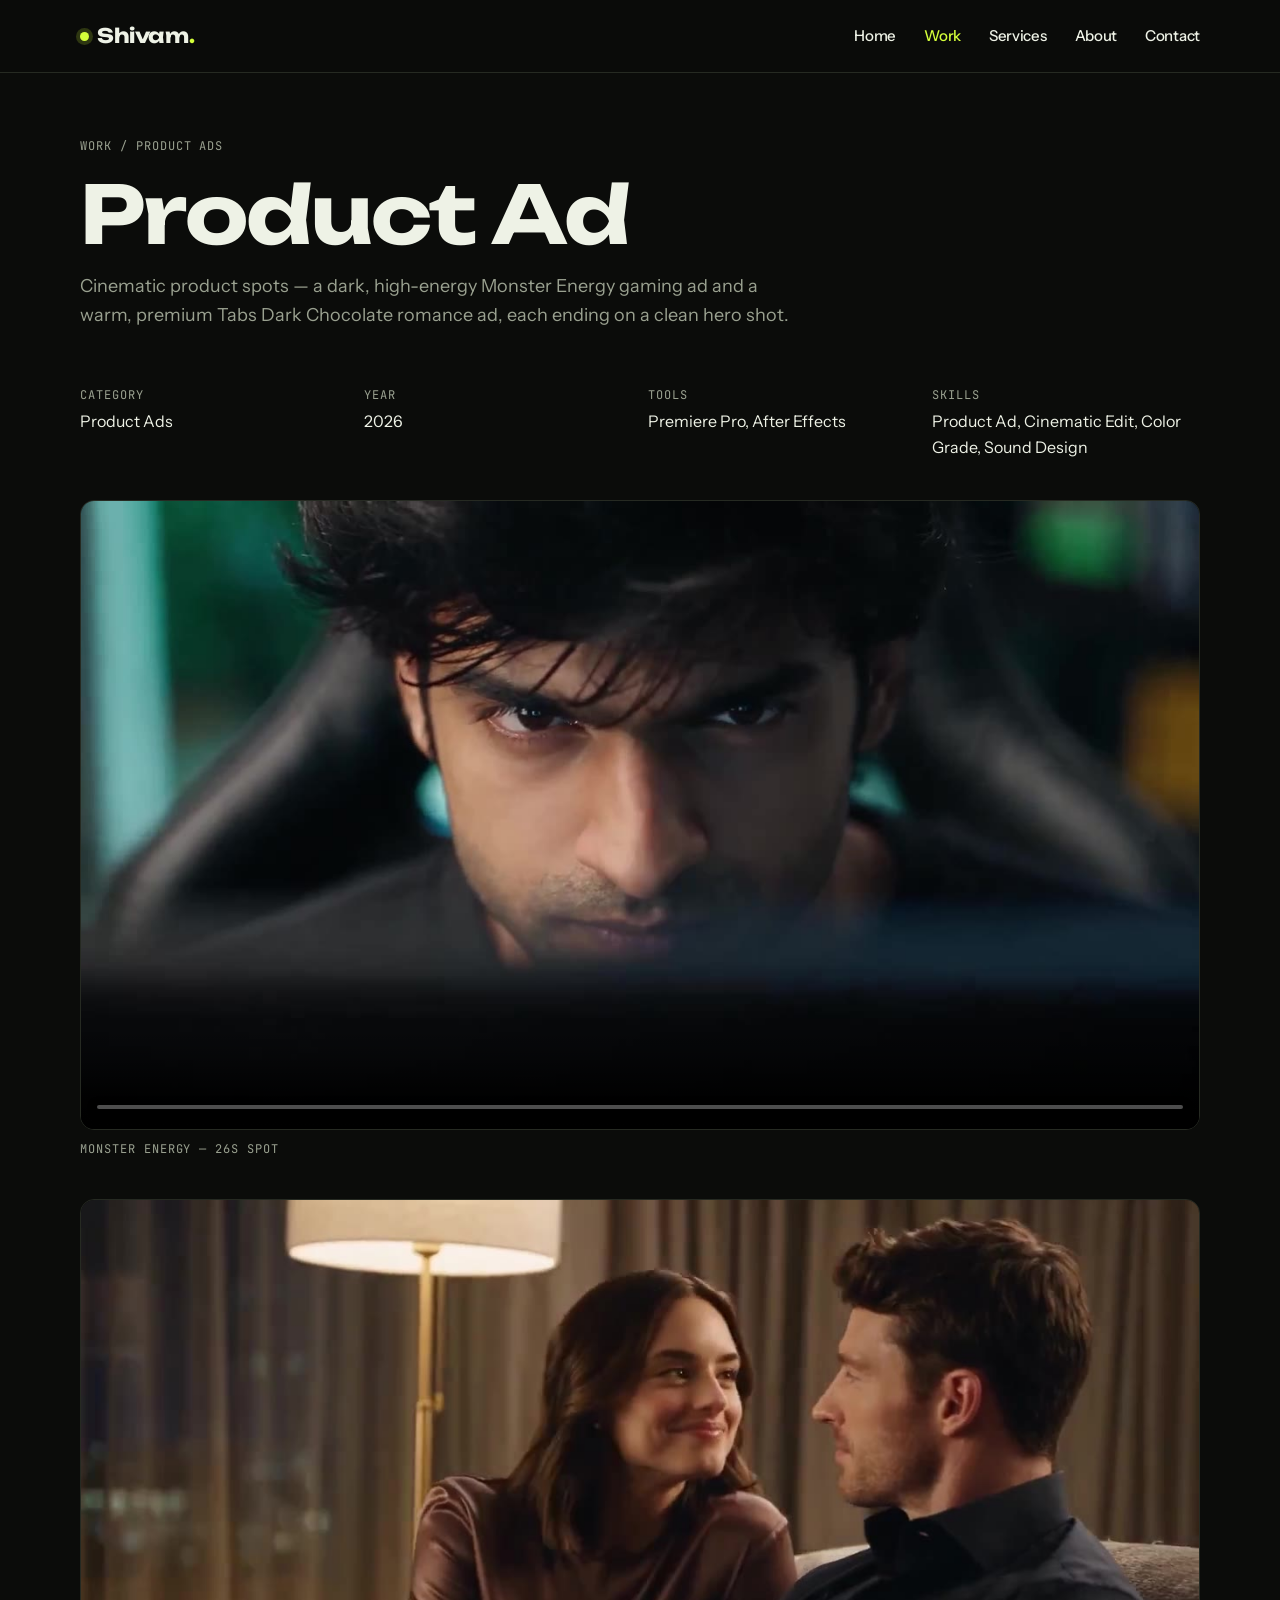
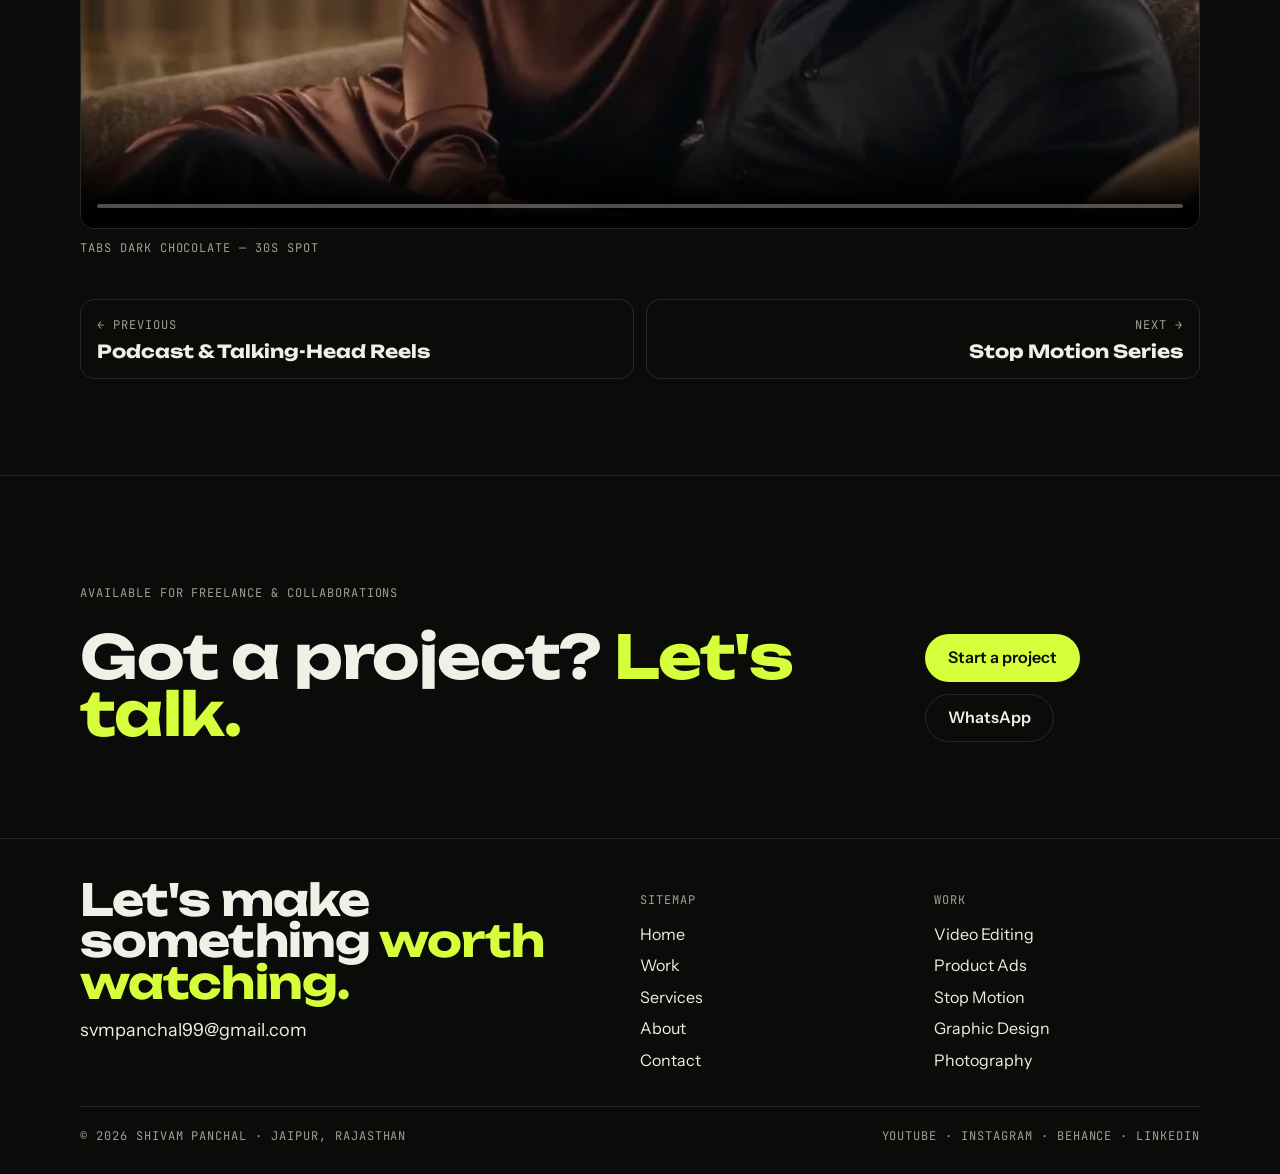
<file: work/product-ads/index.html>
<!DOCTYPE html><html lang="en"><head><meta charSet="utf-8"/><meta name="viewport" content="width=device-width, initial-scale=1"/><link rel="preconnect" href="https://fonts.googleapis.com"/><link rel="preconnect" href="https://fonts.gstatic.com" crossorigin=""/><meta name="theme-color" content="#0b0c0a"/><title>Product Ad · Shivam Panchal</title><meta name="description" content="Cinematic product spots — a dark, high-energy Monster Energy gaming ad and a warm, premium Tabs Dark Chocolate romance ad, each ending on a clean hero shot."/><link rel="canonical" href="https://www.shivampanchal.com/work/product-ads/"/><meta property="og:title" content="Product Ad · Shivam Panchal"/><meta property="og:description" content="Cinematic product spots — a dark, high-energy Monster Energy gaming ad and a warm, premium Tabs Dark Chocolate romance ad, each ending on a clean hero shot."/><meta property="og:url" content="https://www.shivampanchal.com/"/><meta property="og:site_name" content="Shivam Panchal"/><meta property="og:image" content="https://www.shivampanchal.com/showreel-poster.jpg"/><meta property="og:type" content="website"/><meta name="twitter:card" content="summary_large_image"/><meta name="twitter:title" content="Product Ad · Shivam Panchal"/><meta name="twitter:description" content="Cinematic product spots — a dark, high-energy Monster Energy gaming ad and a warm, premium Tabs Dark Chocolate romance ad, each ending on a clean hero shot."/><meta name="twitter:image" content="https://www.shivampanchal.com/showreel-poster.jpg"/><link rel="stylesheet" href="https://fonts.googleapis.com/css2?family=Unbounded:wght@500;600;700;800&amp;family=Instrument+Sans:wght@400;500;600&amp;family=JetBrains+Mono:wght@400;500&amp;display=swap"/><link rel="stylesheet" href="../../assets/style.css"/><script src="../../assets/site.js" defer></script></head><body><a class="skip" href="#main">Skip to content</a><header class="header"><div class="container"><div class="header__bar"><a class="logo" aria-label="Shivam Panchal — home" href="../../index.html"><span class="rec" aria-hidden="true"></span><span>Shivam<span class="accent">.</span></span></a><button class="menu-btn" aria-expanded="false" aria-controls="site-nav">Menu</button></div><nav id="site-nav" class="nav " aria-label="Main"><ul><li><a href="../../index.html">Home<span>0<!-- -->1</span></a></li><li><a aria-current="page" href="../../work/index.html">Work<span>0<!-- -->2</span></a></li><li><a href="../../services/index.html">Services<span>0<!-- -->3</span></a></li><li><a href="../../about/index.html">About<span>0<!-- -->4</span></a></li><li><a href="../../contact/index.html">Contact<span>0<!-- -->5</span></a></li></ul></nav></div></header><main id="main"><section class="hero"><div class="container"><nav class="crumbs mono" aria-label="Breadcrumb"><a href="../../work/index.html">Work</a><span aria-hidden="true">/</span><a href="../../work/index.html?category=ads">Product Ads</a></nav><h1 class="display hero__title" style="font-size:clamp(32px, 8vw, 80px)">Product Ad</h1><p class="lead">Cinematic product spots — a dark, high-energy Monster Energy gaming ad and a warm, premium Tabs Dark Chocolate romance ad, each ending on a clean hero shot.</p></div></section><section class="section" style="padding-top:0"><div class="container stack" style="gap:40px"><dl class="facts"><div><dt class="mono">Category</dt><dd>Product Ads</dd></div><div><dt class="mono">Year</dt><dd>2026</dd></div><div><dt class="mono">Tools</dt><dd>Premiere Pro, After Effects</dd></div><div><dt class="mono">Skills</dt><dd>Product Ad, Cinematic Edit, Color Grade, Sound Design</dd></div></dl><div class="gallery gallery--wide"><figure class="gallery__item"><div class="media-box " style="--t1:#0f2a12;--t2:#060806;aspect-ratio:16 / 9"><video controls="" playsInline="" preload="metadata" poster="../../work/product-ads/monster-energy.jpg" aria-label="Monster Energy — 26s spot"><source src="../../work/product-ads/monster-energy.mp4" type="video/mp4"/></video></div><figcaption class="mono">Monster Energy — 26s spot</figcaption></figure><figure class="gallery__item"><div class="media-box " style="--t1:#0f2a12;--t2:#060806;aspect-ratio:16 / 9"><video controls="" playsInline="" preload="metadata" poster="../../work/product-ads/tabs-dark-chocolate.jpg" aria-label="Tabs Dark Chocolate — 30s spot"><source src="../../work/product-ads/tabs-dark-chocolate.mp4" type="video/mp4"/></video></div><figcaption class="mono">Tabs Dark Chocolate — 30s spot</figcaption></figure></div><nav class="pager" aria-label="More projects"><a href="../../work/podcast-reels/index.html"><span class="mono">← Previous</span><strong>Podcast &amp; Talking-Head Reels</strong></a><a href="../../work/stop-motion-series/index.html"><span class="mono">Next →</span><strong>Stop Motion Series</strong></a></nav></div></section><section class="section"><div class="container cta-band"><div class="stack" style="gap:12px"><p class="mono">Available for freelance &amp; collaborations</p><h2 class="display">Got a project? <span class="accent">Let&#x27;s talk.</span></h2></div><div class="hero__cta" style="margin-top:0"><a class="btn btn--primary" href="../../contact/index.html">Start a project</a><a href="https://wa.me/916378853658" class="btn btn--ghost" target="_blank" rel="noopener noreferrer">WhatsApp</a></div></div></section></main><footer class="footer"><div class="container"><div class="footer__grid"><div class="stack" style="gap:12px"><p class="display" style="font-size:clamp(26px, 6vw, 44px)">Let&#x27;s make something <span class="accent">worth watching.</span></p><a href="mailto:svmpanchal99@gmail.com" class="lead" style="color:var(--text)">svmpanchal99@gmail.com</a></div><div><p class="mono">Sitemap</p><ul><li><a href="../../index.html">Home</a></li><li><a href="../../work/index.html">Work</a></li><li><a href="../../services/index.html">Services</a></li><li><a href="../../about/index.html">About</a></li><li><a href="../../contact/index.html">Contact</a></li></ul></div><div><p class="mono">Work</p><ul><li><a href="../../work/index.html?category=editing">Video Editing</a></li><li><a href="../../work/index.html?category=ads">Product Ads</a></li><li><a href="../../work/index.html?category=stop-motion">Stop Motion</a></li><li><a href="../../work/index.html?category=design">Graphic Design</a></li><li><a href="../../work/index.html?category=photography">Photography</a></li></ul></div></div><div class="footer__bottom"><span class="mono">© <!-- -->2026<!-- --> <!-- -->Shivam Panchal<!-- --> · <!-- -->Jaipur, Rajasthan</span><span class="mono"><span><a href="https://www.youtube.com/@ShivammPanchall" target="_blank" rel="noopener noreferrer">YouTube</a></span><span> · <a href="https://www.instagram.com/shivam__panchall/" target="_blank" rel="noopener noreferrer">Instagram</a></span><span> · <a href="https://www.behance.net/shivampanchal8" target="_blank" rel="noopener noreferrer">Behance</a></span><span> · <a href="https://www.linkedin.com/in/shivam-panchal-155638215/" target="_blank" rel="noopener noreferrer">LinkedIn</a></span></span></div></div></footer></body></html>
</file>
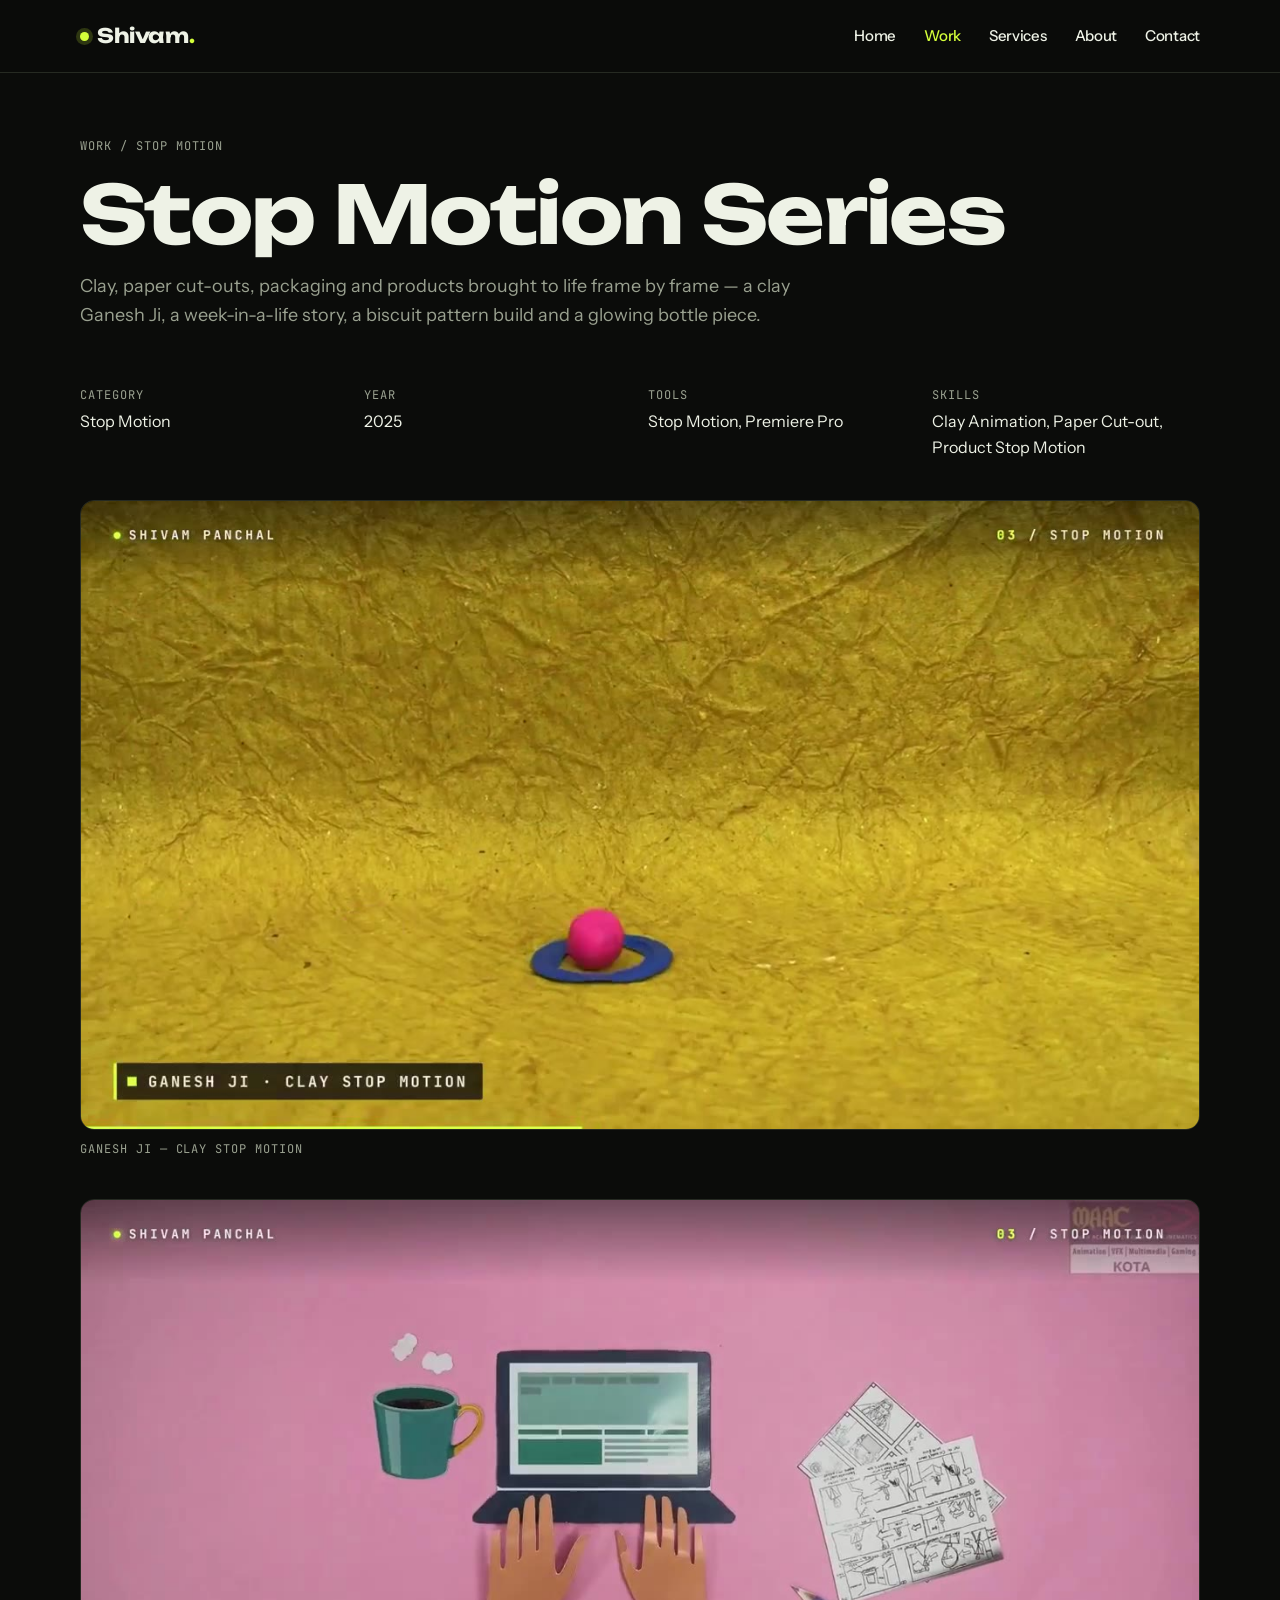
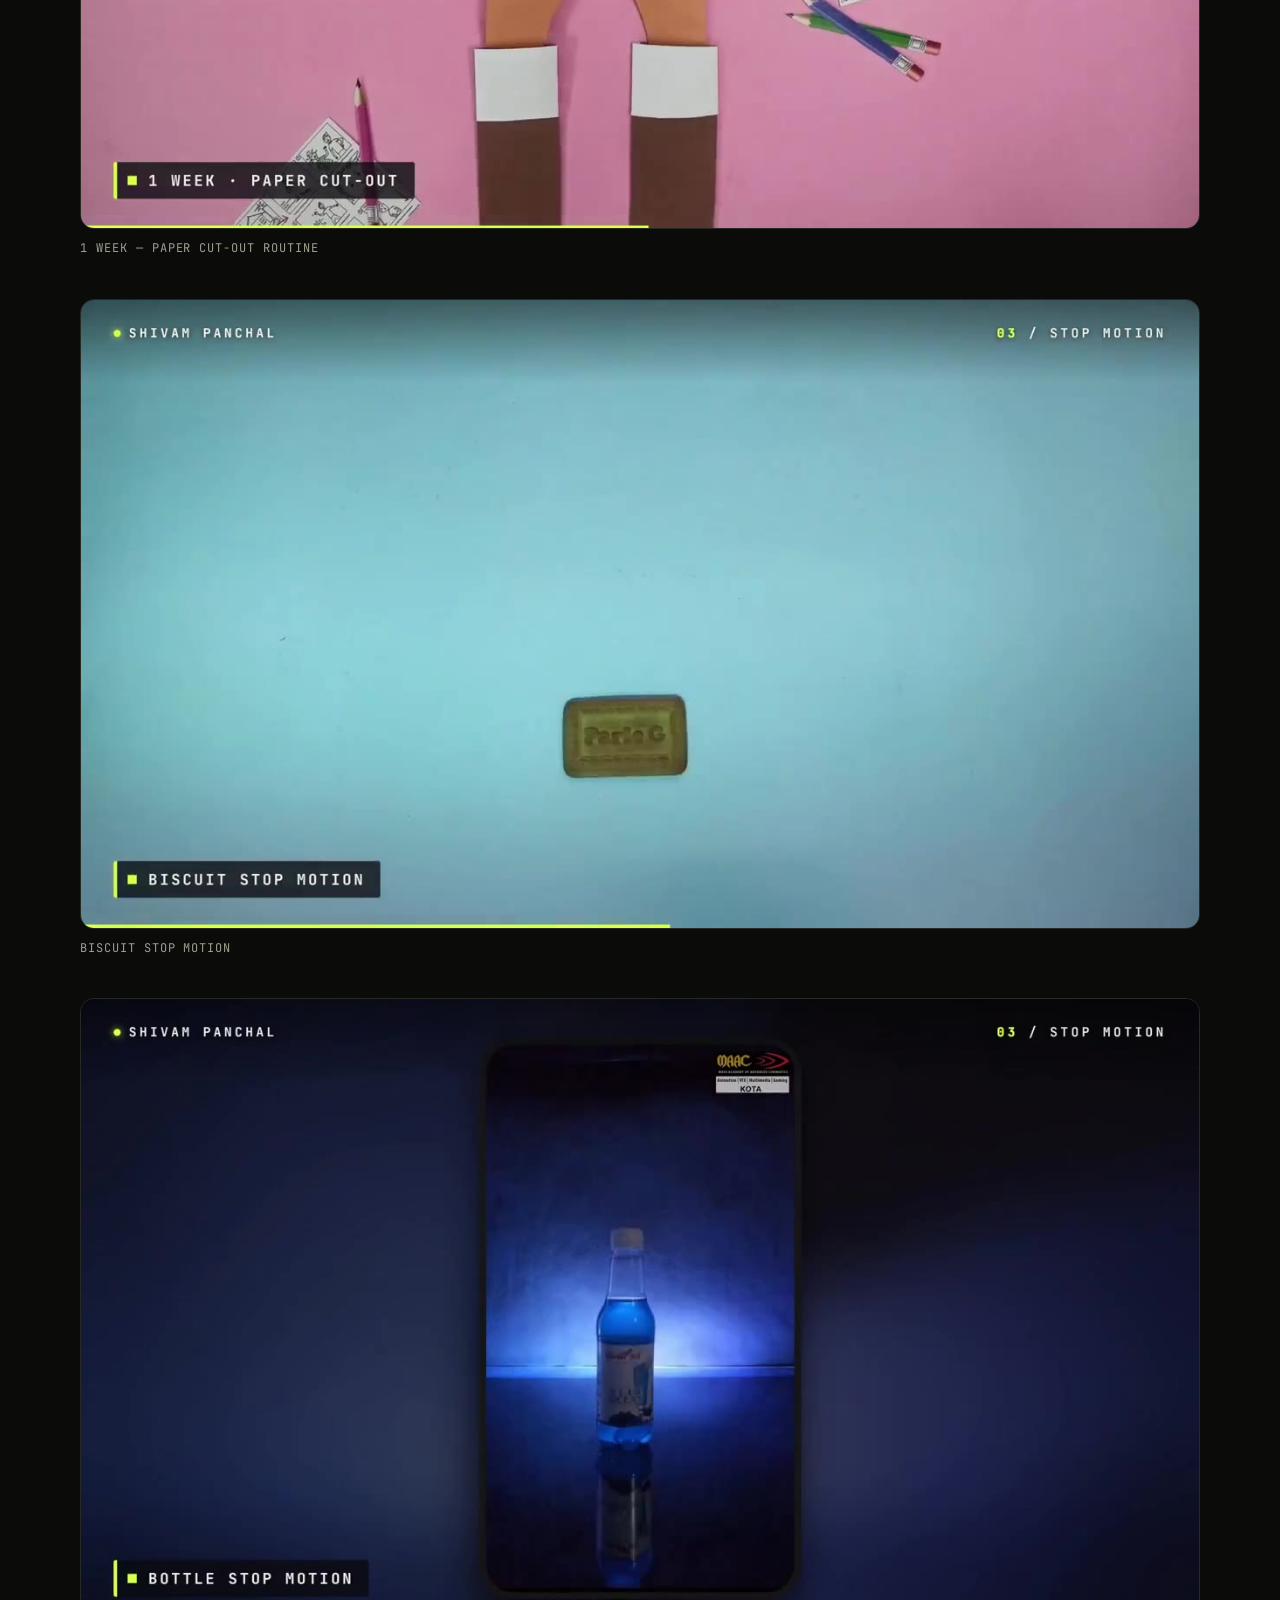
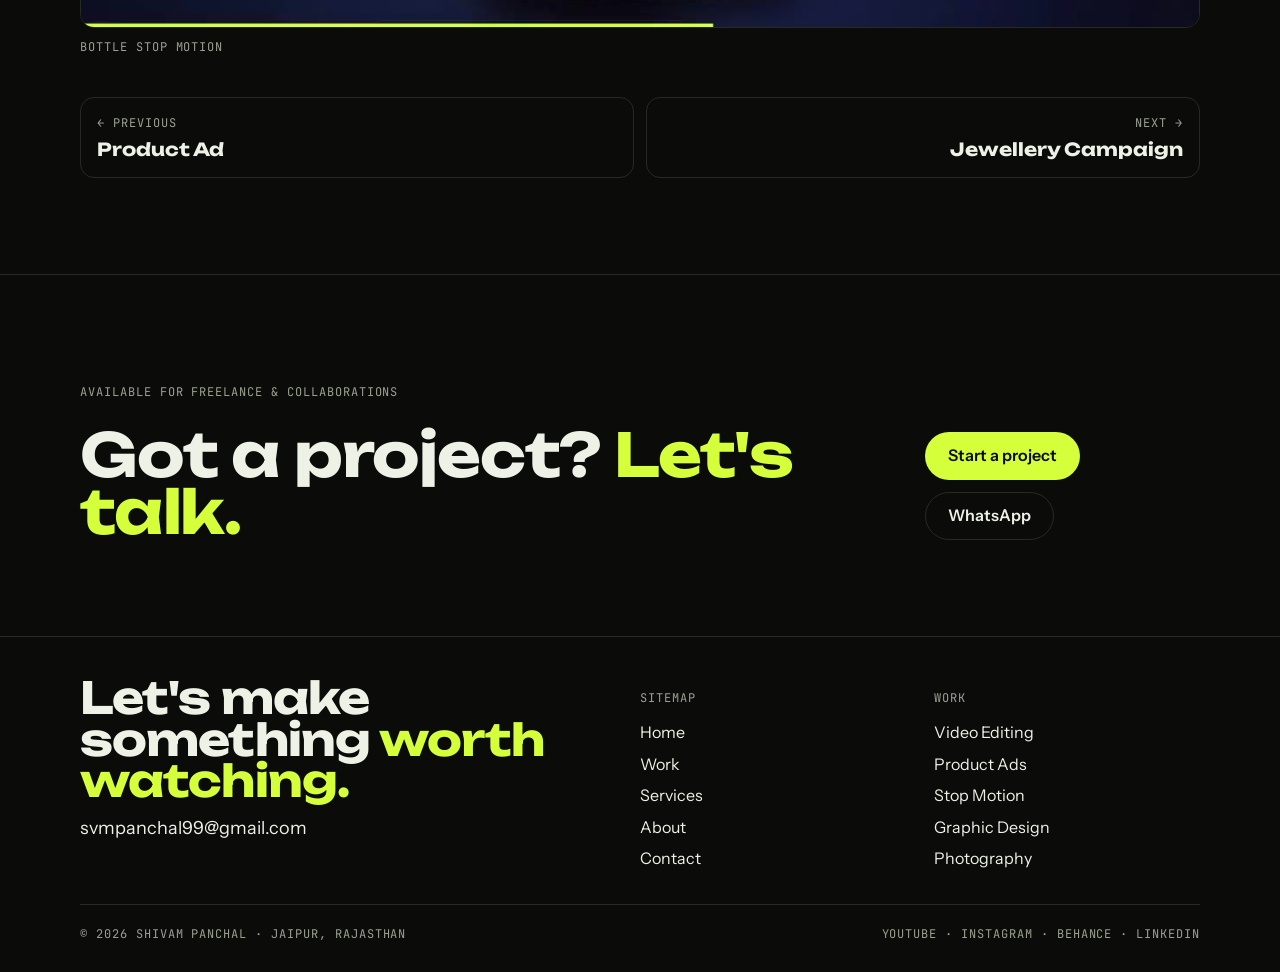
<file: work/stop-motion-series/index.html>
<!DOCTYPE html><html lang="en"><head><meta charSet="utf-8"/><meta name="viewport" content="width=device-width, initial-scale=1"/><link rel="preconnect" href="https://fonts.googleapis.com"/><link rel="preconnect" href="https://fonts.gstatic.com" crossorigin=""/><meta name="theme-color" content="#0b0c0a"/><title>Stop Motion Series · Shivam Panchal</title><meta name="description" content="Clay, paper cut-outs, packaging and products brought to life frame by frame — a clay Ganesh Ji, a week-in-a-life story, a biscuit pattern build and a glowing bottle piece."/><link rel="canonical" href="https://www.shivampanchal.com/work/stop-motion-series/"/><meta property="og:title" content="Stop Motion Series · Shivam Panchal"/><meta property="og:description" content="Clay, paper cut-outs, packaging and products brought to life frame by frame — a clay Ganesh Ji, a week-in-a-life story, a biscuit pattern build and a glowing bottle piece."/><meta property="og:url" content="https://www.shivampanchal.com/"/><meta property="og:site_name" content="Shivam Panchal"/><meta property="og:image" content="https://www.shivampanchal.com/showreel-poster.jpg"/><meta property="og:type" content="website"/><meta name="twitter:card" content="summary_large_image"/><meta name="twitter:title" content="Stop Motion Series · Shivam Panchal"/><meta name="twitter:description" content="Clay, paper cut-outs, packaging and products brought to life frame by frame — a clay Ganesh Ji, a week-in-a-life story, a biscuit pattern build and a glowing bottle piece."/><meta name="twitter:image" content="https://www.shivampanchal.com/showreel-poster.jpg"/><link rel="stylesheet" href="https://fonts.googleapis.com/css2?family=Unbounded:wght@500;600;700;800&amp;family=Instrument+Sans:wght@400;500;600&amp;family=JetBrains+Mono:wght@400;500&amp;display=swap"/><link rel="stylesheet" href="../../assets/style.css"/><script src="../../assets/site.js" defer></script></head><body><a class="skip" href="#main">Skip to content</a><header class="header"><div class="container"><div class="header__bar"><a class="logo" aria-label="Shivam Panchal — home" href="../../index.html"><span class="rec" aria-hidden="true"></span><span>Shivam<span class="accent">.</span></span></a><button class="menu-btn" aria-expanded="false" aria-controls="site-nav">Menu</button></div><nav id="site-nav" class="nav " aria-label="Main"><ul><li><a href="../../index.html">Home<span>0<!-- -->1</span></a></li><li><a aria-current="page" href="../../work/index.html">Work<span>0<!-- -->2</span></a></li><li><a href="../../services/index.html">Services<span>0<!-- -->3</span></a></li><li><a href="../../about/index.html">About<span>0<!-- -->4</span></a></li><li><a href="../../contact/index.html">Contact<span>0<!-- -->5</span></a></li></ul></nav></div></header><main id="main"><section class="hero"><div class="container"><nav class="crumbs mono" aria-label="Breadcrumb"><a href="../../work/index.html">Work</a><span aria-hidden="true">/</span><a href="../../work/index.html?category=stop-motion">Stop Motion</a></nav><h1 class="display hero__title" style="font-size:clamp(32px, 8vw, 80px)">Stop Motion Series</h1><p class="lead">Clay, paper cut-outs, packaging and products brought to life frame by frame — a clay Ganesh Ji, a week-in-a-life story, a biscuit pattern build and a glowing bottle piece.</p></div></section><section class="section" style="padding-top:0"><div class="container stack" style="gap:40px"><dl class="facts"><div><dt class="mono">Category</dt><dd>Stop Motion</dd></div><div><dt class="mono">Year</dt><dd>2025</dd></div><div><dt class="mono">Tools</dt><dd>Stop Motion, Premiere Pro</dd></div><div><dt class="mono">Skills</dt><dd>Clay Animation, Paper Cut-out, Product Stop Motion</dd></div></dl><div class="gallery gallery--wide"><figure class="gallery__item"><div class="media-box " style="--t1:#4a3a08;--t2:#140f02;aspect-ratio:16 / 9"><video autoPlay="" muted="" loop="" playsInline="" preload="metadata" poster="../../work/stop-motion-series/ganesh-ji.jpg" aria-label="Ganesh Ji — clay stop motion"><source src="../../work/stop-motion-series/ganesh-ji.mp4" type="video/mp4"/></video></div><figcaption class="mono">Ganesh Ji — clay stop motion</figcaption></figure><figure class="gallery__item"><div class="media-box " style="--t1:#4a3a08;--t2:#140f02;aspect-ratio:16 / 9"><video autoPlay="" muted="" loop="" playsInline="" preload="metadata" poster="../../work/stop-motion-series/1-week.jpg" aria-label="1 Week — paper cut-out routine"><source src="../../work/stop-motion-series/1-week.mp4" type="video/mp4"/></video></div><figcaption class="mono">1 Week — paper cut-out routine</figcaption></figure><figure class="gallery__item"><div class="media-box " style="--t1:#4a3a08;--t2:#140f02;aspect-ratio:16 / 9"><video autoPlay="" muted="" loop="" playsInline="" preload="metadata" poster="../../work/stop-motion-series/biscuit.jpg" aria-label="Biscuit Stop Motion"><source src="../../work/stop-motion-series/biscuit.mp4" type="video/mp4"/></video></div><figcaption class="mono">Biscuit Stop Motion</figcaption></figure><figure class="gallery__item"><div class="media-box " style="--t1:#4a3a08;--t2:#140f02;aspect-ratio:16 / 9"><video autoPlay="" muted="" loop="" playsInline="" preload="metadata" poster="../../work/stop-motion-series/bottle.jpg" aria-label="Bottle Stop Motion"><source src="../../work/stop-motion-series/bottle.mp4" type="video/mp4"/></video></div><figcaption class="mono">Bottle Stop Motion</figcaption></figure></div><nav class="pager" aria-label="More projects"><a href="../../work/product-ads/index.html"><span class="mono">← Previous</span><strong>Product Ad</strong></a><a href="../../work/jewellery-campaign/index.html"><span class="mono">Next →</span><strong>Jewellery Campaign</strong></a></nav></div></section><section class="section"><div class="container cta-band"><div class="stack" style="gap:12px"><p class="mono">Available for freelance &amp; collaborations</p><h2 class="display">Got a project? <span class="accent">Let&#x27;s talk.</span></h2></div><div class="hero__cta" style="margin-top:0"><a class="btn btn--primary" href="../../contact/index.html">Start a project</a><a href="https://wa.me/916378853658" class="btn btn--ghost" target="_blank" rel="noopener noreferrer">WhatsApp</a></div></div></section></main><footer class="footer"><div class="container"><div class="footer__grid"><div class="stack" style="gap:12px"><p class="display" style="font-size:clamp(26px, 6vw, 44px)">Let&#x27;s make something <span class="accent">worth watching.</span></p><a href="mailto:svmpanchal99@gmail.com" class="lead" style="color:var(--text)">svmpanchal99@gmail.com</a></div><div><p class="mono">Sitemap</p><ul><li><a href="../../index.html">Home</a></li><li><a href="../../work/index.html">Work</a></li><li><a href="../../services/index.html">Services</a></li><li><a href="../../about/index.html">About</a></li><li><a href="../../contact/index.html">Contact</a></li></ul></div><div><p class="mono">Work</p><ul><li><a href="../../work/index.html?category=editing">Video Editing</a></li><li><a href="../../work/index.html?category=ads">Product Ads</a></li><li><a href="../../work/index.html?category=stop-motion">Stop Motion</a></li><li><a href="../../work/index.html?category=design">Graphic Design</a></li><li><a href="../../work/index.html?category=photography">Photography</a></li></ul></div></div><div class="footer__bottom"><span class="mono">© <!-- -->2026<!-- --> <!-- -->Shivam Panchal<!-- --> · <!-- -->Jaipur, Rajasthan</span><span class="mono"><span><a href="https://www.youtube.com/@ShivammPanchall" target="_blank" rel="noopener noreferrer">YouTube</a></span><span> · <a href="https://www.instagram.com/shivam__panchall/" target="_blank" rel="noopener noreferrer">Instagram</a></span><span> · <a href="https://www.behance.net/shivampanchal8" target="_blank" rel="noopener noreferrer">Behance</a></span><span> · <a href="https://www.linkedin.com/in/shivam-panchal-155638215/" target="_blank" rel="noopener noreferrer">LinkedIn</a></span></span></div></div></footer></body></html>
</file>
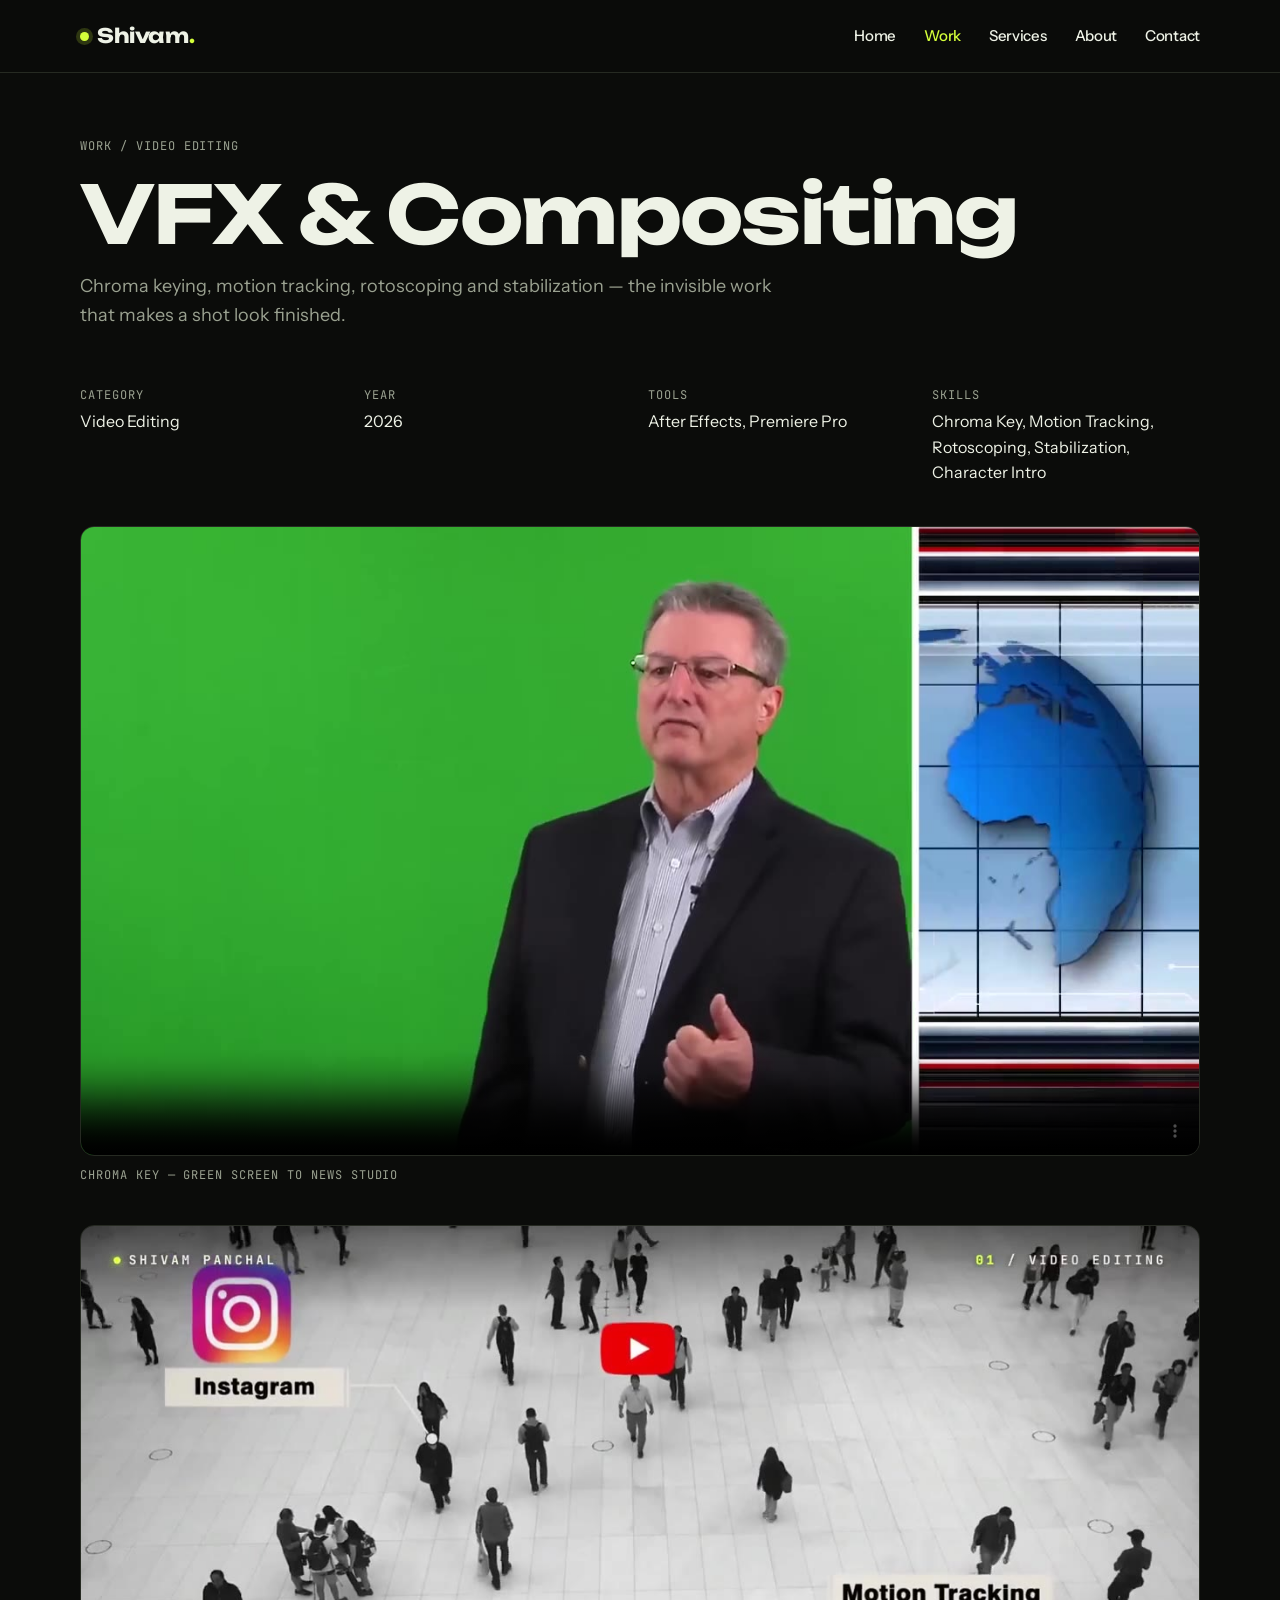
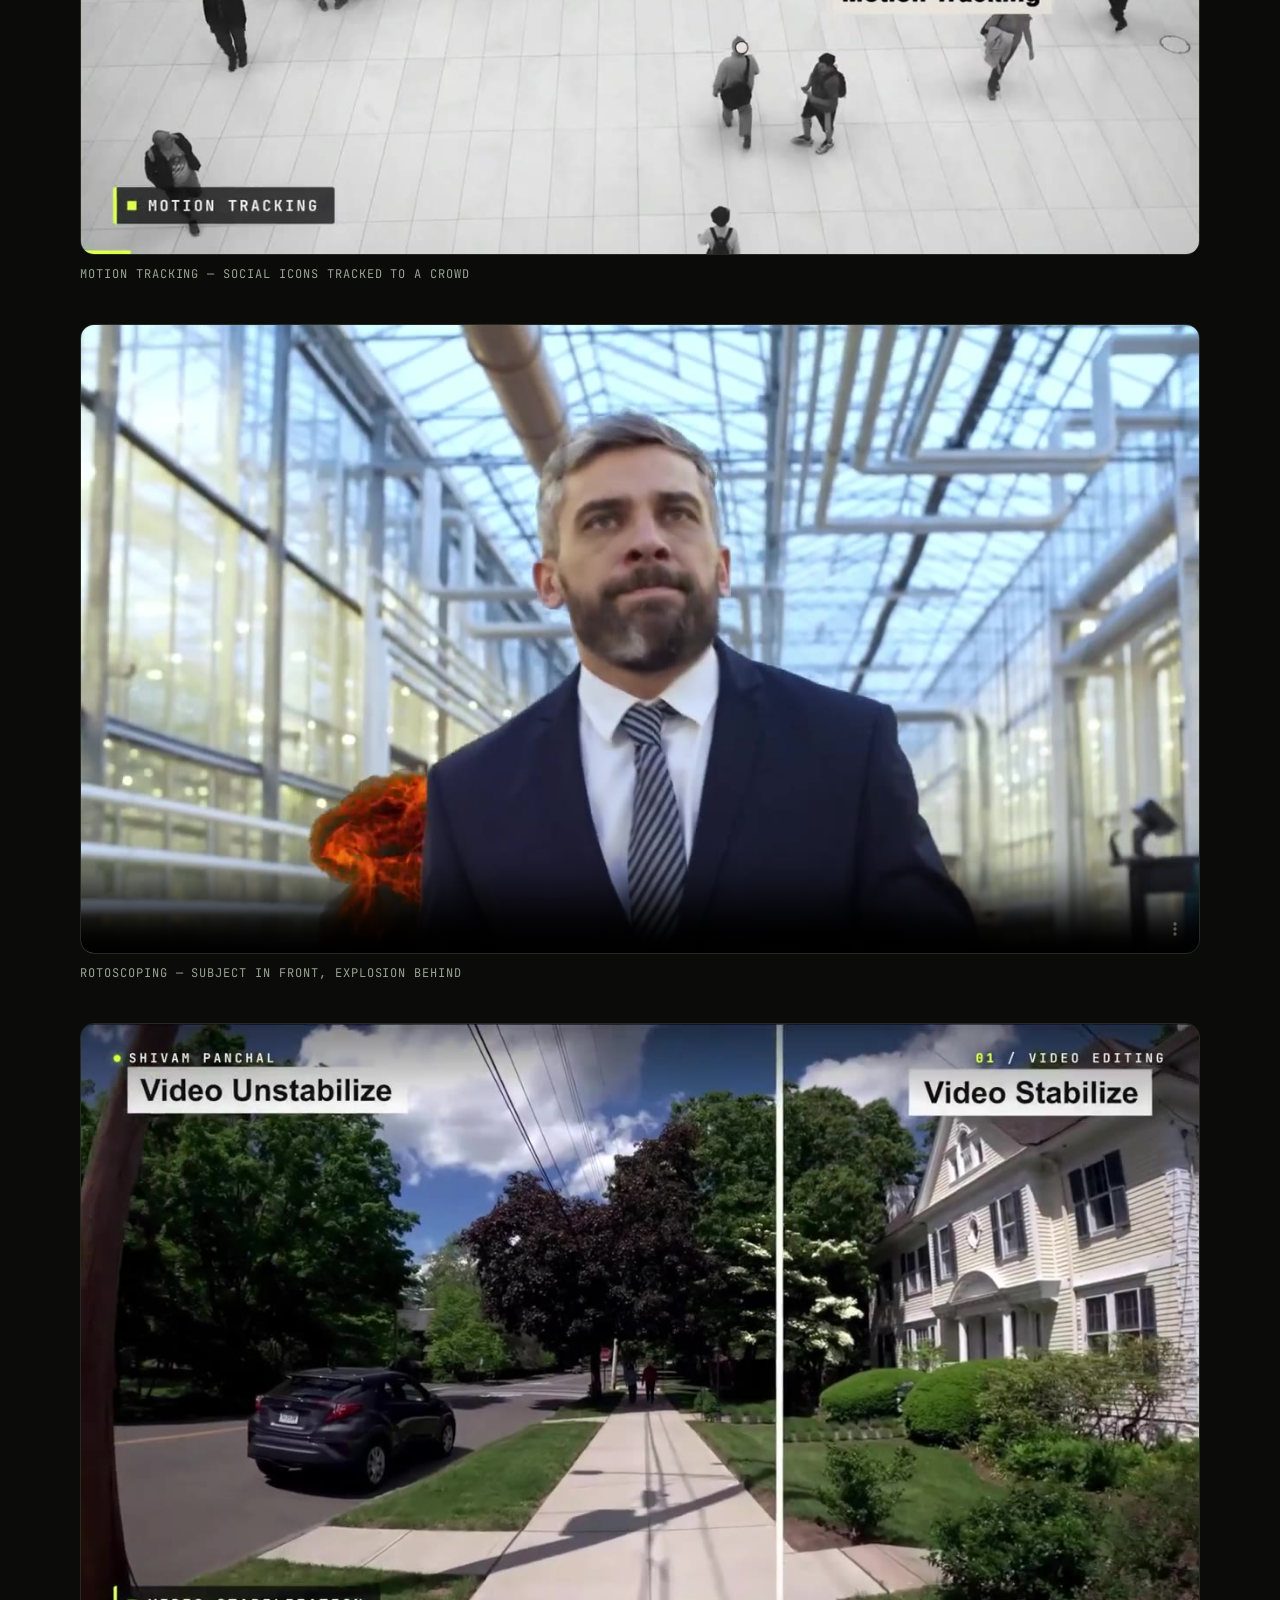
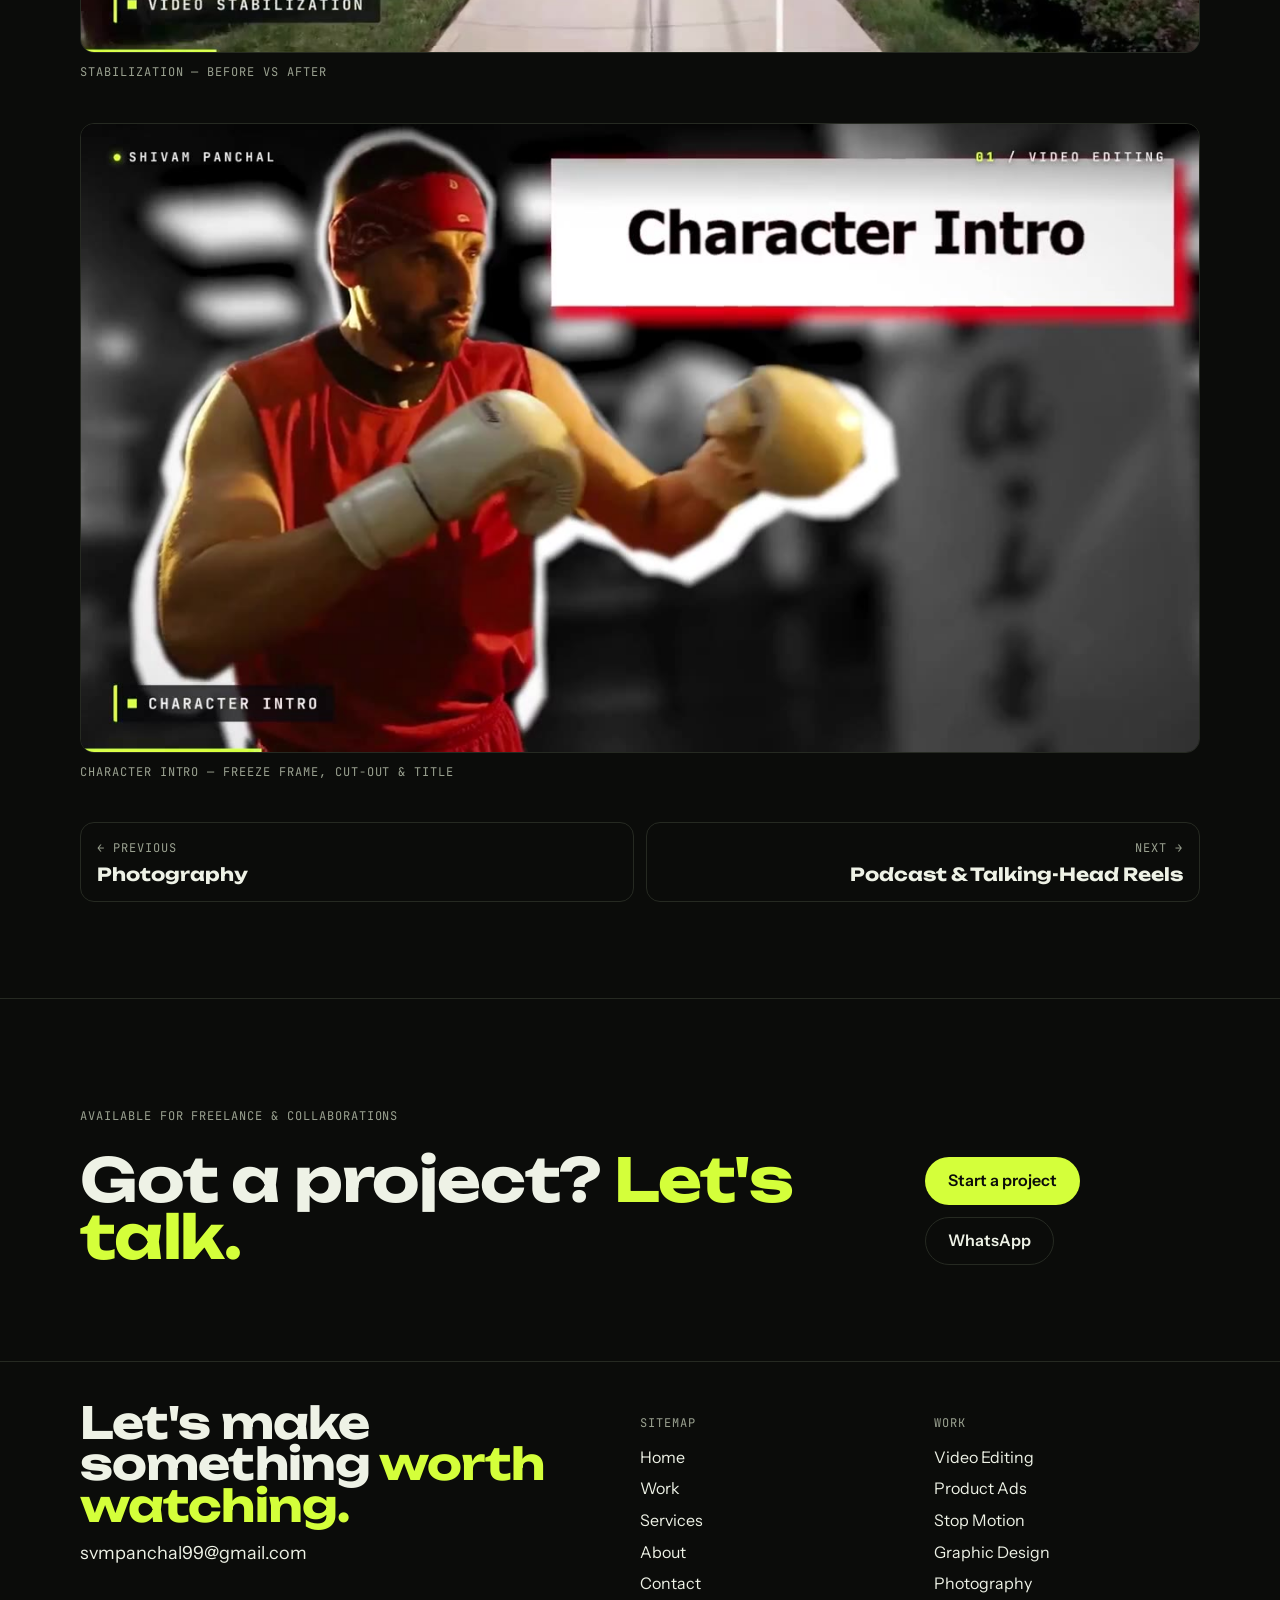
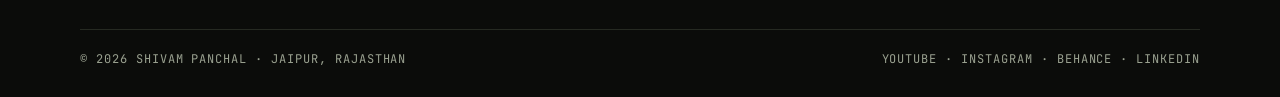
<file: work/vfx-compositing/index.html>
<!DOCTYPE html><html lang="en"><head><meta charSet="utf-8"/><meta name="viewport" content="width=device-width, initial-scale=1"/><link rel="preconnect" href="https://fonts.googleapis.com"/><link rel="preconnect" href="https://fonts.gstatic.com" crossorigin=""/><meta name="theme-color" content="#0b0c0a"/><title>VFX &amp; Compositing · Shivam Panchal</title><meta name="description" content="Chroma keying, motion tracking, rotoscoping and stabilization — the invisible work that makes a shot look finished."/><link rel="canonical" href="https://www.shivampanchal.com/work/vfx-compositing/"/><meta property="og:title" content="VFX &amp; Compositing · Shivam Panchal"/><meta property="og:description" content="Chroma keying, motion tracking, rotoscoping and stabilization — the invisible work that makes a shot look finished."/><meta property="og:url" content="https://www.shivampanchal.com/"/><meta property="og:site_name" content="Shivam Panchal"/><meta property="og:image" content="https://www.shivampanchal.com/showreel-poster.jpg"/><meta property="og:type" content="website"/><meta name="twitter:card" content="summary_large_image"/><meta name="twitter:title" content="VFX &amp; Compositing · Shivam Panchal"/><meta name="twitter:description" content="Chroma keying, motion tracking, rotoscoping and stabilization — the invisible work that makes a shot look finished."/><meta name="twitter:image" content="https://www.shivampanchal.com/showreel-poster.jpg"/><link rel="stylesheet" href="https://fonts.googleapis.com/css2?family=Unbounded:wght@500;600;700;800&amp;family=Instrument+Sans:wght@400;500;600&amp;family=JetBrains+Mono:wght@400;500&amp;display=swap"/><link rel="stylesheet" href="../../assets/style.css"/><script src="../../assets/site.js" defer></script></head><body><a class="skip" href="#main">Skip to content</a><header class="header"><div class="container"><div class="header__bar"><a class="logo" aria-label="Shivam Panchal — home" href="../../index.html"><span class="rec" aria-hidden="true"></span><span>Shivam<span class="accent">.</span></span></a><button class="menu-btn" aria-expanded="false" aria-controls="site-nav">Menu</button></div><nav id="site-nav" class="nav " aria-label="Main"><ul><li><a href="../../index.html">Home<span>0<!-- -->1</span></a></li><li><a aria-current="page" href="../../work/index.html">Work<span>0<!-- -->2</span></a></li><li><a href="../../services/index.html">Services<span>0<!-- -->3</span></a></li><li><a href="../../about/index.html">About<span>0<!-- -->4</span></a></li><li><a href="../../contact/index.html">Contact<span>0<!-- -->5</span></a></li></ul></nav></div></header><main id="main"><section class="hero"><div class="container"><nav class="crumbs mono" aria-label="Breadcrumb"><a href="../../work/index.html">Work</a><span aria-hidden="true">/</span><a href="../../work/index.html?category=editing">Video Editing</a></nav><h1 class="display hero__title" style="font-size:clamp(32px, 8vw, 80px)">VFX &amp; Compositing</h1><p class="lead">Chroma keying, motion tracking, rotoscoping and stabilization — the invisible work that makes a shot look finished.</p></div></section><section class="section" style="padding-top:0"><div class="container stack" style="gap:40px"><dl class="facts"><div><dt class="mono">Category</dt><dd>Video Editing</dd></div><div><dt class="mono">Year</dt><dd>2026</dd></div><div><dt class="mono">Tools</dt><dd>After Effects, Premiere Pro</dd></div><div><dt class="mono">Skills</dt><dd>Chroma Key, Motion Tracking, Rotoscoping, Stabilization, Character Intro</dd></div></dl><div class="gallery gallery--wide"><figure class="gallery__item"><div class="media-box " style="--t1:#1c2a1a;--t2:#0e0f0c;aspect-ratio:16 / 9"><video controls="" playsInline="" preload="metadata" poster="../../work/vfx-compositing/chroma-key.jpg" aria-label="Chroma Key — green screen to news studio"><source src="../../work/vfx-compositing/chroma-key.mp4" type="video/mp4"/></video></div><figcaption class="mono">Chroma Key — green screen to news studio</figcaption></figure><figure class="gallery__item"><div class="media-box " style="--t1:#1c2a1a;--t2:#0e0f0c;aspect-ratio:16 / 9"><video autoPlay="" muted="" loop="" playsInline="" preload="metadata" poster="../../work/vfx-compositing/motion-tracking.jpg" aria-label="Motion Tracking — social icons tracked to a crowd"><source src="../../work/vfx-compositing/motion-tracking.mp4" type="video/mp4"/></video></div><figcaption class="mono">Motion Tracking — social icons tracked to a crowd</figcaption></figure><figure class="gallery__item"><div class="media-box " style="--t1:#1c2a1a;--t2:#0e0f0c;aspect-ratio:16 / 9"><video controls="" playsInline="" preload="metadata" poster="../../work/vfx-compositing/roto.jpg" aria-label="Rotoscoping — subject in front, explosion behind"><source src="../../work/vfx-compositing/roto.mp4" type="video/mp4"/></video></div><figcaption class="mono">Rotoscoping — subject in front, explosion behind</figcaption></figure><figure class="gallery__item"><div class="media-box " style="--t1:#1c2a1a;--t2:#0e0f0c;aspect-ratio:16 / 9"><video autoPlay="" muted="" loop="" playsInline="" preload="metadata" poster="../../work/vfx-compositing/video-stabilize.jpg" aria-label="Stabilization — before vs after"><source src="../../work/vfx-compositing/video-stabilize.mp4" type="video/mp4"/></video></div><figcaption class="mono">Stabilization — before vs after</figcaption></figure><figure class="gallery__item"><div class="media-box " style="--t1:#1c2a1a;--t2:#0e0f0c;aspect-ratio:16 / 9"><video autoPlay="" muted="" loop="" playsInline="" preload="metadata" poster="../../work/vfx-compositing/character-intro.jpg" aria-label="Character Intro — freeze frame, cut-out &amp; title"><source src="../../work/vfx-compositing/character-intro.mp4" type="video/mp4"/></video></div><figcaption class="mono">Character Intro — freeze frame, cut-out &amp; title</figcaption></figure></div><nav class="pager" aria-label="More projects"><a href="../../work/bundi-frames/index.html"><span class="mono">← Previous</span><strong>Photography</strong></a><a href="../../work/podcast-reels/index.html"><span class="mono">Next →</span><strong>Podcast &amp; Talking-Head Reels</strong></a></nav></div></section><section class="section"><div class="container cta-band"><div class="stack" style="gap:12px"><p class="mono">Available for freelance &amp; collaborations</p><h2 class="display">Got a project? <span class="accent">Let&#x27;s talk.</span></h2></div><div class="hero__cta" style="margin-top:0"><a class="btn btn--primary" href="../../contact/index.html">Start a project</a><a href="https://wa.me/916378853658" class="btn btn--ghost" target="_blank" rel="noopener noreferrer">WhatsApp</a></div></div></section></main><footer class="footer"><div class="container"><div class="footer__grid"><div class="stack" style="gap:12px"><p class="display" style="font-size:clamp(26px, 6vw, 44px)">Let&#x27;s make something <span class="accent">worth watching.</span></p><a href="mailto:svmpanchal99@gmail.com" class="lead" style="color:var(--text)">svmpanchal99@gmail.com</a></div><div><p class="mono">Sitemap</p><ul><li><a href="../../index.html">Home</a></li><li><a href="../../work/index.html">Work</a></li><li><a href="../../services/index.html">Services</a></li><li><a href="../../about/index.html">About</a></li><li><a href="../../contact/index.html">Contact</a></li></ul></div><div><p class="mono">Work</p><ul><li><a href="../../work/index.html?category=editing">Video Editing</a></li><li><a href="../../work/index.html?category=ads">Product Ads</a></li><li><a href="../../work/index.html?category=stop-motion">Stop Motion</a></li><li><a href="../../work/index.html?category=design">Graphic Design</a></li><li><a href="../../work/index.html?category=photography">Photography</a></li></ul></div></div><div class="footer__bottom"><span class="mono">© <!-- -->2026<!-- --> <!-- -->Shivam Panchal<!-- --> · <!-- -->Jaipur, Rajasthan</span><span class="mono"><span><a href="https://www.youtube.com/@ShivammPanchall" target="_blank" rel="noopener noreferrer">YouTube</a></span><span> · <a href="https://www.instagram.com/shivam__panchall/" target="_blank" rel="noopener noreferrer">Instagram</a></span><span> · <a href="https://www.behance.net/shivampanchal8" target="_blank" rel="noopener noreferrer">Behance</a></span><span> · <a href="https://www.linkedin.com/in/shivam-panchal-155638215/" target="_blank" rel="noopener noreferrer">LinkedIn</a></span></span></div></div></footer></body></html>
</file>
<file: assets/style.css>
:root{--bg:#0b0c0a;--bg-2:#141612;--line:#262a22;--text:#eef2e6;--muted:#9aa190;--accent:#d4ff3a;--on-accent:#0b0c0a;--accent-2:#9ae6ff;--radius:14px;--gutter:16px;--max:1200px;--header-h:60px;--font-display:"Unbounded",system-ui,sans-serif;--font-body:"Instrument Sans",system-ui,sans-serif;--font-mono:"JetBrains Mono",ui-monospace,monospace}*,:after,:before{box-sizing:border-box}html{-webkit-text-size-adjust:100%;scroll-behavior:smooth}body{margin:0;background:var(--bg);color:var(--text);font-family:var(--font-body);font-size:16px;line-height:1.6;overflow-x:hidden}iframe,img,video{display:block;max-width:100%}a{text-decoration:none}a,button{color:inherit}button{font:inherit;cursor:pointer}:focus-visible{outline:2px solid var(--accent-2);outline-offset:3px}::selection{background:var(--accent);color:var(--on-accent)}.container{width:100%;max-width:var(--max);margin:0 auto;padding:0 var(--gutter)}.skip{position:absolute;left:-9999px}.skip:focus{left:var(--gutter);top:8px;z-index:100;background:var(--accent);color:var(--on-accent);padding:8px 12px;border-radius:8px}.mono{font-family:var(--font-mono);font-size:12px;letter-spacing:.08em;text-transform:uppercase;color:var(--muted)}.display{font-family:var(--font-display);font-weight:700;line-height:.95;letter-spacing:-.02em;margin:0;overflow-wrap:anywhere}h1.display{font-size:clamp(38px,11vw,112px)}h2.display{font-size:clamp(28px,7vw,60px)}.lead{font-size:18px;color:var(--muted);max-width:60ch;margin:0}.accent{color:var(--accent)}.header{position:-webkit-sticky;position:sticky;top:0;z-index:50;background:rgba(11,12,10,.92);-webkit-backdrop-filter:blur(10px);backdrop-filter:blur(10px);border-bottom:1px solid var(--line)}.header__bar{height:var(--header-h);justify-content:space-between;gap:16px}.header__bar,.logo{display:flex;align-items:center}.logo{font-family:var(--font-display);font-weight:700;font-size:20px;letter-spacing:-.02em;gap:8px}.rec{width:9px;height:9px;border-radius:50%;background:var(--accent);box-shadow:0 0 0 4px rgba(212,255,58,.18);animation:blink 1.6s steps(2,start) infinite;flex:none}@keyframes blink{to{opacity:.25}}.menu-btn{display:inline-flex;align-items:center;gap:8px;background:none;border:1px solid var(--line);border-radius:999px;padding:8px 14px;font-family:var(--font-mono);font-size:12px;letter-spacing:.08em;text-transform:uppercase}.nav{display:none;border-top:1px solid var(--line);padding:8px 0 20px}.nav--open{display:block}.nav ul{list-style:none;margin:0;padding:0}.nav a{display:flex;justify-content:space-between;align-items:baseline;padding:12px 0;font-family:var(--font-display);font-size:30px;font-weight:600;letter-spacing:-.02em;border-bottom:1px solid var(--line)}.nav a[aria-current=page]{color:var(--accent)}.nav a span{font-family:var(--font-mono);font-size:12px;color:var(--muted)}.section{padding:56px 0}.section+.section{border-top:1px solid var(--line)}.section-head{gap:12px;margin-bottom:28px}.section-head,.section-head__row{display:flex;flex-direction:column}.section-head__row{gap:16px}.hero{padding:32px 0 40px}.hero__meta{display:flex;flex-wrap:wrap;gap:8px 16px}.hero__meta,.hero__title{margin-bottom:20px}.hero__title em{font-style:normal;color:var(--accent)}.hero__cta{display:flex;flex-wrap:wrap;gap:12px;margin-top:24px}.btn{display:inline-flex;align-items:center;justify-content:center;gap:8px;min-height:48px;padding:0 22px;border-radius:999px;font-weight:600;border:1px solid transparent;transition:transform .15s ease,background .2s ease}.btn:active{transform:scale(.98)}.btn--primary{background:var(--accent);color:var(--on-accent)}.btn--primary:hover{background:#e2ff70}.btn--ghost{border-color:var(--line)}.btn--ghost:hover{border-color:var(--text)}.reel{border:1px solid var(--line);border-radius:var(--radius);background:var(--bg-2);overflow:hidden}.reel__screen{aspect-ratio:16/9;width:100%;background:radial-gradient(120% 120% at 20% 10%,#2b3a0c 0,#111409 55%,#0b0c0a 100%);display:grid;place-items:center}.reel__screen video{width:100%;height:100%;object-fit:cover}.reel__play{display:flex;flex-direction:column;align-items:center;gap:12px;background:none;border:0;padding:24px}.reel__play-icon{width:72px;height:72px;border-radius:50%;background:var(--accent);display:grid;place-items:center;transition:transform .2s ease}.reel__play:hover .reel__play-icon{transform:scale(1.06)}.reel__bar{display:flex;justify-content:space-between;align-items:center;gap:12px;padding:12px 16px}.reel__bar,.ticker{border-top:1px solid var(--line)}.ticker{border-bottom:1px solid var(--line);overflow:hidden;padding:14px 0}.ticker__track{display:flex;gap:32px;width:max-content;animation:slide 30s linear infinite}.ticker__item{font-family:var(--font-display);font-size:22px;font-weight:600;white-space:nowrap;display:flex;align-items:center;gap:32px}.ticker__item:after{content:"✦";color:var(--accent-2);font-size:14px}@keyframes slide{to{transform:translateX(-50%)}}.filters{display:flex;gap:8px;overflow-x:auto;padding-bottom:4px;margin-bottom:24px;scrollbar-width:none}.filters::-webkit-scrollbar{display:none}.chip{flex:none;min-height:40px;padding:0 16px;border-radius:999px;border:1px solid var(--line);background:transparent;font-size:14px;white-space:nowrap}.chip[aria-pressed=true]{background:var(--text);color:var(--bg);border-color:var(--text)}.grid{display:grid;grid-template-columns:1fr;grid-gap:28px;gap:28px}.card{display:flex;flex-direction:column;gap:12px}.card__thumb{aspect-ratio:4/3;border-radius:var(--radius);overflow:hidden;border:1px solid var(--line);background:linear-gradient(135deg,var(--t1),var(--t2));display:flex;align-items:flex-end;padding:14px}.card__thumb img{width:100%;height:100%;object-fit:cover;transition:transform .4s ease}.card__thumb--img{padding:0}.card:hover .card__thumb img{transform:scale(1.04)}.card__format{font-family:var(--font-mono);font-size:11px;letter-spacing:.08em;text-transform:uppercase;background:rgba(0,0,0,.35);border-radius:999px;padding:4px 10px;color:#fff}.card__body{display:flex;justify-content:space-between;align-items:flex-start;gap:12px}.card__title{font-family:var(--font-display);font-size:22px;font-weight:600;line-height:1.15;letter-spacing:-.01em;margin:0 0 4px}.card:hover .card__title{color:var(--accent)}.services{list-style:none;margin:0;padding:0;border-top:1px solid var(--line)}.service{display:grid;grid-template-columns:40px 1fr;grid-gap:12px;gap:12px;padding:22px 0;border-bottom:1px solid var(--line)}.service h3{font-family:var(--font-display);font-size:24px;font-weight:600;margin:0 0 6px;letter-spacing:-.01em}.service p{margin:0;color:var(--muted)}.tags{display:flex;flex-wrap:wrap;gap:6px;margin-top:12px;padding:0;list-style:none}.tags li{font-size:13px;border:1px solid var(--line);border-radius:999px;padding:3px 10px;color:var(--muted)}.stats{display:grid;grid-template-columns:repeat(2,1fr);grid-gap:1px;gap:1px;background:var(--line);border:1px solid var(--line);border-radius:var(--radius);overflow:hidden}.stat{background:var(--bg);padding:20px 16px}.stat strong{display:block;font-family:var(--font-display);font-size:40px;line-height:1;letter-spacing:-.03em;margin-bottom:6px}.crumbs{display:flex;flex-wrap:wrap;gap:8px;margin-bottom:20px}.crumbs a:hover{color:var(--text)}.media{border-radius:var(--radius);overflow:hidden;border:1px solid var(--line);background:linear-gradient(135deg,var(--t1),var(--t2));margin:0 auto;width:100%}.media--landscape{aspect-ratio:16/9}.media--vertical{aspect-ratio:9/16;max-width:380px}.media iframe,.media img{width:100%;height:100%;border:0;object-fit:cover}.facts{display:grid;grid-template-columns:1fr 1fr;grid-gap:20px 16px;gap:20px 16px;margin:0}.facts dt{margin-bottom:4px}.facts dd{margin:0}.pager{display:grid;grid-template-columns:1fr 1fr;grid-gap:12px;gap:12px}.pager a{border:1px solid var(--line);border-radius:var(--radius);padding:16px;display:flex;flex-direction:column;gap:6px;min-width:0}.pager a:hover{border-color:var(--text)}.pager a:last-child{text-align:right}.pager strong{font-family:var(--font-display);font-size:18px;line-height:1.2}.form{display:grid;grid-gap:16px;gap:16px}.field{display:grid;grid-gap:6px;gap:6px}.field input,.field select,.field textarea{width:100%;font:inherit;color:var(--text);background:var(--bg-2);border:1px solid var(--line);border-radius:10px;padding:12px 14px;min-height:48px}.field textarea{min-height:140px;resize:vertical}.field input:focus,.field select:focus,.field textarea:focus{border-color:var(--accent-2);outline:none}.contact-links{display:grid;grid-gap:12px;gap:12px}.contact-links a{display:flex;justify-content:space-between;align-items:center;gap:12px;border:1px solid var(--line);border-radius:var(--radius);padding:16px;min-width:0}.contact-links a:hover{border-color:var(--accent)}.contact-links strong{font-family:var(--font-display);font-size:20px;overflow-wrap:anywhere}.cta-band{text-align:left;display:flex;flex-direction:column;gap:20px}.footer{border-top:1px solid var(--line);padding:40px 0 28px}.footer__grid{display:grid;grid-gap:28px;gap:28px}.footer ul{list-style:none;margin:8px 0 0;padding:0;display:grid;grid-gap:6px;gap:6px}.footer a:hover{color:var(--accent)}.footer__bottom{gap:8px;margin-top:32px;padding-top:20px;border-top:1px solid var(--line)}.footer__bottom,.stack{display:flex;flex-direction:column}.stack{gap:24px}@media (min-width:640px){:root{--gutter:24px}.grid{grid-template-columns:repeat(2,1fr);gap:32px 24px}.facts,.stats{grid-template-columns:repeat(4,1fr)}.footer__grid{grid-template-columns:2fr 1fr 1fr}.footer__bottom{flex-direction:row;justify-content:space-between}}@media (min-width:960px){:root{--gutter:40px;--header-h:72px}.section{padding:96px 0}.hero{padding:64px 0 56px}.menu-btn{display:none}.header__bar{height:var(--header-h)}.nav{display:block;border:0;padding:0}.nav ul{display:flex;gap:28px}.nav a{font-family:var(--font-body);font-size:15px;font-weight:500;padding:0;border:0}.nav a span{display:none}.nav a:hover{color:var(--accent)}.section-head__row{flex-direction:row;justify-content:space-between;align-items:flex-end}.grid{grid-template-columns:repeat(3,1fr)}.grid--feature .card:first-child{grid-column:span 2}.grid--feature .card:first-child .card__thumb{aspect-ratio:auto;flex:1 1;min-height:360px}.service{grid-template-columns:80px 1fr 1fr;gap:24px}.service .tags{margin-top:0;align-content:flex-start}.split{display:grid;grid-template-columns:1fr 1fr;grid-gap:64px;gap:64px;align-items:start}.cta-band{flex-direction:row;justify-content:space-between;align-items:flex-end}}@media (prefers-reduced-motion:reduce){*,:after,:before{animation:none!important;transition:none!important;scroll-behavior:auto!important}}.media-box{width:100%;border-radius:var(--radius);overflow:hidden;border:1px solid var(--line);background:linear-gradient(135deg,var(--t1),var(--t2))}.media-box img,.media-box video{width:100%;height:100%;object-fit:cover;transition:transform .4s ease}.media-box--vertical{max-width:420px;margin:0 auto}.media-box--empty{display:flex;flex-direction:column;justify-content:flex-end;gap:6px;padding:16px}.media-box__tag{color:var(--accent)}.media-box__label{font-family:var(--font-display);font-weight:600;font-size:16px;line-height:1.2}.media-box__path{font-size:10px;text-transform:none;overflow-wrap:anywhere}.card__thumb{padding:0;display:block}.card__thumb .media-box{height:100%;border:0;border-radius:0;max-width:none}.card:hover .media-box img{transform:scale(1.04)}.gallery{display:grid;grid-template-columns:1fr;grid-gap:24px;gap:24px}.gallery__item{margin:0;display:flex;flex-direction:column;gap:10px}.gallery__item .media-box--vertical{max-width:none}.toolkit{display:grid;grid-gap:28px;gap:28px}.toolkit__group{display:grid;grid-gap:12px;gap:12px}.toolkit__list{list-style:none;margin:0;padding:0;display:grid;grid-template-columns:repeat(2,minmax(0,1fr));grid-gap:10px;gap:10px}.toolkit__list li{font-family:var(--font-display);font-weight:600;font-size:14px;line-height:1.2;border:1px solid var(--line);border-radius:999px;min-height:44px;padding:8px 12px;display:flex;align-items:center;justify-content:center;text-align:center;transition:background .2s ease,color .2s ease,border-color .2s ease}.toolkit__list li:hover{background:var(--accent);color:var(--on-accent);border-color:var(--accent)}.about-photo{max-width:420px;width:100%}.service .tags:empty{display:none}@media (min-width:640px){.gallery--tall{grid-template-columns:repeat(2,1fr)}.gallery--reels{grid-template-columns:repeat(3,1fr)}.toolkit{gap:36px}.toolkit__list{grid-template-columns:repeat(3,minmax(0,1fr))}}@media (min-width:960px){.header>.container{display:flex;align-items:center;justify-content:space-between;gap:24px}.gallery--tall{grid-template-columns:repeat(3,1fr)}.gallery--wide{gap:40px}.about-photo{justify-self:end}}.grid__cell{display:flex;flex-direction:column}.grid__cell>.card{flex:1 1}.grid__cell[hidden]{display:none}@media (min-width:960px){.toolkit__list{grid-template-columns:repeat(5,minmax(0,1fr));gap:12px}.toolkit__list li{font-size:15px}}
</file>
